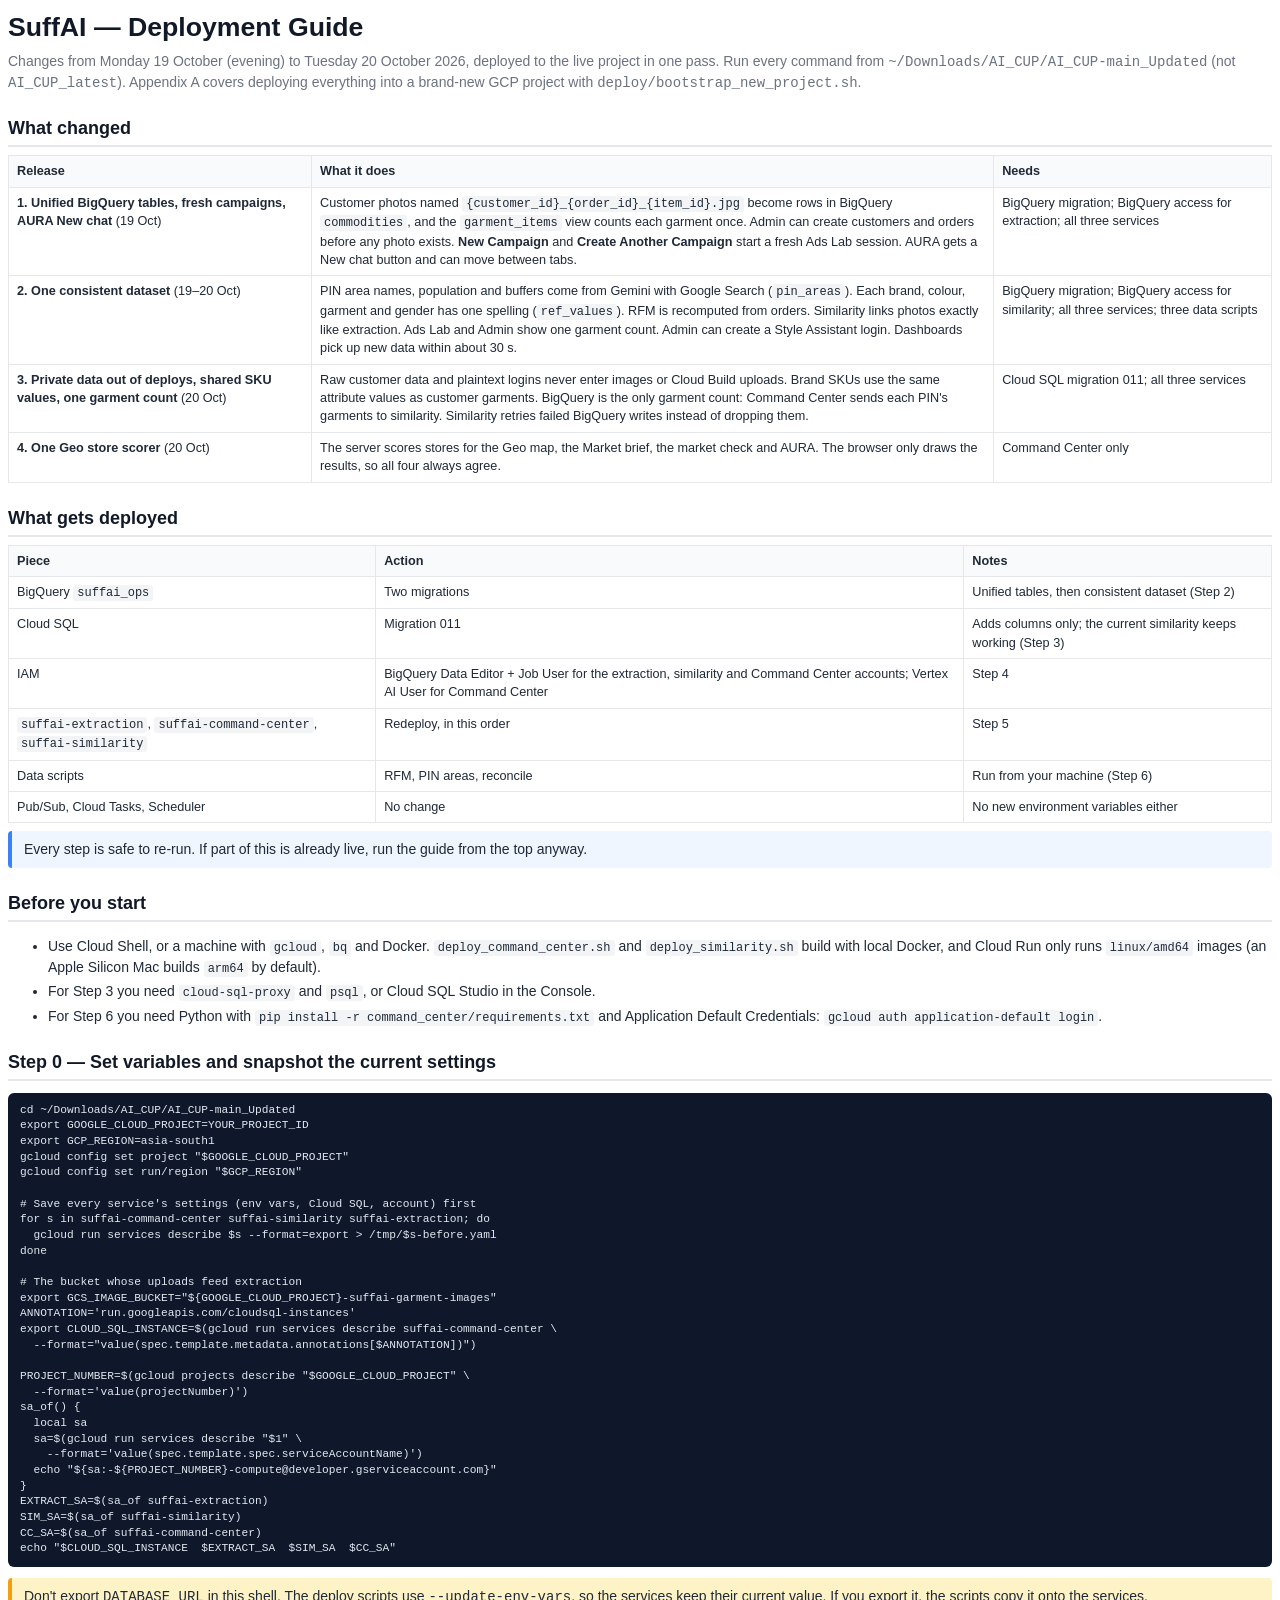
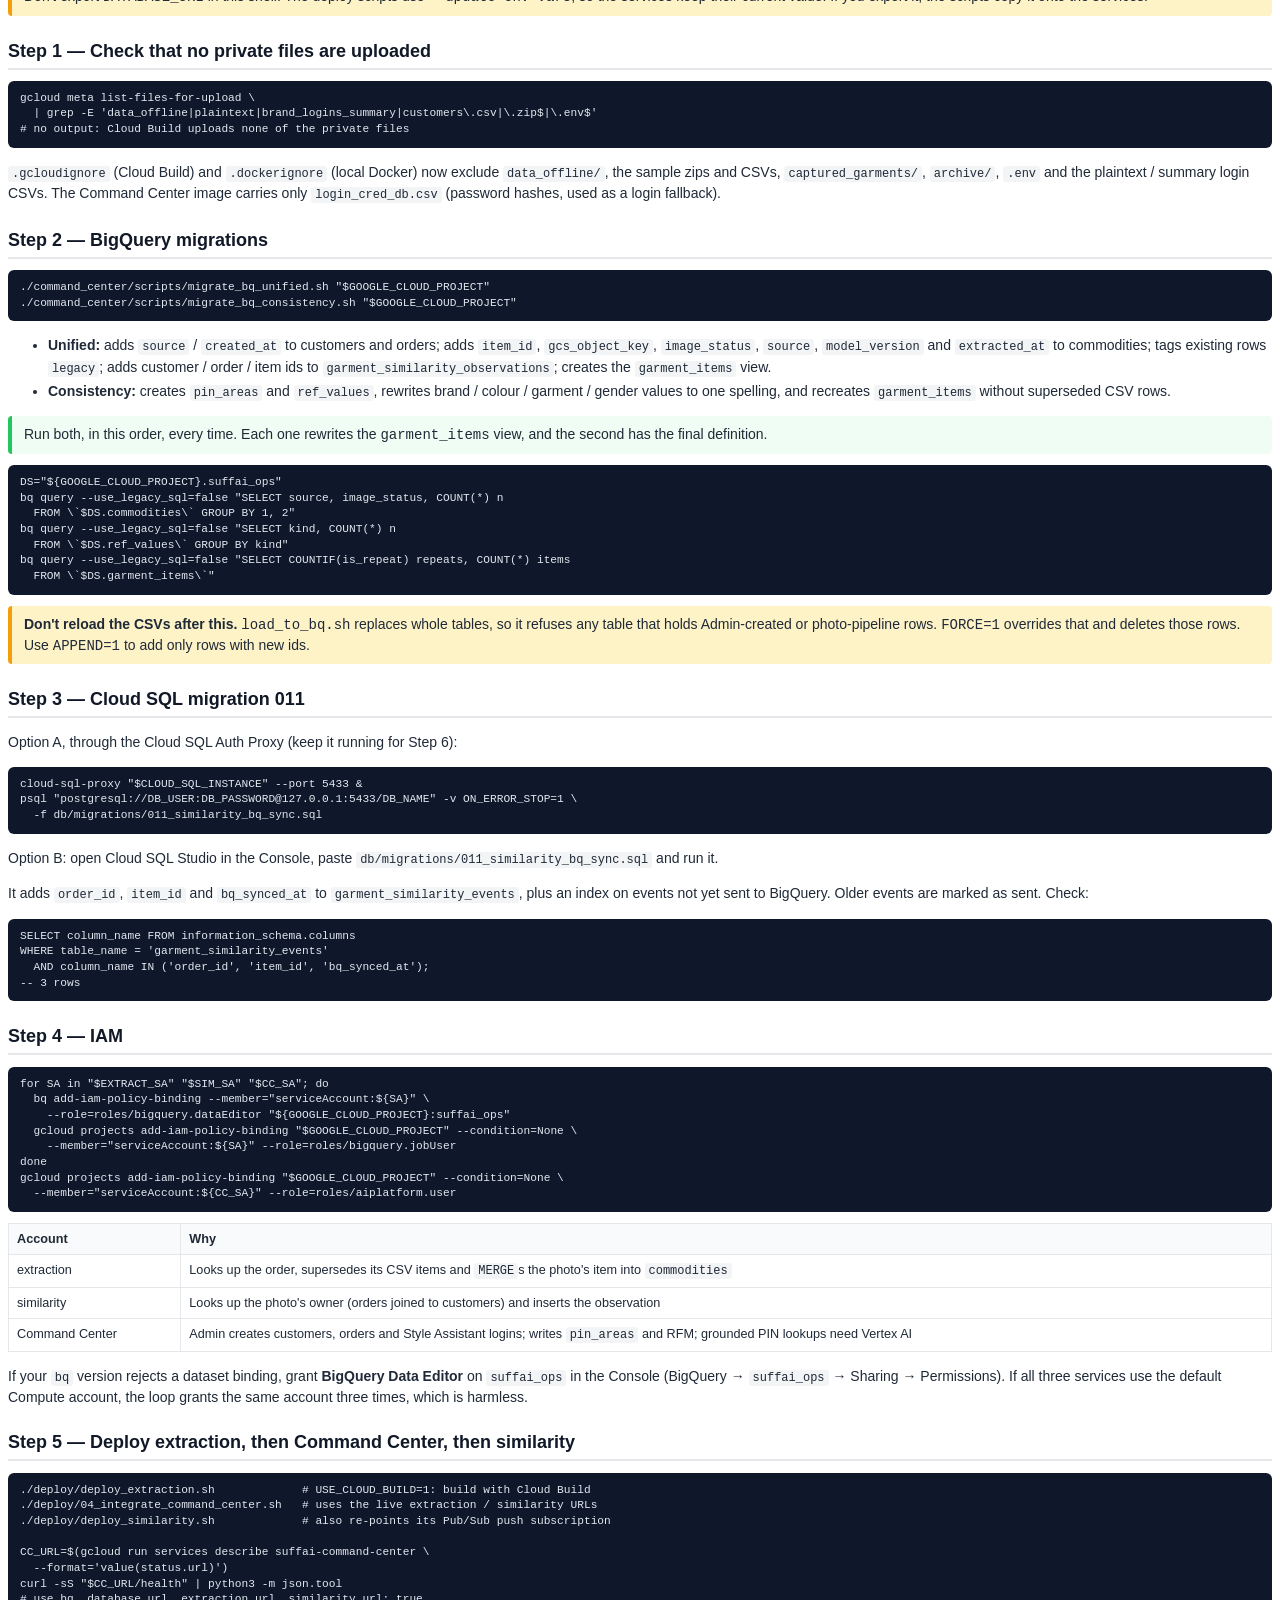
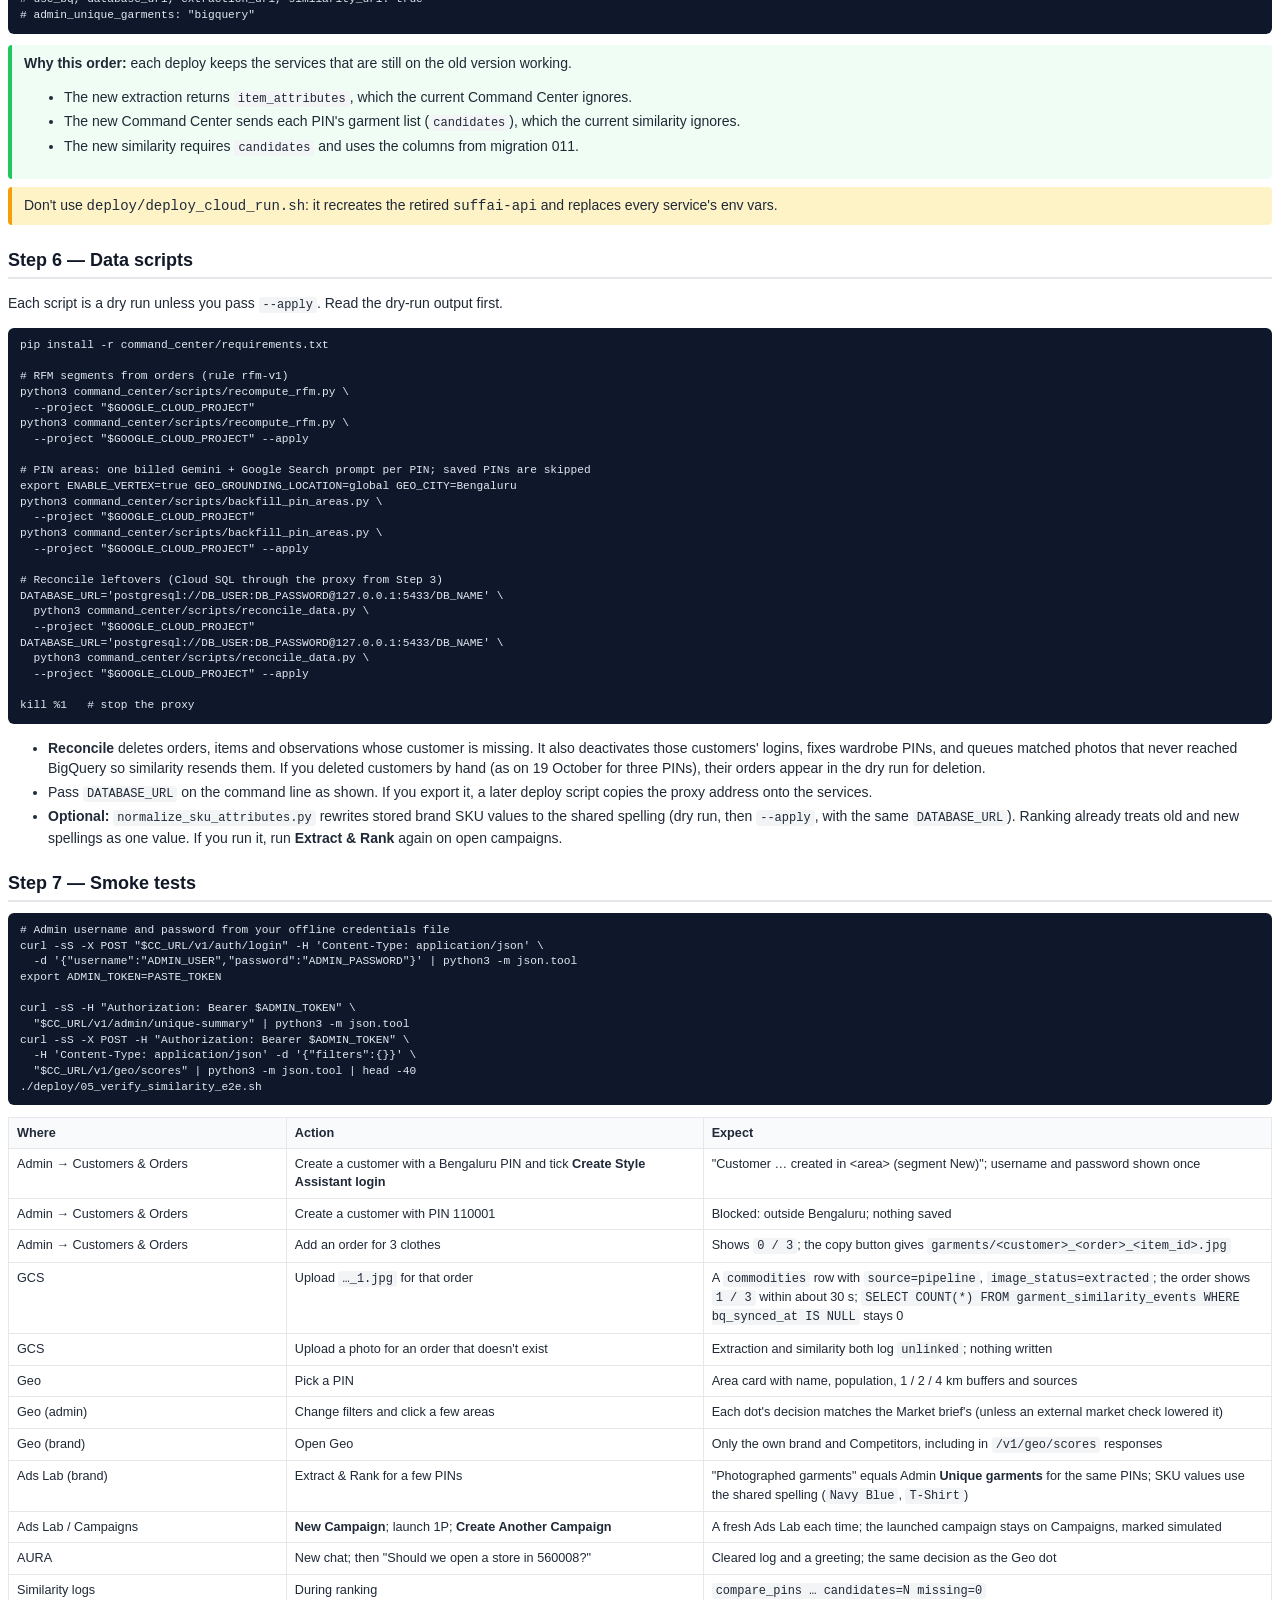
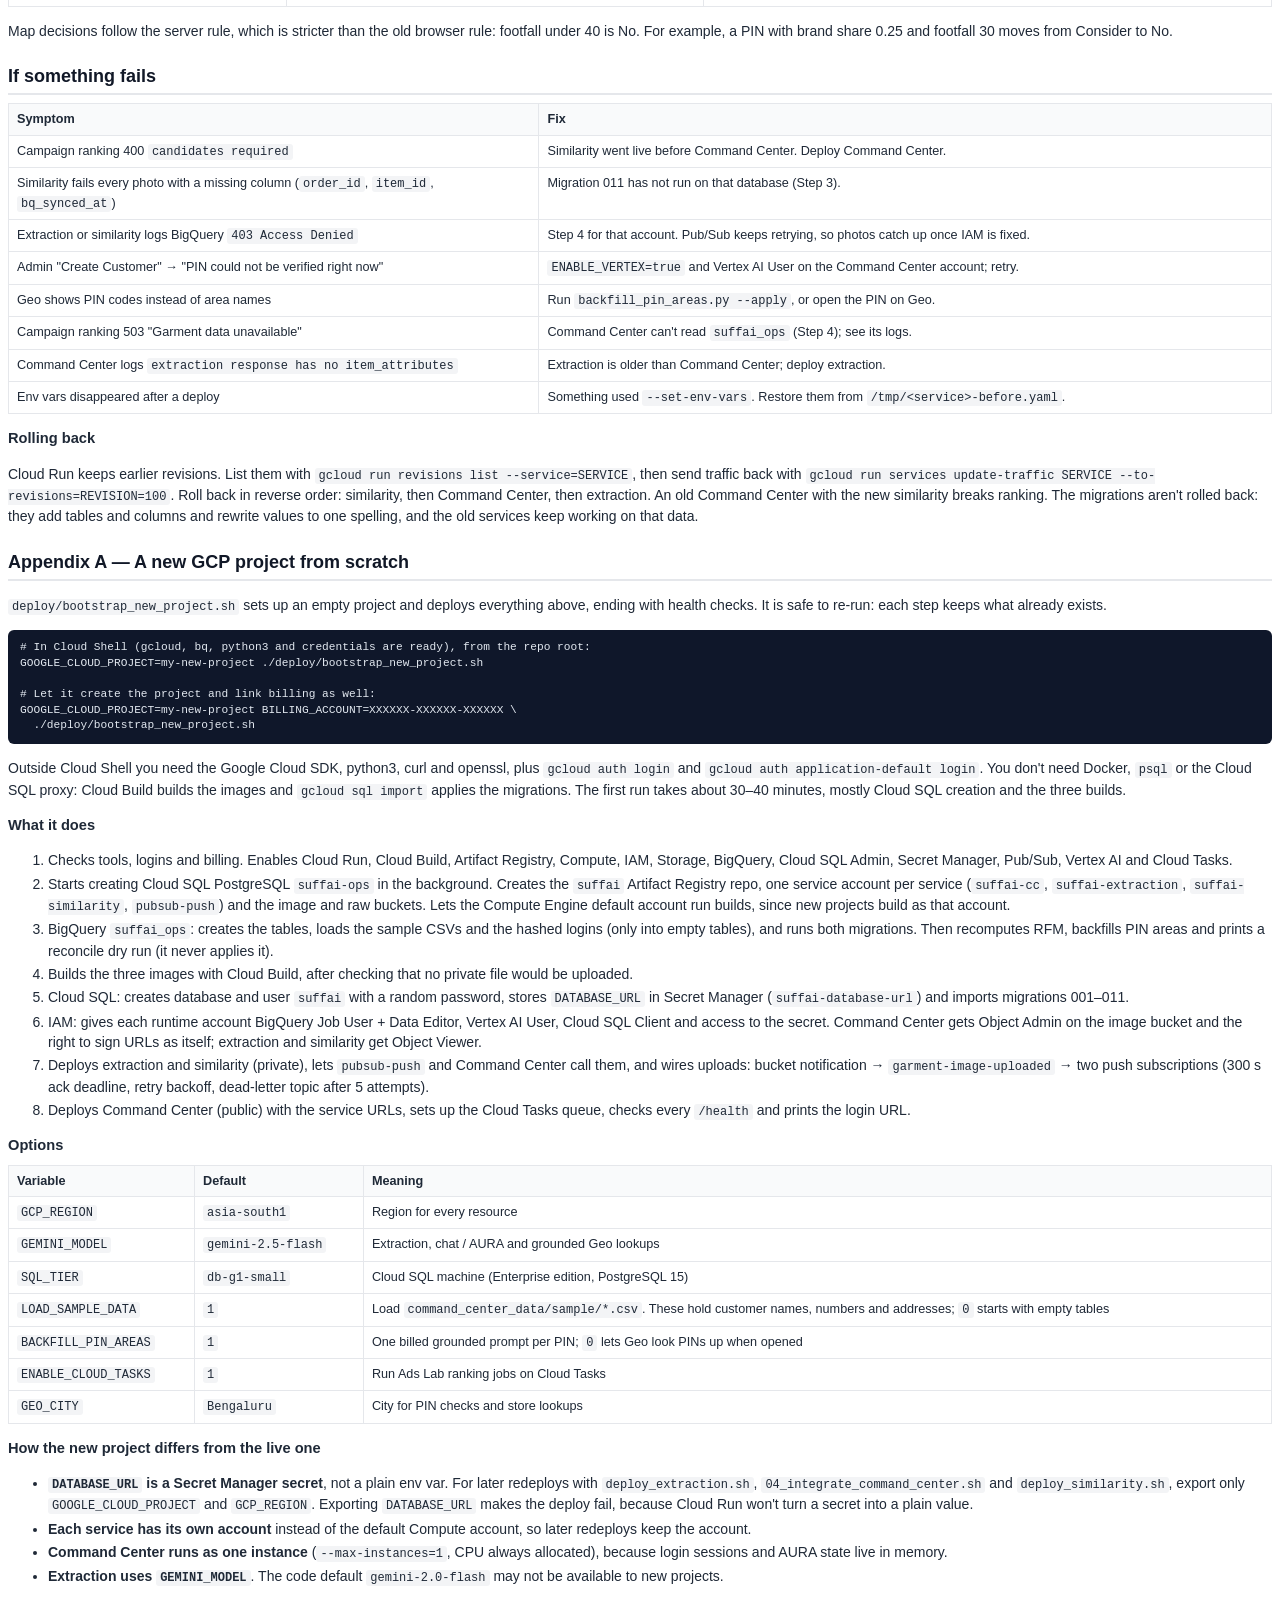
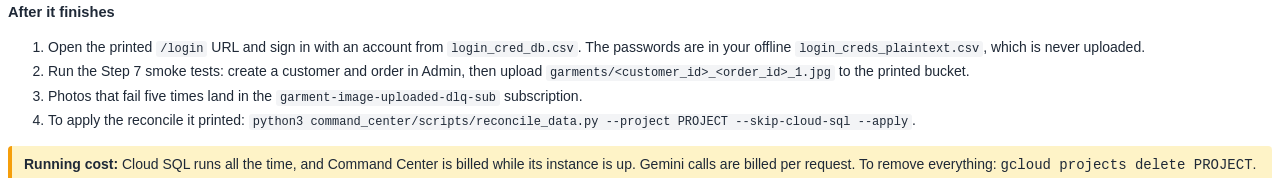
<file: docs/DEPLOY_GUIDE_OCT19_20.html>
<!DOCTYPE html>
<html lang="en">
<head>
<meta charset="utf-8">
<title>SuffAI — Deployment Guide for the 19–20 October 2026 changes</title>
<style>
  @page { size: A4; margin: 16mm 14mm; }
  body { font-family: -apple-system, "Helvetica Neue", Arial, sans-serif; color: #1f2937; font-size: 10.5pt; line-height: 1.45; }
  h1 { font-size: 20pt; margin: 0 0 4px; color: #111827; }
  .sub { color: #6b7280; margin-bottom: 14px; }
  h2 { font-size: 13.5pt; margin: 22px 0 6px; padding-bottom: 4px; border-bottom: 2px solid #e5e7eb; color: #111827; page-break-after: avoid; }
  h3 { font-size: 11pt; margin: 14px 0 4px; page-break-after: avoid; }
  pre { background: #0f172a; color: #e2e8f0; padding: 10px 12px; border-radius: 6px; font-size: 8.4pt; line-height: 1.4; white-space: pre-wrap; word-break: break-word; page-break-inside: avoid; }
  code { font-family: Menlo, Consolas, monospace; }
  p code, li code, td code { background: #f3f4f6; padding: 1px 4px; border-radius: 3px; font-size: 9pt; }
  table { border-collapse: collapse; width: 100%; margin: 8px 0; font-size: 9.5pt; page-break-inside: avoid; }
  th, td { border: 1px solid #e5e7eb; padding: 6px 8px; text-align: left; vertical-align: top; }
  th { background: #f9fafb; }
  .warn { background: #fef3c7; border-left: 4px solid #f59e0b; padding: 8px 12px; border-radius: 4px; margin: 8px 0; }
  .note { background: #eff6ff; border-left: 4px solid #3b82f6; padding: 8px 12px; border-radius: 4px; margin: 8px 0; }
  .order { background: #f0fdf4; border-left: 4px solid #22c55e; padding: 8px 12px; border-radius: 4px; margin: 8px 0; }
  ol li, ul li { margin: 3px 0; }
  .pb { page-break-before: always; }
  .keep { page-break-inside: avoid; }
  .opts td:nth-child(2) code { white-space: nowrap; }
</style>
</head>
<body>

<h1>SuffAI — Deployment Guide</h1>
<div class="sub">Changes from Monday 19 October (evening) to Tuesday 20 October 2026, deployed to the live project in one pass. Run every command from <code>~/Downloads/AI_CUP/AI_CUP-main_Updated</code> (not <code>AI_CUP_latest</code>). Appendix A covers deploying everything into a brand-new GCP project with <code>deploy/bootstrap_new_project.sh</code>.</div>

<h2>What changed</h2>
<table>
  <tr><th style="width:24%">Release</th><th>What it does</th><th style="width:22%">Needs</th></tr>
  <tr><td><b>1. Unified BigQuery tables, fresh campaigns, AURA New chat</b> (19 Oct)</td>
      <td>Customer photos named <code>{customer_id}_{order_id}_{item_id}.jpg</code> become rows in BigQuery <code>commodities</code>, and the <code>garment_items</code> view counts each garment once. Admin can create customers and orders before any photo exists. <b>New Campaign</b> and <b>Create Another Campaign</b> start a fresh Ads Lab session. AURA gets a New chat button and can move between tabs.</td>
      <td>BigQuery migration; BigQuery access for extraction; all three services</td></tr>
  <tr><td><b>2. One consistent dataset</b> (19–20 Oct)</td>
      <td>PIN area names, population and buffers come from Gemini with Google Search (<code>pin_areas</code>). Each brand, colour, garment and gender has one spelling (<code>ref_values</code>). RFM is recomputed from orders. Similarity links photos exactly like extraction. Ads Lab and Admin show one garment count. Admin can create a Style Assistant login. Dashboards pick up new data within about 30 s.</td>
      <td>BigQuery migration; BigQuery access for similarity; all three services; three data scripts</td></tr>
  <tr><td><b>3. Private data out of deploys, shared SKU values, one garment count</b> (20 Oct)</td>
      <td>Raw customer data and plaintext logins never enter images or Cloud Build uploads. Brand SKUs use the same attribute values as customer garments. BigQuery is the only garment count: Command Center sends each PIN's garments to similarity. Similarity retries failed BigQuery writes instead of dropping them.</td>
      <td>Cloud SQL migration 011; all three services</td></tr>
  <tr><td><b>4. One Geo store scorer</b> (20 Oct)</td>
      <td>The server scores stores for the Geo map, the Market brief, the market check and AURA. The browser only draws the results, so all four always agree.</td>
      <td>Command Center only</td></tr>
</table>

<h2>What gets deployed</h2>
<table>
  <tr><th>Piece</th><th>Action</th><th>Notes</th></tr>
  <tr><td>BigQuery <code>suffai_ops</code></td><td>Two migrations</td><td>Unified tables, then consistent dataset (Step 2)</td></tr>
  <tr><td>Cloud SQL</td><td>Migration 011</td><td>Adds columns only; the current similarity keeps working (Step 3)</td></tr>
  <tr><td>IAM</td><td>BigQuery Data Editor + Job User for the extraction, similarity and Command Center accounts; Vertex AI User for Command Center</td><td>Step 4</td></tr>
  <tr><td><code>suffai-extraction</code>, <code>suffai-command-center</code>, <code>suffai-similarity</code></td><td>Redeploy, in this order</td><td>Step 5</td></tr>
  <tr><td>Data scripts</td><td>RFM, PIN areas, reconcile</td><td>Run from your machine (Step 6)</td></tr>
  <tr><td>Pub/Sub, Cloud Tasks, Scheduler</td><td>No change</td><td>No new environment variables either</td></tr>
</table>
<div class="note">Every step is safe to re-run. If part of this is already live, run the guide from the top anyway.</div>

<h2>Before you start</h2>
<ul>
  <li>Use Cloud Shell, or a machine with <code>gcloud</code>, <code>bq</code> and Docker. <code>deploy_command_center.sh</code> and <code>deploy_similarity.sh</code> build with local Docker, and Cloud Run only runs <code>linux/amd64</code> images (an Apple Silicon Mac builds <code>arm64</code> by default).</li>
  <li>For Step 3 you need <code>cloud-sql-proxy</code> and <code>psql</code>, or Cloud SQL Studio in the Console.</li>
  <li>For Step 6 you need Python with <code>pip install -r command_center/requirements.txt</code> and Application Default Credentials: <code>gcloud auth application-default login</code>.</li>
</ul>

<h2>Step 0 — Set variables and snapshot the current settings</h2>
<pre><code>cd ~/Downloads/AI_CUP/AI_CUP-main_Updated
export GOOGLE_CLOUD_PROJECT=YOUR_PROJECT_ID
export GCP_REGION=asia-south1
gcloud config set project "$GOOGLE_CLOUD_PROJECT"
gcloud config set run/region "$GCP_REGION"

# Save every service's settings (env vars, Cloud SQL, account) first
for s in suffai-command-center suffai-similarity suffai-extraction; do
  gcloud run services describe $s --format=export &gt; /tmp/$s-before.yaml
done

# The bucket whose uploads feed extraction
export GCS_IMAGE_BUCKET="${GOOGLE_CLOUD_PROJECT}-suffai-garment-images"
ANNOTATION='run.googleapis.com/cloudsql-instances'
export CLOUD_SQL_INSTANCE=$(gcloud run services describe suffai-command-center \
  --format="value(spec.template.metadata.annotations[$ANNOTATION])")

PROJECT_NUMBER=$(gcloud projects describe "$GOOGLE_CLOUD_PROJECT" \
  --format='value(projectNumber)')
sa_of() {
  local sa
  sa=$(gcloud run services describe "$1" \
    --format='value(spec.template.spec.serviceAccountName)')
  echo "${sa:-${PROJECT_NUMBER}-compute@developer.gserviceaccount.com}"
}
EXTRACT_SA=$(sa_of suffai-extraction)
SIM_SA=$(sa_of suffai-similarity)
CC_SA=$(sa_of suffai-command-center)
echo "$CLOUD_SQL_INSTANCE  $EXTRACT_SA  $SIM_SA  $CC_SA"</code></pre>
<div class="warn">Don't export <code>DATABASE_URL</code> in this shell. The deploy scripts use <code>--update-env-vars</code>, so the services keep their current value. If you export it, the scripts copy it onto the services.</div>

<h2>Step 1 — Check that no private files are uploaded</h2>
<pre><code>gcloud meta list-files-for-upload \
  | grep -E 'data_offline|plaintext|brand_logins_summary|customers\.csv|\.zip$|\.env$'
# no output: Cloud Build uploads none of the private files</code></pre>
<p><code>.gcloudignore</code> (Cloud Build) and <code>.dockerignore</code> (local Docker) now exclude <code>data_offline/</code>, the sample zips and CSVs, <code>captured_garments/</code>, <code>archive/</code>, <code>.env</code> and the plaintext / summary login CSVs. The Command Center image carries only <code>login_cred_db.csv</code> (password hashes, used as a login fallback).</p>

<h2>Step 2 — BigQuery migrations</h2>
<pre><code>./command_center/scripts/migrate_bq_unified.sh "$GOOGLE_CLOUD_PROJECT"
./command_center/scripts/migrate_bq_consistency.sh "$GOOGLE_CLOUD_PROJECT"</code></pre>
<ul>
  <li><b>Unified:</b> adds <code>source</code> / <code>created_at</code> to customers and orders; adds <code>item_id</code>, <code>gcs_object_key</code>, <code>image_status</code>, <code>source</code>, <code>model_version</code> and <code>extracted_at</code> to commodities; tags existing rows <code>legacy</code>; adds customer / order / item ids to <code>garment_similarity_observations</code>; creates the <code>garment_items</code> view.</li>
  <li><b>Consistency:</b> creates <code>pin_areas</code> and <code>ref_values</code>, rewrites brand / colour / garment / gender values to one spelling, and recreates <code>garment_items</code> without superseded CSV rows.</li>
</ul>
<div class="order">Run both, in this order, every time. Each one rewrites the <code>garment_items</code> view, and the second has the final definition.</div>
<pre><code>DS="${GOOGLE_CLOUD_PROJECT}.suffai_ops"
bq query --use_legacy_sql=false "SELECT source, image_status, COUNT(*) n
  FROM \`$DS.commodities\` GROUP BY 1, 2"
bq query --use_legacy_sql=false "SELECT kind, COUNT(*) n
  FROM \`$DS.ref_values\` GROUP BY kind"
bq query --use_legacy_sql=false "SELECT COUNTIF(is_repeat) repeats, COUNT(*) items
  FROM \`$DS.garment_items\`"</code></pre>
<div class="warn"><b>Don't reload the CSVs after this.</b> <code>load_to_bq.sh</code> replaces whole tables, so it refuses any table that holds Admin-created or photo-pipeline rows. <code>FORCE=1</code> overrides that and deletes those rows. Use <code>APPEND=1</code> to add only rows with new ids.</div>

<h2>Step 3 — Cloud SQL migration 011</h2>
<p>Option A, through the Cloud SQL Auth Proxy (keep it running for Step 6):</p>
<pre><code>cloud-sql-proxy "$CLOUD_SQL_INSTANCE" --port 5433 &amp;
psql "postgresql://DB_USER:DB_PASSWORD@127.0.0.1:5433/DB_NAME" -v ON_ERROR_STOP=1 \
  -f db/migrations/011_similarity_bq_sync.sql</code></pre>
<p>Option B: open Cloud SQL Studio in the Console, paste <code>db/migrations/011_similarity_bq_sync.sql</code> and run it.</p>
<p>It adds <code>order_id</code>, <code>item_id</code> and <code>bq_synced_at</code> to <code>garment_similarity_events</code>, plus an index on events not yet sent to BigQuery. Older events are marked as sent. Check:</p>
<pre><code>SELECT column_name FROM information_schema.columns
WHERE table_name = 'garment_similarity_events'
  AND column_name IN ('order_id', 'item_id', 'bq_synced_at');
-- 3 rows</code></pre>

<h2>Step 4 — IAM</h2>
<pre><code>for SA in "$EXTRACT_SA" "$SIM_SA" "$CC_SA"; do
  bq add-iam-policy-binding --member="serviceAccount:${SA}" \
    --role=roles/bigquery.dataEditor "${GOOGLE_CLOUD_PROJECT}:suffai_ops"
  gcloud projects add-iam-policy-binding "$GOOGLE_CLOUD_PROJECT" --condition=None \
    --member="serviceAccount:${SA}" --role=roles/bigquery.jobUser
done
gcloud projects add-iam-policy-binding "$GOOGLE_CLOUD_PROJECT" --condition=None \
  --member="serviceAccount:${CC_SA}" --role=roles/aiplatform.user</code></pre>
<table>
  <tr><th>Account</th><th>Why</th></tr>
  <tr><td>extraction</td><td>Looks up the order, supersedes its CSV items and <code>MERGE</code>s the photo's item into <code>commodities</code></td></tr>
  <tr><td>similarity</td><td>Looks up the photo's owner (orders joined to customers) and inserts the observation</td></tr>
  <tr><td>Command Center</td><td>Admin creates customers, orders and Style Assistant logins; writes <code>pin_areas</code> and RFM; grounded PIN lookups need Vertex AI</td></tr>
</table>
<p>If your <code>bq</code> version rejects a dataset binding, grant <b>BigQuery Data Editor</b> on <code>suffai_ops</code> in the Console (BigQuery → <code>suffai_ops</code> → Sharing → Permissions). If all three services use the default Compute account, the loop grants the same account three times, which is harmless.</p>

<h2>Step 5 — Deploy extraction, then Command Center, then similarity</h2>
<pre><code>./deploy/deploy_extraction.sh             # USE_CLOUD_BUILD=1: build with Cloud Build
./deploy/04_integrate_command_center.sh   # uses the live extraction / similarity URLs
./deploy/deploy_similarity.sh             # also re-points its Pub/Sub push subscription

CC_URL=$(gcloud run services describe suffai-command-center \
  --format='value(status.url)')
curl -sS "$CC_URL/health" | python3 -m json.tool
# use_bq, database_url, extraction_url, similarity_url: true
# admin_unique_garments: "bigquery"</code></pre>
<div class="order"><b>Why this order:</b> each deploy keeps the services that are still on the old version working.
<ul>
  <li>The new extraction returns <code>item_attributes</code>, which the current Command Center ignores.</li>
  <li>The new Command Center sends each PIN's garment list (<code>candidates</code>), which the current similarity ignores.</li>
  <li>The new similarity requires <code>candidates</code> and uses the columns from migration 011.</li>
</ul></div>
<div class="warn">Don't use <code>deploy/deploy_cloud_run.sh</code>: it recreates the retired <code>suffai-api</code> and replaces every service's env vars.</div>

<div class="keep">
<h2>Step 6 — Data scripts</h2>
<p>Each script is a dry run unless you pass <code>--apply</code>. Read the dry-run output first.</p>
<pre><code>pip install -r command_center/requirements.txt

# RFM segments from orders (rule rfm-v1)
python3 command_center/scripts/recompute_rfm.py \
  --project "$GOOGLE_CLOUD_PROJECT"
python3 command_center/scripts/recompute_rfm.py \
  --project "$GOOGLE_CLOUD_PROJECT" --apply

# PIN areas: one billed Gemini + Google Search prompt per PIN; saved PINs are skipped
export ENABLE_VERTEX=true GEO_GROUNDING_LOCATION=global GEO_CITY=Bengaluru
python3 command_center/scripts/backfill_pin_areas.py \
  --project "$GOOGLE_CLOUD_PROJECT"
python3 command_center/scripts/backfill_pin_areas.py \
  --project "$GOOGLE_CLOUD_PROJECT" --apply

# Reconcile leftovers (Cloud SQL through the proxy from Step 3)
DATABASE_URL='postgresql://DB_USER:DB_PASSWORD@127.0.0.1:5433/DB_NAME' \
  python3 command_center/scripts/reconcile_data.py \
  --project "$GOOGLE_CLOUD_PROJECT"
DATABASE_URL='postgresql://DB_USER:DB_PASSWORD@127.0.0.1:5433/DB_NAME' \
  python3 command_center/scripts/reconcile_data.py \
  --project "$GOOGLE_CLOUD_PROJECT" --apply

kill %1   # stop the proxy</code></pre>
</div>
<ul>
  <li><b>Reconcile</b> deletes orders, items and observations whose customer is missing. It also deactivates those customers' logins, fixes wardrobe PINs, and queues matched photos that never reached BigQuery so similarity resends them. If you deleted customers by hand (as on 19 October for three PINs), their orders appear in the dry run for deletion.</li>
  <li>Pass <code>DATABASE_URL</code> on the command line as shown. If you export it, a later deploy script copies the proxy address onto the services.</li>
  <li><b>Optional:</b> <code>normalize_sku_attributes.py</code> rewrites stored brand SKU values to the shared spelling (dry run, then <code>--apply</code>, with the same <code>DATABASE_URL</code>). Ranking already treats old and new spellings as one value. If you run it, run <b>Extract &amp; Rank</b> again on open campaigns.</li>
</ul>

<h2>Step 7 — Smoke tests</h2>
<pre><code># Admin username and password from your offline credentials file
curl -sS -X POST "$CC_URL/v1/auth/login" -H 'Content-Type: application/json' \
  -d '{"username":"ADMIN_USER","password":"ADMIN_PASSWORD"}' | python3 -m json.tool
export ADMIN_TOKEN=PASTE_TOKEN

curl -sS -H "Authorization: Bearer $ADMIN_TOKEN" \
  "$CC_URL/v1/admin/unique-summary" | python3 -m json.tool
curl -sS -X POST -H "Authorization: Bearer $ADMIN_TOKEN" \
  -H 'Content-Type: application/json' -d '{"filters":{}}' \
  "$CC_URL/v1/geo/scores" | python3 -m json.tool | head -40
./deploy/05_verify_similarity_e2e.sh</code></pre>
<table>
  <tr><th style="width:22%">Where</th><th style="width:33%">Action</th><th>Expect</th></tr>
  <tr><td>Admin → Customers &amp; Orders</td><td>Create a customer with a Bengaluru PIN and tick <b>Create Style Assistant login</b></td><td>"Customer … created in &lt;area&gt; (segment New)"; username and password shown once</td></tr>
  <tr><td>Admin → Customers &amp; Orders</td><td>Create a customer with PIN 110001</td><td>Blocked: outside Bengaluru; nothing saved</td></tr>
  <tr><td>Admin → Customers &amp; Orders</td><td>Add an order for 3 clothes</td><td>Shows <code>0 / 3</code>; the copy button gives <code>garments/&lt;customer&gt;_&lt;order&gt;_&lt;item_id&gt;.jpg</code></td></tr>
  <tr><td>GCS</td><td>Upload <code>…_1.jpg</code> for that order</td><td>A <code>commodities</code> row with <code>source=pipeline</code>, <code>image_status=extracted</code>; the order shows <code>1 / 3</code> within about 30 s; <code>SELECT COUNT(*) FROM garment_similarity_events WHERE bq_synced_at IS NULL</code> stays 0</td></tr>
  <tr><td>GCS</td><td>Upload a photo for an order that doesn't exist</td><td>Extraction and similarity both log <code>unlinked</code>; nothing written</td></tr>
  <tr><td>Geo</td><td>Pick a PIN</td><td>Area card with name, population, 1 / 2 / 4 km buffers and sources</td></tr>
  <tr><td>Geo (admin)</td><td>Change filters and click a few areas</td><td>Each dot's decision matches the Market brief's (unless an external market check lowered it)</td></tr>
  <tr><td>Geo (brand)</td><td>Open Geo</td><td>Only the own brand and Competitors, including in <code>/v1/geo/scores</code> responses</td></tr>
  <tr><td>Ads Lab (brand)</td><td>Extract &amp; Rank for a few PINs</td><td>"Photographed garments" equals Admin <b>Unique garments</b> for the same PINs; SKU values use the shared spelling (<code>Navy Blue</code>, <code>T-Shirt</code>)</td></tr>
  <tr><td>Ads Lab / Campaigns</td><td><b>New Campaign</b>; launch 1P; <b>Create Another Campaign</b></td><td>A fresh Ads Lab each time; the launched campaign stays on Campaigns, marked simulated</td></tr>
  <tr><td>AURA</td><td>New chat; then "Should we open a store in 560008?"</td><td>Cleared log and a greeting; the same decision as the Geo dot</td></tr>
  <tr><td>Similarity logs</td><td>During ranking</td><td><code>compare_pins … candidates=N missing=0</code></td></tr>
</table>
<p>Map decisions follow the server rule, which is stricter than the old browser rule: footfall under 40 is No. For example, a PIN with brand share 0.25 and footfall 30 moves from Consider to No.</p>

<h2>If something fails</h2>
<table>
  <tr><th style="width:42%">Symptom</th><th>Fix</th></tr>
  <tr><td>Campaign ranking 400 <code>candidates required</code></td><td>Similarity went live before Command Center. Deploy Command Center.</td></tr>
  <tr><td>Similarity fails every photo with a missing column (<code>order_id</code>, <code>item_id</code>, <code>bq_synced_at</code>)</td><td>Migration 011 has not run on that database (Step 3).</td></tr>
  <tr><td>Extraction or similarity logs BigQuery <code>403 Access Denied</code></td><td>Step 4 for that account. Pub/Sub keeps retrying, so photos catch up once IAM is fixed.</td></tr>
  <tr><td>Admin "Create Customer" → "PIN could not be verified right now"</td><td><code>ENABLE_VERTEX=true</code> and Vertex AI User on the Command Center account; retry.</td></tr>
  <tr><td>Geo shows PIN codes instead of area names</td><td>Run <code>backfill_pin_areas.py --apply</code>, or open the PIN on Geo.</td></tr>
  <tr><td>Campaign ranking 503 "Garment data unavailable"</td><td>Command Center can't read <code>suffai_ops</code> (Step 4); see its logs.</td></tr>
  <tr><td>Command Center logs <code>extraction response has no item_attributes</code></td><td>Extraction is older than Command Center; deploy extraction.</td></tr>
  <tr><td>Env vars disappeared after a deploy</td><td>Something used <code>--set-env-vars</code>. Restore them from <code>/tmp/&lt;service&gt;-before.yaml</code>.</td></tr>
</table>
<h3>Rolling back</h3>
<p>Cloud Run keeps earlier revisions. List them with <code>gcloud run revisions list --service=SERVICE</code>, then send traffic back with <code>gcloud run services update-traffic SERVICE --to-revisions=REVISION=100</code>. Roll back in reverse order: similarity, then Command Center, then extraction. An old Command Center with the new similarity breaks ranking. The migrations aren't rolled back: they add tables and columns and rewrite values to one spelling, and the old services keep working on that data.</p>

<h2 class="pb">Appendix A — A new GCP project from scratch</h2>
<p><code>deploy/bootstrap_new_project.sh</code> sets up an empty project and deploys everything above, ending with health checks. It is safe to re-run: each step keeps what already exists.</p>
<pre><code># In Cloud Shell (gcloud, bq, python3 and credentials are ready), from the repo root:
GOOGLE_CLOUD_PROJECT=my-new-project ./deploy/bootstrap_new_project.sh

# Let it create the project and link billing as well:
GOOGLE_CLOUD_PROJECT=my-new-project BILLING_ACCOUNT=XXXXXX-XXXXXX-XXXXXX \
  ./deploy/bootstrap_new_project.sh</code></pre>
<p>Outside Cloud Shell you need the Google Cloud SDK, python3, curl and openssl, plus <code>gcloud auth login</code> and <code>gcloud auth application-default login</code>. You don't need Docker, <code>psql</code> or the Cloud SQL proxy: Cloud Build builds the images and <code>gcloud sql import</code> applies the migrations. The first run takes about 30–40 minutes, mostly Cloud SQL creation and the three builds.</p>

<h3>What it does</h3>
<ol>
  <li>Checks tools, logins and billing. Enables Cloud Run, Cloud Build, Artifact Registry, Compute, IAM, Storage, BigQuery, Cloud SQL Admin, Secret Manager, Pub/Sub, Vertex AI and Cloud Tasks.</li>
  <li>Starts creating Cloud SQL PostgreSQL <code>suffai-ops</code> in the background. Creates the <code>suffai</code> Artifact Registry repo, one service account per service (<code>suffai-cc</code>, <code>suffai-extraction</code>, <code>suffai-similarity</code>, <code>pubsub-push</code>) and the image and raw buckets. Lets the Compute Engine default account run builds, since new projects build as that account.</li>
  <li>BigQuery <code>suffai_ops</code>: creates the tables, loads the sample CSVs and the hashed logins (only into empty tables), and runs both migrations. Then recomputes RFM, backfills PIN areas and prints a reconcile dry run (it never applies it).</li>
  <li>Builds the three images with Cloud Build, after checking that no private file would be uploaded.</li>
  <li>Cloud SQL: creates database and user <code>suffai</code> with a random password, stores <code>DATABASE_URL</code> in Secret Manager (<code>suffai-database-url</code>) and imports migrations 001–011.</li>
  <li>IAM: gives each runtime account BigQuery Job User + Data Editor, Vertex AI User, Cloud SQL Client and access to the secret. Command Center gets Object Admin on the image bucket and the right to sign URLs as itself; extraction and similarity get Object Viewer.</li>
  <li>Deploys extraction and similarity (private), lets <code>pubsub-push</code> and Command Center call them, and wires uploads: bucket notification → <code>garment-image-uploaded</code> → two push subscriptions (300 s ack deadline, retry backoff, dead-letter topic after 5 attempts).</li>
  <li>Deploys Command Center (public) with the service URLs, sets up the Cloud Tasks queue, checks every <code>/health</code> and prints the login URL.</li>
</ol>

<h3>Options</h3>
<table class="opts">
  <tr><th>Variable</th><th>Default</th><th>Meaning</th></tr>
  <tr><td><code>GCP_REGION</code></td><td><code>asia-south1</code></td><td>Region for every resource</td></tr>
  <tr><td><code>GEMINI_MODEL</code></td><td><code>gemini-2.5-flash</code></td><td>Extraction, chat / AURA and grounded Geo lookups</td></tr>
  <tr><td><code>SQL_TIER</code></td><td><code>db-g1-small</code></td><td>Cloud SQL machine (Enterprise edition, PostgreSQL 15)</td></tr>
  <tr><td><code>LOAD_SAMPLE_DATA</code></td><td><code>1</code></td><td>Load <code>command_center_data/sample/*.csv</code>. These hold customer names, numbers and addresses; <code>0</code> starts with empty tables</td></tr>
  <tr><td><code>BACKFILL_PIN_AREAS</code></td><td><code>1</code></td><td>One billed grounded prompt per PIN; <code>0</code> lets Geo look PINs up when opened</td></tr>
  <tr><td><code>ENABLE_CLOUD_TASKS</code></td><td><code>1</code></td><td>Run Ads Lab ranking jobs on Cloud Tasks</td></tr>
  <tr><td><code>GEO_CITY</code></td><td><code>Bengaluru</code></td><td>City for PIN checks and store lookups</td></tr>
</table>

<h3>How the new project differs from the live one</h3>
<ul>
  <li><b><code>DATABASE_URL</code> is a Secret Manager secret</b>, not a plain env var. For later redeploys with <code>deploy_extraction.sh</code>, <code>04_integrate_command_center.sh</code> and <code>deploy_similarity.sh</code>, export only <code>GOOGLE_CLOUD_PROJECT</code> and <code>GCP_REGION</code>. Exporting <code>DATABASE_URL</code> makes the deploy fail, because Cloud Run won't turn a secret into a plain value.</li>
  <li><b>Each service has its own account</b> instead of the default Compute account, so later redeploys keep the account.</li>
  <li><b>Command Center runs as one instance</b> (<code>--max-instances=1</code>, CPU always allocated), because login sessions and AURA state live in memory.</li>
  <li><b>Extraction uses <code>GEMINI_MODEL</code></b>. The code default <code>gemini-2.0-flash</code> may not be available to new projects.</li>
</ul>

<h3>After it finishes</h3>
<ol>
  <li>Open the printed <code>/login</code> URL and sign in with an account from <code>login_cred_db.csv</code>. The passwords are in your offline <code>login_creds_plaintext.csv</code>, which is never uploaded.</li>
  <li>Run the Step 7 smoke tests: create a customer and order in Admin, then upload <code>garments/&lt;customer_id&gt;_&lt;order_id&gt;_1.jpg</code> to the printed bucket.</li>
  <li>Photos that fail five times land in the <code>garment-image-uploaded-dlq-sub</code> subscription.</li>
  <li>To apply the reconcile it printed: <code>python3 command_center/scripts/reconcile_data.py --project PROJECT --skip-cloud-sql --apply</code>.</li>
</ol>
<div class="warn"><b>Running cost:</b> Cloud SQL runs all the time, and Command Center is billed while its instance is up. Gemini calls are billed per request. To remove everything: <code>gcloud projects delete PROJECT</code>.</div>
<div class="note"><b>Organization policies:</b> if <code>/health</code> returns 403, a policy is blocking public (<code>allUsers</code>) access to Cloud Run. If Cloud SQL creation fails, a policy may block public IP. Personal accounts without an organization have neither.</div>

</body>
</html>
</file>
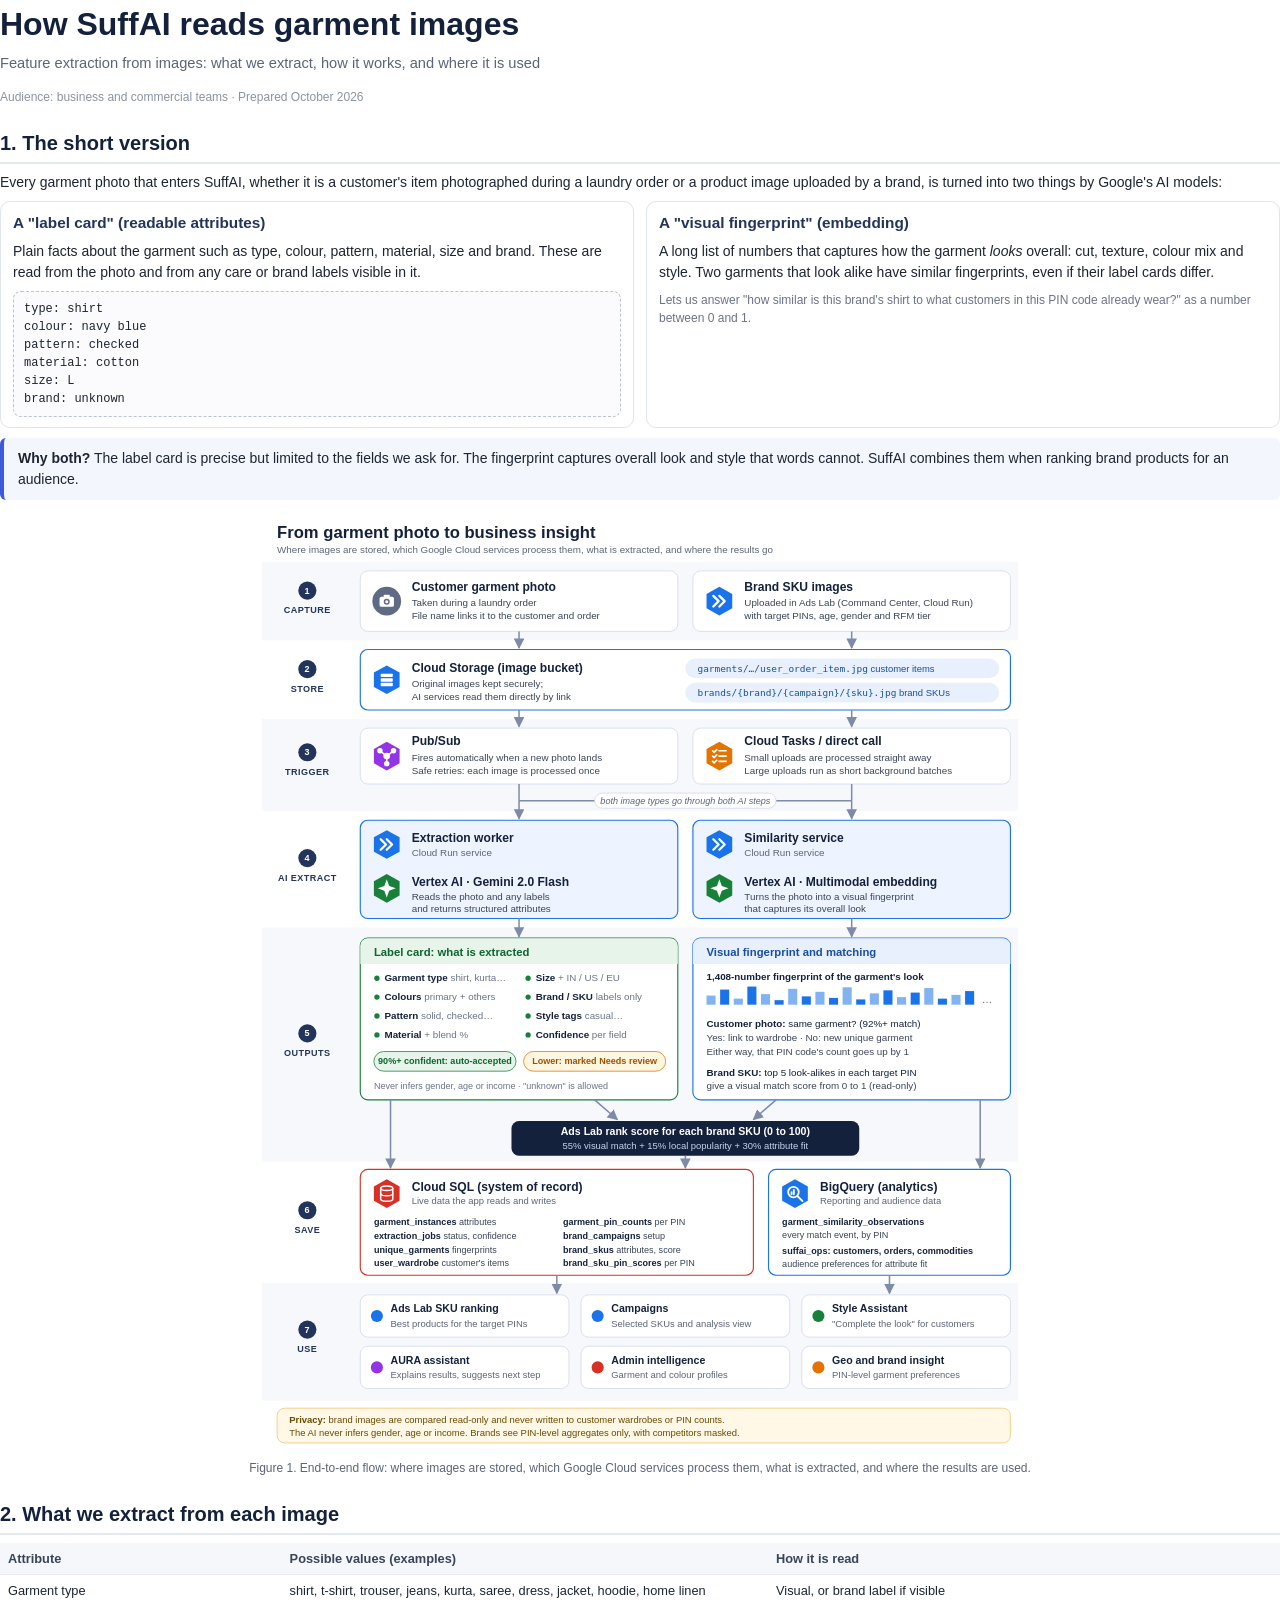
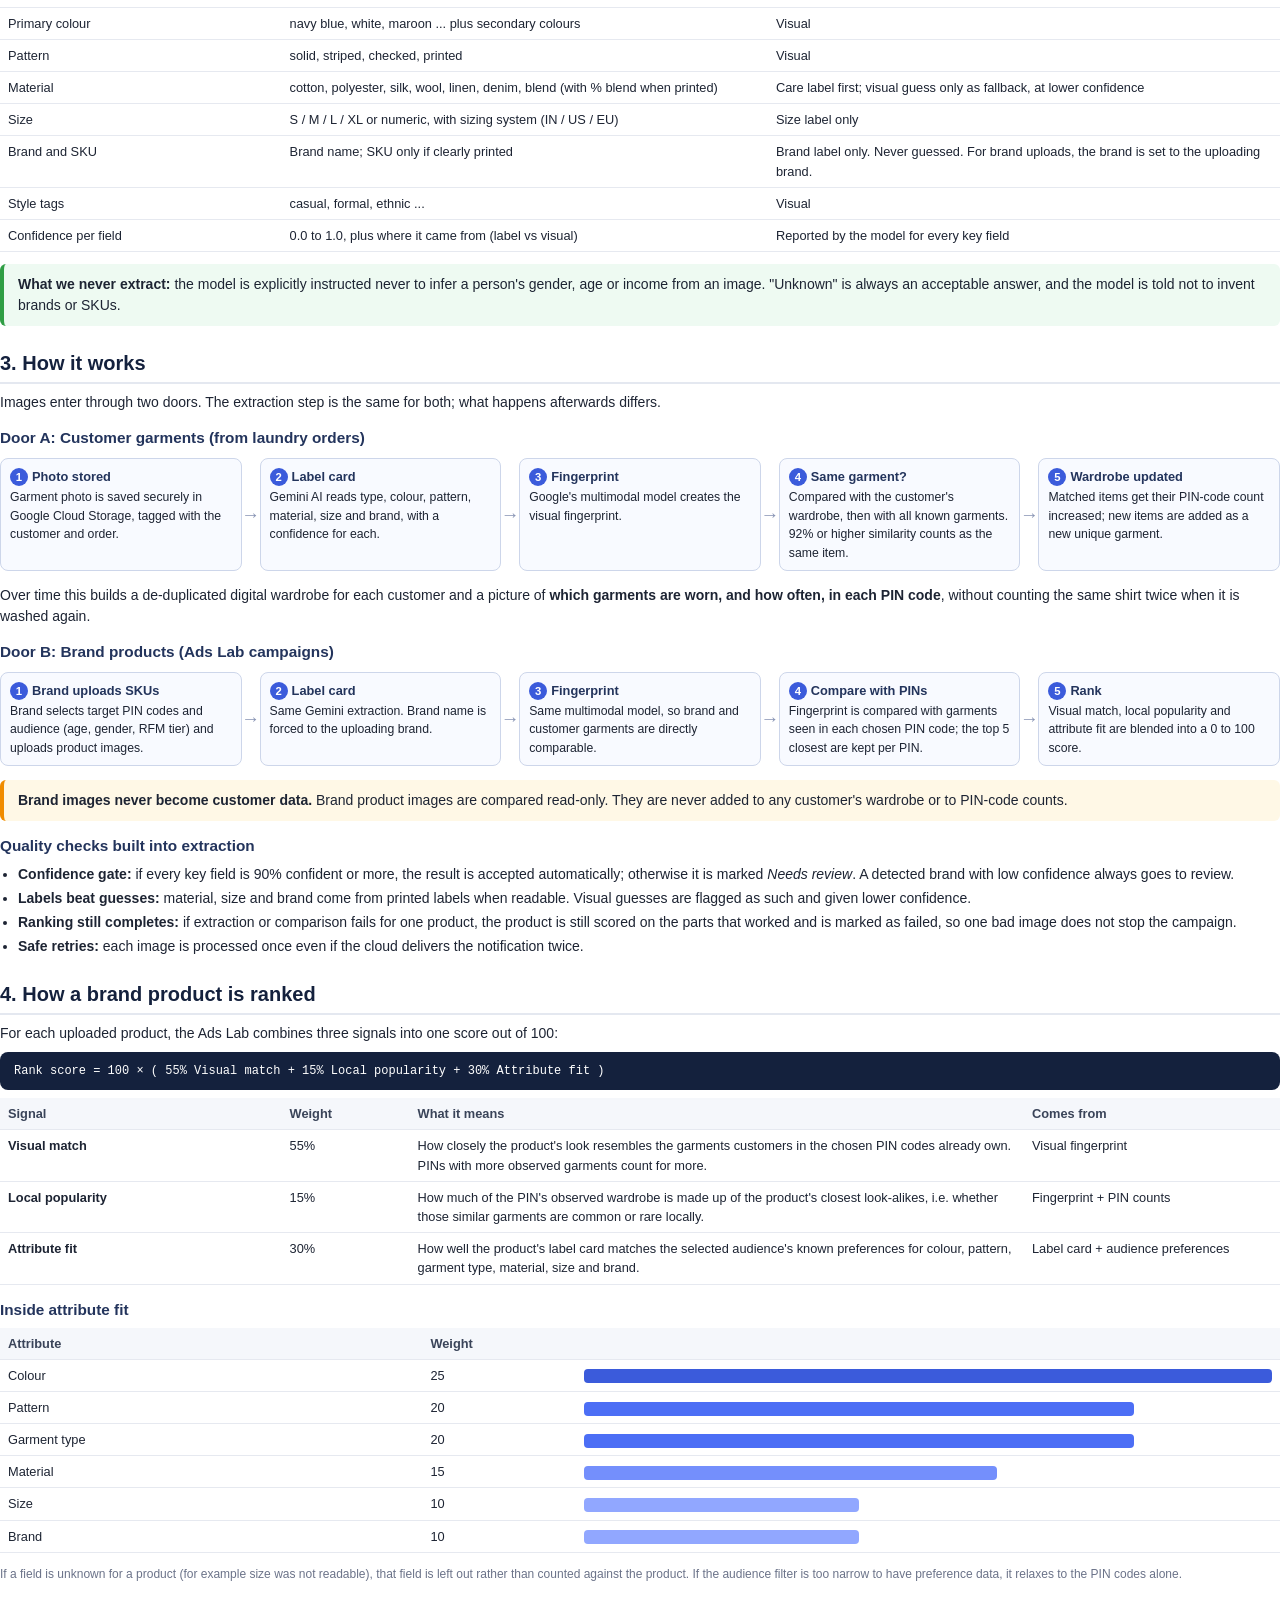
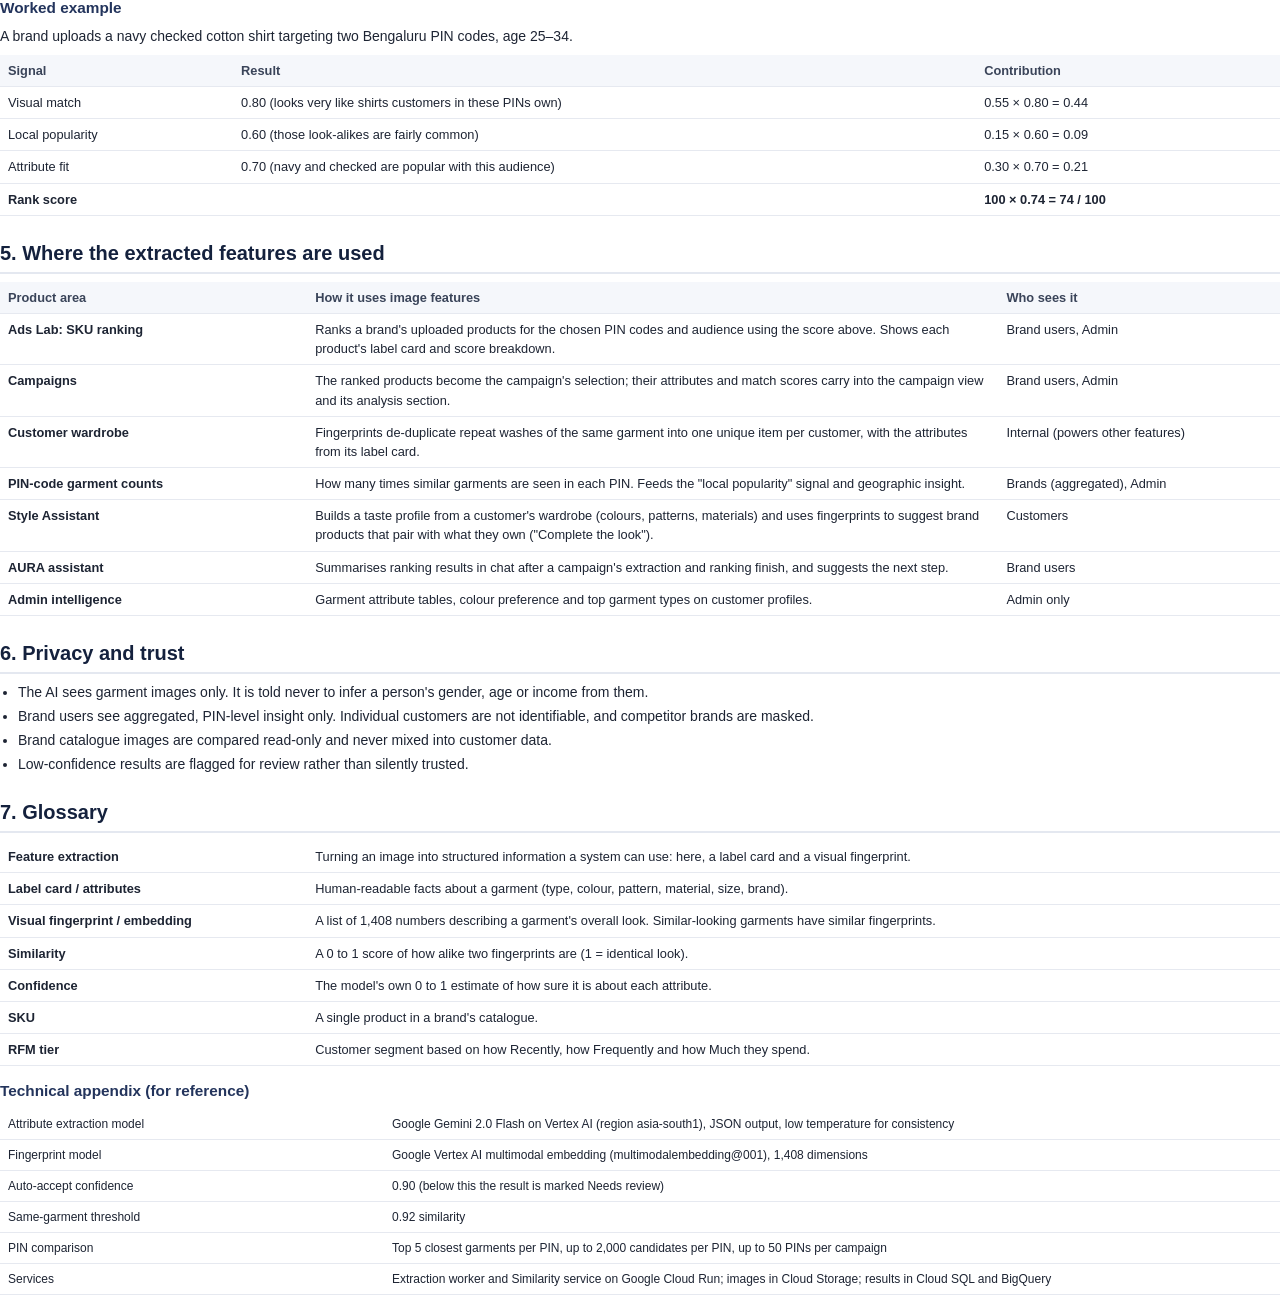
<file: docs/FEATURE_EXTRACTION_GUIDE.html>
<!doctype html>
<html lang="en">
<head>
<meta charset="utf-8" />
<title>SuffAI - How we read garment images</title>
<style>
  @page { size: A4; margin: 16mm 15mm 16mm 15mm; }
  * { box-sizing: border-box; }
  body { font-family: -apple-system, "Helvetica Neue", Arial, sans-serif; color: #1d2433; font-size: 10.5pt; line-height: 1.5; margin: 0; }
  h1 { font-size: 24pt; margin: 0 0 4px; color: #14213d; }
  h2 { font-size: 15pt; color: #14213d; margin: 22px 0 8px; padding-bottom: 4px; border-bottom: 2px solid #e4e8f0; }
  h3 { font-size: 11.5pt; margin: 14px 0 6px; color: #23345c; }
  p { margin: 0 0 8px; }
  .sub { color: #5b6478; font-size: 11pt; margin-bottom: 14px; }
  .meta { color: #8a92a5; font-size: 9pt; }
  .page-break { page-break-before: always; }
  .callout { background: #f3f6fc; border-left: 4px solid #3b5bdb; padding: 10px 14px; border-radius: 6px; margin: 10px 0 12px; }
  .callout.green { background: #eefaf2; border-color: #2f9e44; }
  .callout.amber { background: #fff8e6; border-color: #f08c00; }
  .two { display: flex; gap: 12px; }
  .two > div { flex: 1; }
  .card { border: 1px solid #dfe4ee; border-radius: 10px; padding: 10px 12px; background: #fff; }
  .card h3 { margin-top: 0; }
  table { width: 100%; border-collapse: collapse; margin: 6px 0 12px; font-size: 9.6pt; }
  th, td { text-align: left; padding: 6px 8px; border-bottom: 1px solid #e6e9f0; vertical-align: top; }
  th { background: #f5f7fb; color: #3a4459; font-weight: 600; }
  tr { page-break-inside: avoid; }
  .flow { display: flex; align-items: stretch; gap: 0; margin: 8px 0 14px; }
  .step { flex: 1; border: 1px solid #cdd6ea; background: #f8faff; border-radius: 8px; padding: 8px 9px; font-size: 9.2pt; }
  .step b { display: block; color: #23345c; margin-bottom: 2px; font-size: 9.6pt; }
  .arrow { width: 18px; display: flex; align-items: center; justify-content: center; color: #8a96b5; font-size: 14pt; }
  .num { display: inline-block; width: 18px; height: 18px; line-height: 18px; text-align: center; border-radius: 50%; background: #3b5bdb; color: #fff; font-size: 8.5pt; margin-right: 4px; }
  .formula { font-family: Menlo, Consolas, monospace; background: #14213d; color: #fff; padding: 10px 14px; border-radius: 8px; font-size: 9pt; margin: 8px 0; white-space: nowrap; }
  h2, h3 { break-after: avoid; page-break-after: avoid; }
  .flow, .callout, .card, .formula, ul, .keep { break-inside: avoid; page-break-inside: avoid; }
  .bar { height: 14px; border-radius: 4px; display: inline-block; vertical-align: middle; }
  ul { margin: 4px 0 10px 18px; padding: 0; }
  li { margin-bottom: 3px; }
  .label-card { font-family: Menlo, Consolas, monospace; font-size: 9pt; background: #fbfbfd; border: 1px dashed #b9c2d6; border-radius: 8px; padding: 8px 10px; }
  .muted { color: #6b7389; }
  .small { font-size: 9pt; }
  .figure { text-align: center; break-inside: avoid; page-break-inside: avoid; }
  .figure img { width: 100%; max-height: 248mm; object-fit: contain; }
  .caption { font-size: 9pt; color: #5b6478; margin-top: 4px; }
</style>
</head>
<body>

<h1>How SuffAI reads garment images</h1>
<div class="sub">Feature extraction from images: what we extract, how it works, and where it is used</div>
<div class="meta">Audience: business and commercial teams &middot; Prepared October 2026</div>

<h2>1. The short version</h2>
<p>Every garment photo that enters SuffAI, whether it is a customer's item photographed during a laundry order or a product image uploaded by a brand, is turned into two things by Google's AI models:</p>
<div class="two">
  <div class="card">
    <h3>A "label card" (readable attributes)</h3>
    <p>Plain facts about the garment such as type, colour, pattern, material, size and brand. These are read from the photo and from any care or brand labels visible in it.</p>
    <div class="label-card">type: shirt<br>colour: navy blue<br>pattern: checked<br>material: cotton<br>size: L<br>brand: unknown</div>
  </div>
  <div class="card">
    <h3>A "visual fingerprint" (embedding)</h3>
    <p>A long list of numbers that captures how the garment <i>looks</i> overall: cut, texture, colour mix and style. Two garments that look alike have similar fingerprints, even if their label cards differ.</p>
    <p class="muted small">Lets us answer "how similar is this brand's shirt to what customers in this PIN code already wear?" as a number between 0 and 1.</p>
  </div>
</div>
<div class="callout">
  <b>Why both?</b> The label card is precise but limited to the fields we ask for. The fingerprint captures overall look and style that words cannot. SuffAI combines them when ranking brand products for an audience.
</div>

<div class="page-break"></div>
<div class="figure">
  <img src="assets/feature_extraction_flow.svg" alt="End-to-end flow from garment photo to business insight" />
  <div class="caption">Figure 1. End-to-end flow: where images are stored, which Google Cloud services process them, what is extracted, and where the results are used.</div>
</div>

<div class="page-break"></div>
<h2>2. What we extract from each image</h2>
<table>
  <thead><tr><th style="width:22%">Attribute</th><th style="width:38%">Possible values (examples)</th><th>How it is read</th></tr></thead>
  <tbody>
    <tr><td>Garment type</td><td>shirt, t-shirt, trouser, jeans, kurta, saree, dress, jacket, hoodie, home linen</td><td>Visual, or brand label if visible</td></tr>
    <tr><td>Primary colour</td><td>navy blue, white, maroon ... plus secondary colours</td><td>Visual</td></tr>
    <tr><td>Pattern</td><td>solid, striped, checked, printed</td><td>Visual</td></tr>
    <tr><td>Material</td><td>cotton, polyester, silk, wool, linen, denim, blend (with % blend when printed)</td><td>Care label first; visual guess only as fallback, at lower confidence</td></tr>
    <tr><td>Size</td><td>S / M / L / XL or numeric, with sizing system (IN / US / EU)</td><td>Size label only</td></tr>
    <tr><td>Brand and SKU</td><td>Brand name; SKU only if clearly printed</td><td>Brand label only. Never guessed. For brand uploads, the brand is set to the uploading brand.</td></tr>
    <tr><td>Style tags</td><td>casual, formal, ethnic ...</td><td>Visual</td></tr>
    <tr><td>Confidence per field</td><td>0.0 to 1.0, plus where it came from (label vs visual)</td><td>Reported by the model for every key field</td></tr>
  </tbody>
</table>
<div class="callout green">
  <b>What we never extract:</b> the model is explicitly instructed never to infer a person's gender, age or income from an image. "Unknown" is always an acceptable answer, and the model is told not to invent brands or SKUs.
</div>

<h2>3. How it works</h2>
<p>Images enter through two doors. The extraction step is the same for both; what happens afterwards differs.</p>

<h3>Door A: Customer garments (from laundry orders)</h3>
<div class="flow">
  <div class="step"><b><span class="num">1</span>Photo stored</b>Garment photo is saved securely in Google Cloud Storage, tagged with the customer and order.</div>
  <div class="arrow">&rarr;</div>
  <div class="step"><b><span class="num">2</span>Label card</b>Gemini AI reads type, colour, pattern, material, size and brand, with a confidence for each.</div>
  <div class="arrow">&rarr;</div>
  <div class="step"><b><span class="num">3</span>Fingerprint</b>Google's multimodal model creates the visual fingerprint.</div>
  <div class="arrow">&rarr;</div>
  <div class="step"><b><span class="num">4</span>Same garment?</b>Compared with the customer's wardrobe, then with all known garments. 92% or higher similarity counts as the same item.</div>
  <div class="arrow">&rarr;</div>
  <div class="step"><b><span class="num">5</span>Wardrobe updated</b>Matched items get their PIN-code count increased; new items are added as a new unique garment.</div>
</div>
<p>Over time this builds a de-duplicated digital wardrobe for each customer and a picture of <b>which garments are worn, and how often, in each PIN code</b>, without counting the same shirt twice when it is washed again.</p>

<h3>Door B: Brand products (Ads Lab campaigns)</h3>
<div class="flow">
  <div class="step"><b><span class="num">1</span>Brand uploads SKUs</b>Brand selects target PIN codes and audience (age, gender, RFM tier) and uploads product images.</div>
  <div class="arrow">&rarr;</div>
  <div class="step"><b><span class="num">2</span>Label card</b>Same Gemini extraction. Brand name is forced to the uploading brand.</div>
  <div class="arrow">&rarr;</div>
  <div class="step"><b><span class="num">3</span>Fingerprint</b>Same multimodal model, so brand and customer garments are directly comparable.</div>
  <div class="arrow">&rarr;</div>
  <div class="step"><b><span class="num">4</span>Compare with PINs</b>Fingerprint is compared with garments seen in each chosen PIN code; the top 5 closest are kept per PIN.</div>
  <div class="arrow">&rarr;</div>
  <div class="step"><b><span class="num">5</span>Rank</b>Visual match, local popularity and attribute fit are blended into a 0 to 100 score.</div>
</div>
<div class="callout amber">
  <b>Brand images never become customer data.</b> Brand product images are compared read-only. They are never added to any customer's wardrobe or to PIN-code counts.
</div>

<h3>Quality checks built into extraction</h3>
<ul>
  <li><b>Confidence gate:</b> if every key field is 90% confident or more, the result is accepted automatically; otherwise it is marked <i>Needs review</i>. A detected brand with low confidence always goes to review.</li>
  <li><b>Labels beat guesses:</b> material, size and brand come from printed labels when readable. Visual guesses are flagged as such and given lower confidence.</li>
  <li><b>Ranking still completes:</b> if extraction or comparison fails for one product, the product is still scored on the parts that worked and is marked as failed, so one bad image does not stop the campaign.</li>
  <li><b>Safe retries:</b> each image is processed once even if the cloud delivers the notification twice.</li>
</ul>

<h2>4. How a brand product is ranked</h2>
<p>For each uploaded product, the Ads Lab combines three signals into one score out of 100:</p>
<div class="formula">Rank score = 100 &times; ( 55% Visual match + 15% Local popularity + 30% Attribute fit )</div>
<table>
  <thead><tr><th style="width:22%">Signal</th><th style="width:10%">Weight</th><th>What it means</th><th style="width:20%">Comes from</th></tr></thead>
  <tbody>
    <tr><td><b>Visual match</b></td><td>55%</td><td>How closely the product's look resembles the garments customers in the chosen PIN codes already own. PINs with more observed garments count for more.</td><td>Visual fingerprint</td></tr>
    <tr><td><b>Local popularity</b></td><td>15%</td><td>How much of the PIN's observed wardrobe is made up of the product's closest look-alikes, i.e. whether those similar garments are common or rare locally.</td><td>Fingerprint + PIN counts</td></tr>
    <tr><td><b>Attribute fit</b></td><td>30%</td><td>How well the product's label card matches the selected audience's known preferences for colour, pattern, garment type, material, size and brand.</td><td>Label card + audience preferences</td></tr>
  </tbody>
</table>

<h3>Inside attribute fit</h3>
<table>
  <thead><tr><th>Attribute</th><th style="width:12%">Weight</th><th style="width:55%"></th></tr></thead>
  <tbody>
    <tr><td>Colour</td><td>25</td><td><span class="bar" style="width:100%;background:#3b5bdb"></span></td></tr>
    <tr><td>Pattern</td><td>20</td><td><span class="bar" style="width:80%;background:#4c6ef5"></span></td></tr>
    <tr><td>Garment type</td><td>20</td><td><span class="bar" style="width:80%;background:#4c6ef5"></span></td></tr>
    <tr><td>Material</td><td>15</td><td><span class="bar" style="width:60%;background:#748ffc"></span></td></tr>
    <tr><td>Size</td><td>10</td><td><span class="bar" style="width:40%;background:#91a7ff"></span></td></tr>
    <tr><td>Brand</td><td>10</td><td><span class="bar" style="width:40%;background:#91a7ff"></span></td></tr>
  </tbody>
</table>
<p class="small muted">If a field is unknown for a product (for example size was not readable), that field is left out rather than counted against the product. If the audience filter is too narrow to have preference data, it relaxes to the PIN codes alone.</p>

<div class="keep">
<h3>Worked example</h3>
<p>A brand uploads a navy checked cotton shirt targeting two Bengaluru PIN codes, age 25&ndash;34.</p>
<table>
  <thead><tr><th>Signal</th><th>Result</th><th>Contribution</th></tr></thead>
  <tbody>
    <tr><td>Visual match</td><td>0.80 (looks very like shirts customers in these PINs own)</td><td>0.55 &times; 0.80 = 0.44</td></tr>
    <tr><td>Local popularity</td><td>0.60 (those look-alikes are fairly common)</td><td>0.15 &times; 0.60 = 0.09</td></tr>
    <tr><td>Attribute fit</td><td>0.70 (navy and checked are popular with this audience)</td><td>0.30 &times; 0.70 = 0.21</td></tr>
    <tr><td colspan="2"><b>Rank score</b></td><td><b>100 &times; 0.74 = 74 / 100</b></td></tr>
  </tbody>
</table>
</div>

<h2>5. Where the extracted features are used</h2>
<table>
  <thead><tr><th style="width:24%">Product area</th><th>How it uses image features</th><th style="width:22%">Who sees it</th></tr></thead>
  <tbody>
    <tr><td><b>Ads Lab: SKU ranking</b></td><td>Ranks a brand's uploaded products for the chosen PIN codes and audience using the score above. Shows each product's label card and score breakdown.</td><td>Brand users, Admin</td></tr>
    <tr><td><b>Campaigns</b></td><td>The ranked products become the campaign's selection; their attributes and match scores carry into the campaign view and its analysis section.</td><td>Brand users, Admin</td></tr>
    <tr><td><b>Customer wardrobe</b></td><td>Fingerprints de-duplicate repeat washes of the same garment into one unique item per customer, with the attributes from its label card.</td><td>Internal (powers other features)</td></tr>
    <tr><td><b>PIN-code garment counts</b></td><td>How many times similar garments are seen in each PIN. Feeds the "local popularity" signal and geographic insight.</td><td>Brands (aggregated), Admin</td></tr>
    <tr><td><b>Style Assistant</b></td><td>Builds a taste profile from a customer's wardrobe (colours, patterns, materials) and uses fingerprints to suggest brand products that pair with what they own ("Complete the look").</td><td>Customers</td></tr>
    <tr><td><b>AURA assistant</b></td><td>Summarises ranking results in chat after a campaign's extraction and ranking finish, and suggests the next step.</td><td>Brand users</td></tr>
    <tr><td><b>Admin intelligence</b></td><td>Garment attribute tables, colour preference and top garment types on customer profiles.</td><td>Admin only</td></tr>
  </tbody>
</table>

<h2>6. Privacy and trust</h2>
<ul>
  <li>The AI sees garment images only. It is told never to infer a person's gender, age or income from them.</li>
  <li>Brand users see aggregated, PIN-level insight only. Individual customers are not identifiable, and competitor brands are masked.</li>
  <li>Brand catalogue images are compared read-only and never mixed into customer data.</li>
  <li>Low-confidence results are flagged for review rather than silently trusted.</li>
</ul>

<div class="keep">
<h2>7. Glossary</h2>
<table>
  <tbody>
    <tr><td style="width:24%"><b>Feature extraction</b></td><td>Turning an image into structured information a system can use: here, a label card and a visual fingerprint.</td></tr>
    <tr><td><b>Label card / attributes</b></td><td>Human-readable facts about a garment (type, colour, pattern, material, size, brand).</td></tr>
    <tr><td><b>Visual fingerprint / embedding</b></td><td>A list of 1,408 numbers describing a garment's overall look. Similar-looking garments have similar fingerprints.</td></tr>
    <tr><td><b>Similarity</b></td><td>A 0 to 1 score of how alike two fingerprints are (1 = identical look).</td></tr>
    <tr><td><b>Confidence</b></td><td>The model's own 0 to 1 estimate of how sure it is about each attribute.</td></tr>
    <tr><td><b>SKU</b></td><td>A single product in a brand's catalogue.</td></tr>
    <tr><td><b>RFM tier</b></td><td>Customer segment based on how Recently, how Frequently and how Much they spend.</td></tr>
  </tbody>
</table>
</div>

<h3>Technical appendix (for reference)</h3>
<table class="small">
  <tbody>
    <tr><td style="width:30%">Attribute extraction model</td><td>Google Gemini 2.0 Flash on Vertex AI (region asia-south1), JSON output, low temperature for consistency</td></tr>
    <tr><td>Fingerprint model</td><td>Google Vertex AI multimodal embedding (multimodalembedding@001), 1,408 dimensions</td></tr>
    <tr><td>Auto-accept confidence</td><td>0.90 (below this the result is marked Needs review)</td></tr>
    <tr><td>Same-garment threshold</td><td>0.92 similarity</td></tr>
    <tr><td>PIN comparison</td><td>Top 5 closest garments per PIN, up to 2,000 candidates per PIN, up to 50 PINs per campaign</td></tr>
    <tr><td>Services</td><td>Extraction worker and Similarity service on Google Cloud Run; images in Cloud Storage; results in Cloud SQL and BigQuery</td></tr>
  </tbody>
</table>

</body>
</html>
</file>
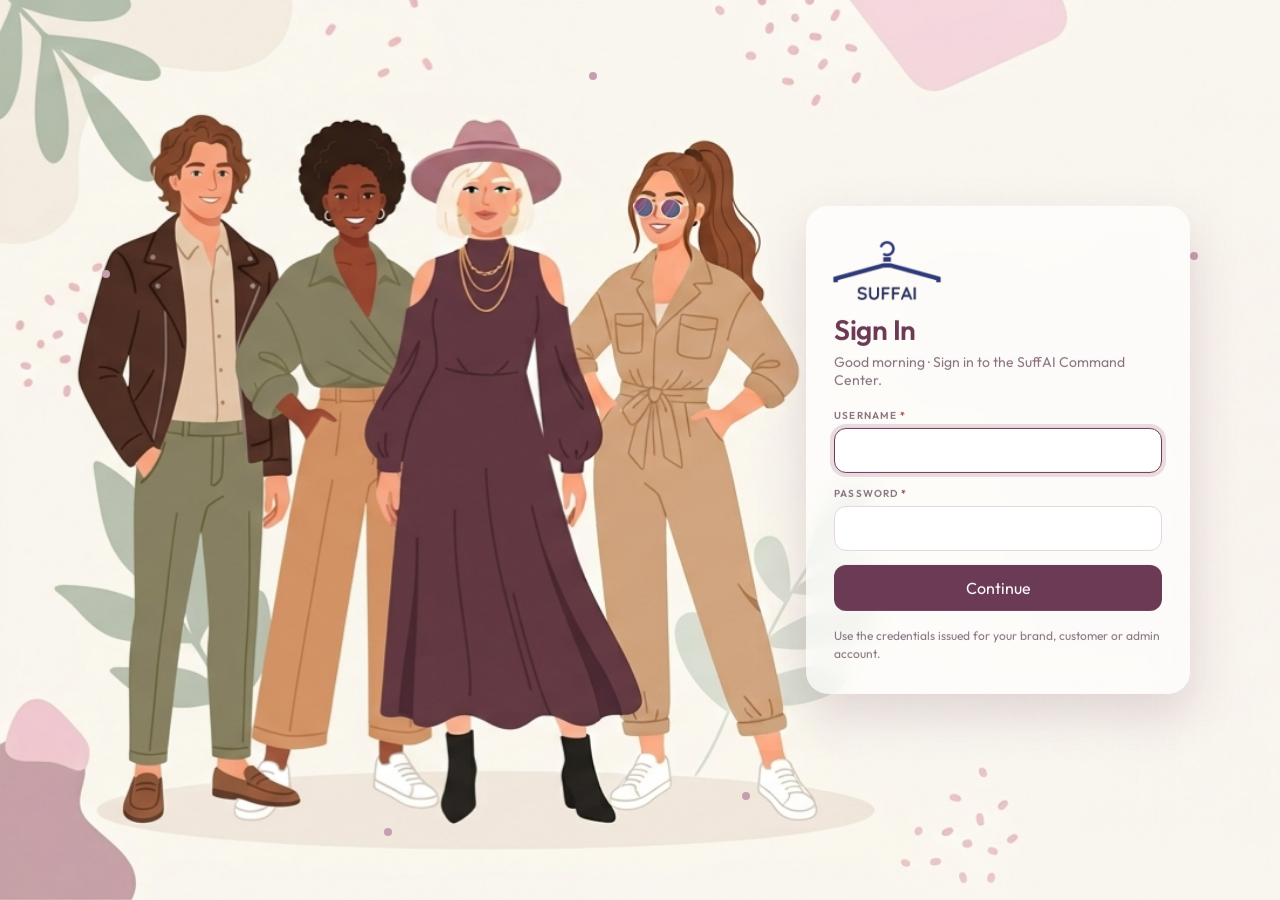
<file: web/inventory.html>
<!DOCTYPE html>
<html lang="en">
<head>
  <meta name="color-scheme" content="light" />
  <meta charset="UTF-8">
  <meta name="viewport" content="width=device-width, initial-scale=1.0">
  <title>SuffAI · Inventory</title>
  <script src="./config.js"></script>
  <script src="./session.js"></script>
  <script src="./retail.js"></script>
  <script src="./pilot.js"></script>
  <link rel="stylesheet" href="./retail.css">
  <link rel="stylesheet" href="https://cdnjs.cloudflare.com/ajax/libs/font-awesome/6.4.0/css/all.min.css">
  <link href="https://fonts.googleapis.com/css2?family=Outfit:wght@300;400;500;600;700&family=IBM+Plex+Mono:wght@400;500;600&display=swap" rel="stylesheet">
  <style>
    .chips { display: flex; gap: 4px; flex-wrap: wrap; }
    .chips .badge { font-family: 'IBM Plex Mono', monospace; }
    .tools { display: grid; grid-template-columns: repeat(auto-fill, minmax(min(100%, 520px), 1fr)); gap: 14px; align-items: start; }
    .tools .card + .card { margin-top: 0; }
    .lines .in.sm { width: 76px; text-align: right; }
    .cat-row { display: grid; grid-template-columns: 140px 1fr 90px 110px; gap: 10px; align-items: center; padding: 5px 0; font-size: 12.5px; }
    .cat-row .r { text-align: right; font-family: 'IBM Plex Mono', monospace; }
    .labels { display: grid; grid-template-columns: repeat(3, 1fr); gap: 6mm; }
    .tag { border: 1px dashed #999; padding: 3mm; text-align: center; page-break-inside: avoid; font-size: 10px; }
    .tag b { display: block; font-size: 11px; }
    .tag .mrp { font-size: 13px; font-weight: 700; margin-top: 2px; }
  </style>
</head>
<body>
  <header class="hero">
    <div class="hero-in">
      <div class="hero-row">
        <div class="hero-title">
          <div class="eyebrow">Inventory</div>
          <h1>Catalog &amp; stock</h1>
          <p class="hero-sub">Styles, SKUs and barcodes; stock by location and bin; every movement in one ledger. AURA Stock Pilot flags what to restock first.</p>
        </div>
        <div class="hero-meta" data-rt-context></div>
      </div>
      <nav class="subnav" id="nav" aria-label="Inventory sections">
        <button type="button" data-sec="overview"><i class="fa-solid fa-chart-simple"></i>Overview</button>
        <button type="button" data-sec="catalog"><i class="fa-solid fa-shirt"></i>Catalog</button>
        <button type="button" data-sec="stock"><i class="fa-solid fa-boxes-stacked"></i>Stock</button>
        <button type="button" data-sec="moves"><i class="fa-solid fa-right-left"></i>Movements</button>
        <button type="button" data-sec="incoming" data-perm="transfer.receive"><i class="fa-solid fa-truck-ramp-box"></i>Receiving</button>
        <button type="button" data-sec="tools" data-perm="stock.write"><i class="fa-solid fa-sliders"></i>Adjust &amp; count</button>
      </nav>
    </div>
  </header>

  <main class="wrap" data-rt-main>
    <!-- Overview -->
    <section data-sec="overview" hidden>
      <div id="ovPilot"></div>
      <div class="kpi-strip" id="ovTiles" style="margin-top:0"></div>
      <div class="cols">
        <div class="card"><div class="card-h"><h2><i class="fa-solid fa-chart-column"></i>Sales, last 30 days</h2><span class="label-actual">Actual (POS)</span><span class="sub" id="ovSalesSub"></span></div>
          <div id="ovBars"></div>
          <div class="card-h" style="margin:16px 0 6px"><h2><i class="fa-solid fa-tags"></i>Top categories</h2></div>
          <div id="ovCats"></div></div>
        <div class="card" style="margin-top:0"><div class="card-h"><h2><i class="fa-solid fa-location-dot"></i>Stock by location</h2><span class="sub">Sellable units; cost at moving average</span></div>
          <div class="tbl-wrap"><table class="tbl"><thead><tr><th>Location</th><th class="r">Units</th><th style="width:22%">Share</th><th class="r">Damaged</th><th class="r">Value (cost)</th><th class="r">Value (MRP)</th></tr></thead>
            <tbody id="ovLocs"></tbody></table><div id="ovLocsEmpty" hidden></div></div></div>
      </div>
    </section>

    <!-- Catalog -->
    <section data-sec="catalog" hidden>
      <div class="card">
        <div class="toolbar">
          <label class="f grow">Search<input class="in" id="catQ" placeholder="Style code, name, SKU or barcode"></label>
          <label class="f">Category<select class="in" id="catCat"><option value="">All</option></select></label>
          <label class="f">Status<select class="in" id="catActive"><option value="">All</option><option value="true" selected>Active</option><option value="false">Inactive</option></select></label>
          <button type="button" class="btn" id="catGo"><i class="fa-solid fa-magnifying-glass"></i>Search</button>
          <span style="flex:1"></span>
          <button type="button" class="btn" id="catImport" data-perm="catalog.write"><i class="fa-solid fa-file-csv"></i>Import CSV</button>
          <button type="button" class="btn primary" id="catNew" data-perm="catalog.write"><i class="fa-solid fa-plus"></i>New style</button>
        </div>
        <div class="tbl-wrap"><table class="tbl"><thead><tr><th>Style</th><th>Name</th><th>Category</th><th>HSN · GST</th><th>Colours / sizes</th><th class="r">SKUs</th><th class="r">Units</th><th class="r">MRP</th><th>Status</th></tr></thead>
          <tbody id="catBody"></tbody></table><div class="empty" id="catEmpty" hidden>No styles yet. Add one or import your catalog CSV.</div></div>
        <div class="pager" id="catPager"></div>
      </div>
    </section>

    <!-- Stock -->
    <section data-sec="stock" hidden>
      <div class="card">
        <div class="toolbar">
          <label class="f">Location<select class="in" id="stLoc"></select></label>
          <label class="f grow">Search<input class="in" id="stQ" placeholder="SKU, barcode, style or name"></label>
          <label class="f">Category<select class="in" id="stCat"><option value="">All</option></select></label>
          <label class="check" style="margin-bottom:8px"><input type="checkbox" id="stLow">Below min only</label>
          <button type="button" class="btn" id="stGo"><i class="fa-solid fa-magnifying-glass"></i>Show</button>
          <button type="button" class="btn" id="stCsv"><i class="fa-solid fa-download"></i>CSV</button>
        </div>
        <div class="tbl-wrap"><table class="tbl"><thead><tr><th>Location</th><th>SKU</th><th>Item</th><th>Colour / size</th><th class="r">Sellable</th><th class="r">Damaged</th><th class="r">Min / max</th><th class="r">MRP</th><th class="r">Value (cost)</th></tr></thead>
          <tbody id="stBody"></tbody></table><div class="empty" id="stEmpty" hidden>No stock rows match.</div></div>
        <div class="pager" id="stPager"></div>
      </div>
    </section>

    <!-- Movements -->
    <section data-sec="moves" hidden>
      <div class="card">
        <div class="toolbar">
          <label class="f">Location<select class="in" id="mvLoc"></select></label>
          <label class="f grow">SKU / barcode<input class="in" id="mvQ"></label>
          <label class="f">Type<select class="in" id="mvReason"><option value="">All</option></select></label>
          <label class="f">From<input class="in" type="date" id="mvFrom"></label>
          <label class="f">To<input class="in" type="date" id="mvTo"></label>
          <button type="button" class="btn" id="mvGo"><i class="fa-solid fa-magnifying-glass"></i>Show</button>
        </div>
        <div class="tbl-wrap"><table class="tbl"><thead><tr><th>When</th><th>Location</th><th>Bin</th><th>SKU</th><th>Type</th><th class="r">Qty</th><th class="r">Balance</th><th>By</th><th>Note</th></tr></thead>
          <tbody id="mvBody"></tbody></table><div class="empty" id="mvEmpty" hidden>No movements in this range.</div></div>
        <div class="pager" id="mvPager"></div>
      </div>
    </section>

    <!-- Receiving -->
    <section data-sec="incoming" hidden>
      <div class="card">
        <div class="card-h"><h2>Transfers on the way</h2><span class="sub">Open one to count what arrived and book it into stock</span>
          <div class="end"><button type="button" class="btn sm" id="inReload"><i class="fa-solid fa-rotate"></i>Refresh</button></div></div>
        <div class="tbl-wrap"><table class="tbl"><thead><tr><th>Transfer</th><th>Route</th><th>Dispatched</th><th class="r">Units sent</th><th></th></tr></thead>
          <tbody id="inBody"></tbody></table><div class="empty" id="inEmpty" hidden>Nothing in transit to you.</div></div>
      </div>
    </section>

    <!-- Tools -->
    <section data-sec="tools" hidden>
      <div class="toolbar"><label class="f">Location<select class="in" id="tlLoc"></select></label>
        <span class="hint" style="margin-bottom:8px">Every change below is written to the movement ledger with your name.</span></div>
      <div class="tools">
        <div class="card"><div class="card-h"><h2>Adjust stock</h2><span class="sub">Damage, loss, found units, corrections</span></div>
          <div class="fields"><label class="f">Reason<select class="in" id="adjReason"></select></label>
            <label class="f">Bin<select class="in" id="adjBin"></select></label>
            <label class="f full">Note<input class="in" id="adjNote" maxlength="200" placeholder="Required for corrections"></label></div>
          <div class="lines" id="adjLines" style="margin-top:10px"></div>
          <div style="text-align:right;margin-top:10px"><button type="button" class="btn primary" id="adjSave">Post adjustment</button></div></div>

        <div class="card"><div class="card-h"><h2>Cycle count</h2><span class="sub">Counted minus recorded is posted as the difference</span></div>
          <div class="fields"><label class="f">Bin counted<select class="in" id="cntBin"></select></label></div>
          <div class="lines" id="cntLines" style="margin-top:10px"></div>
          <div style="text-align:right;margin-top:10px"><button type="button" class="btn primary" id="cntSave">Post count</button></div></div>

        <div class="card"><div class="card-h"><h2>Putaway / move bins</h2></div>
          <div class="fields"><label class="f">From bin<select class="in" id="paFrom"></select></label><label class="f">To bin<select class="in" id="paTo"></select></label></div>
          <div class="lines" id="paLines" style="margin-top:10px"></div>
          <div style="display:flex;gap:8px;justify-content:space-between;margin-top:10px;flex-wrap:wrap">
            <span style="display:flex;gap:6px"><input class="in sm" id="newBins" placeholder="New bins: A-01, A-02" style="width:200px"><button type="button" class="btn sm" id="addBins">Add bins</button></span>
            <button type="button" class="btn primary" id="paSave">Move units</button></div></div>

        <div class="card" data-perm="par.write"><div class="card-h"><h2>Par levels</h2><span class="sub">Min / max per SKU drive replenishment; 0 / 0 removes</span></div>
          <div class="lines" id="parLines"></div>
          <div style="text-align:right;margin-top:10px"><button type="button" class="btn primary" id="parSave">Save par levels</button></div></div>

        <div class="card" data-perm="catalog.write"><div class="card-h"><h2>Opening stock import</h2><span class="sub">Adds to what is there; all rows or none</span></div>
          <p class="hint" style="margin-top:0">Columns: <span class="mono">location_code, sku</span> (or <span class="mono">barcode</span>)<span class="mono">, qty, bin, unit_cost</span>. Bins must exist first.</p>
          <div style="display:flex;gap:8px;margin-top:8px;flex-wrap:wrap"><input type="file" id="opFile" accept=".csv,text/csv"><button type="button" class="btn sm" id="opTemplate"><i class="fa-solid fa-download"></i>Template</button></div>
          <div id="opErrors"></div>
          <div style="text-align:right;margin-top:10px"><button type="button" class="btn primary" id="opSave">Import opening stock</button></div></div>
      </div>
    </section>
  </main>

  <div id="printArea"></div>

  <script>
  (function () {
    const R = window.Retail;
    const $ = R.$, esc = R.esc;
    const MOVE_LABELS = { opening: 'Opening', grn: 'Goods received', sale: 'Sale', return: 'Return', return_damaged: 'Return (damaged)',
      transfer_out: 'Transfer out', transfer_in: 'Transfer in', adjust: 'Adjust', count: 'Count', putaway: 'Putaway',
      damaged: 'Damaged', lost: 'Lost', found: 'Found', correction: 'Correction', write_off: 'Write off' };
    const st = { locs: [], cats: [], catPage: 1, stPage: 1, mvPage: 1, stRows: [], bins: [] };
    const binLabel = (b) => b.bin_code ? b.bin_code + (b.zone ? ' · ' + b.zone : '') : 'Unassigned';

    /* ---------- Locations ---------- */
    async function loadLocations() {
      if (R.me.location) st.locs = [R.me.location];
      else st.locs = (await R.api('/locations')).locations || [];
      const label = (l) => l.code + ' · ' + l.name + (l.kind === 'warehouse' ? ' (warehouse)' : '');
      ['#stLoc', '#mvLoc'].forEach((s) => {
        R.options($(s), st.locs, (l) => l.location_id, label, R.me.location ? undefined : 'All locations');
        if (R.me.location) $(s).disabled = true;
      });
      R.options($('#tlLoc'), st.locs, (l) => l.location_id, label);
      if (R.me.location) $('#tlLoc').disabled = true;
    }

    /* ---------- Overview ---------- */
    let pilot = null;
    async function loadOverview() {
      if (!pilot && window.StockPilot) pilot = window.StockPilot.mount($('#ovPilot'), { compact: true });
      else if (pilot) pilot.refresh();
      if (!$('#ovTiles').children.length) $('#ovTiles').innerHTML = R.skeleton('tile', 6);
      try {
        const [val, sales, low] = await Promise.all([R.api('/stock/valuation'), R.api('/sales-summary'),
          R.api('/stock', { params: { low_only: true, size: 1 } })]);
        const daily = salesByDay(sales);
        const ret = sales.returns_paise !== undefined ? sales.returns_paise : null;
        $('#ovTiles').innerHTML = [
          R.kpi({ icon: 'fa-indian-rupee-sign', label: 'Net sales · 30 days', value: R.compactMoney(sales.net_paise), sub: R.count(sales.invoices, 'bill') + ' · ' + R.count(sales.units, 'unit'),
                  spark: R.spark(daily.map((d) => d[1])), title: R.money(sales.net_paise) + (ret !== null ? ' net of ' + R.money(ret) + ' returns' : '') }),
          R.kpi({ icon: 'fa-boxes-stacked', label: 'Sellable units', value: R.compact(val.units), sub: R.count(val.locations.length, 'location') + ' with stock', title: R.num(val.units) + ' units' }),
          R.kpi({ icon: 'fa-coins', label: 'Stock value · cost', value: R.compactMoney(Math.round(val.value_cost * 100)), sub: 'moving average cost', title: R.rupees(val.value_cost) }),
          R.kpi({ icon: 'fa-tag', label: 'Stock value · MRP', value: R.compactMoney(Math.round(val.value_mrp * 100)), sub: 'GST inclusive', title: R.rupees(val.value_mrp) }),
          R.kpi({ icon: 'fa-arrow-trend-down', label: 'Below min', value: R.num(low.total), sub: low.total ? 'Click to see SKUs' : 'All above min levels', tone: low.total ? 'bad' : 'ok', go: low.total ? 'stock' : '' }),
          R.kpi({ icon: 'fa-heart-crack', label: 'Damaged', value: R.num(val.damaged), sub: 'in DMG bins, not sellable', tone: val.damaged ? 'warn' : '', go: val.damaged && R.can('stock.write') ? 'tools' : '' }),
        ].join('');
        const lowTile = $('#ovTiles [data-go="stock"]');
        if (lowTile) lowTile.addEventListener('click', () => { $('#stLow').checked = true; }, true);
        const empty = $('#ovLocsEmpty');
        empty.hidden = val.locations.length > 0;
        empty.innerHTML = R.emptyState({ icon: 'fa-boxes-stacked', title: 'No stock yet', text: 'Receive a purchase order in Warehouse, or import opening stock under Adjust & count.' });
        const most = Math.max(1, ...val.locations.map((l) => l.units));
        $('#ovLocs').innerHTML = val.locations.map((l) => '<tr><td><i class="fa-solid ' + (l.kind === 'warehouse' ? 'fa-warehouse' : 'fa-store') + '" style="color:var(--muted);margin-right:.4rem"></i><b class="mono">' +
          esc(l.code) + '</b> ' + esc(l.name) + '</td><td class="r num-cell">' + R.num(l.units) + '</td><td><div class="share"><i style="width:' + (l.units / most * 100).toFixed(1) + '%"></i></div></td>' +
          '<td class="r">' + (l.damaged ? '<span class="badge warn">' + R.num(l.damaged) + '</span>' : '<span class="hint">0</span>') + '</td><td class="r num-cell">' + R.rupees(l.value_cost) + '</td><td class="r num-cell">' + R.rupees(l.value_mrp) + '</td></tr>').join('');
        renderSales(sales, daily);
      } catch (e) { R.fail(e); }
    }
    function salesByDay(s) {
      const byDay = {};
      s.days.forEach((d) => { byDay[d.day] = (byDay[d.day] || 0) + d.net_paise; });
      const out = [];
      for (let d = s.from; d <= s.to; d = R.addDays(d, 1)) out.push([d, byDay[d] || 0]);
      return out;
    }
    function renderSales(s, daily) {
      $('#ovSalesSub').textContent = R.money(s.net_paise) + ' net';
      R.barChart($('#ovBars'), daily.map(([d, v]) => ({ label: R.day(d).replace(/ \d{4}$/, ''), value: v / 100, tip: R.esc(R.day(d)) + ' · <b>' + R.esc(R.money(v)) + '</b>' })),
        { height: 180, axis: (v) => '₹' + R.compact(v), label: 'Net sales per day, last 30 days', emptyTitle: 'No bills yet', emptyText: 'Sales from Store POS show here.' });
      const units = Math.max(1, ...s.categories.map((c) => c.units));
      $('#ovCats').innerHTML = s.categories.length ? s.categories.slice(0, 8).map((c) => '<div class="cat-row"><span>' + esc(c.category || 'Uncategorised') + '</span>' +
        '<div class="share"><i style="width:' + Math.max(0, c.units / units * 100) + '%"></i></div><span class="r">' + R.num(c.units) + ' u</span><span class="r">' + R.money(c.net_paise) + '</span></div>').join('')
        : R.emptyState({ icon: 'fa-receipt', title: 'No bills in the last 30 days', text: 'Ring up a sale in Store POS and it shows here.' });
    }

    /* ---------- Catalog ---------- */
    async function loadCatalog(page) {
      st.catPage = page || 1;
      try {
        const data = await R.api('/products', { params: { q: $('#catQ').value.trim(), category: $('#catCat').value, active: $('#catActive').value, page: st.catPage, size: 50 } });
        st.cats = data.categories || [];
        ['#catCat', '#stCat'].forEach((s) => R.options($(s), st.cats, (c) => c, (c) => c, 'All'));
        $('#catEmpty').hidden = data.products.length > 0;
        $('#catBody').innerHTML = data.products.map((p) => {
          const colors = [...new Set(p.variants.map((x) => x.color))], sizes = [...new Set(p.variants.map((x) => x.size))];
          const mrps = p.variants.map((x) => x.mrp);
          const lo = Math.min(...mrps), hi = Math.max(...mrps);
          return '<tr class="click" data-id="' + esc(p.product_id) + '"><td class="mono"><b>' + esc(p.style_code) + '</b></td><td>' + esc(p.name) + '</td><td>' + esc(p.category) + '</td>' +
            '<td class="mono">' + esc(p.hsn_code) + ' · ' + (p.gst_rule === 'fixed' ? p.gst_rate + '%' : '5/18%') + '</td>' +
            '<td>' + esc(colors.slice(0, 4).join(', ')) + (colors.length > 4 ? ' +' + (colors.length - 4) : '') + '<div class="hint" style="margin:0">' + esc(sizes.join(' ')) + '</div></td>' +
            '<td class="r">' + p.variants.length + '</td><td class="r">' + R.num(p.variants.reduce((a, x) => a + x.units, 0)) + '</td>' +
            '<td class="r num-cell">' + (mrps.length ? R.rupees(lo) + (hi > lo ? '–' + R.rupees(hi) : '') : '—') + '</td>' +
            '<td>' + (p.active ? '<span class="badge ok">Active</span>' : '<span class="badge">Inactive</span>') + '</td></tr>';
        }).join('');
        R.pager($('#catPager'), data, loadCatalog);
      } catch (e) { R.fail(e); }
    }
    $('#catBody').addEventListener('click', (e) => { const tr = e.target.closest('tr[data-id]'); if (tr) openProduct(tr.dataset.id); });
    $('#catGo').addEventListener('click', () => loadCatalog(1));
    $('#catQ').addEventListener('keydown', (e) => { if (e.key === 'Enter') loadCatalog(1); });

    function productForm(p) {
      p = p || {};
      return '<form class="fields" onsubmit="return false">' +
        (p.product_id ? '' : '<label class="f">Style code <span class="req">*</span><input class="in mono" name="style_code" maxlength="32" placeholder="TS100"></label>') +
        '<label class="f">Name <span class="req">*</span><input class="in" name="name" maxlength="120" value="' + esc(p.name) + '"></label>' +
        '<label class="f">Category <span class="req">*</span><input class="in" name="category" maxlength="40" list="catList" value="' + esc(p.category) + '" placeholder="T-Shirts"></label>' +
        '<datalist id="catList">' + st.cats.map((c) => '<option value="' + esc(c) + '">').join('') + '</datalist>' +
        '<label class="f">Gender<input class="in" name="gender" maxlength="20" value="' + esc(p.gender) + '" placeholder="Women / Men / Unisex"></label>' +
        '<label class="f">Material<input class="in" name="material" maxlength="60" value="' + esc(p.material) + '" placeholder="100% cotton"></label>' +
        '<label class="f">Pattern<input class="in" name="pattern" maxlength="40" value="' + esc(p.pattern) + '"></label>' +
        '<label class="f">Season<input class="in" name="season" maxlength="20" value="' + esc(p.season) + '" placeholder="AW26"></label>' +
        '<label class="f">HSN code <span class="req">*</span><input class="in mono" name="hsn_code" maxlength="8" value="' + esc(p.hsn_code) + '" placeholder="6109"></label>' +
        '<label class="f">GST<select class="in" name="gst_rule"><option value="apparel"' + (p.gst_rule !== 'fixed' ? ' selected' : '') + '>Apparel: 5% up to ₹2,500 a piece, else 18%</option><option value="fixed"' + (p.gst_rule === 'fixed' ? ' selected' : '') + '>Fixed rate</option></select></label>' +
        '<label class="f">Fixed GST %<input class="in" name="gst_rate" inputmode="decimal" value="' + esc(p.gst_rate) + '" placeholder="Only for fixed"></label>' +
        (p.product_id ? '' :
          '<label class="f full">Colours <span class="req">*</span><input class="in" name="colors" placeholder="White, Navy, Black"></label>' +
          '<label class="f">Sizes <span class="req">*</span><input class="in" name="sizes" value="S, M, L, XL"></label>' +
          '<label class="f">MRP ₹ <span class="req">*</span><input class="in" name="mrp" inputmode="decimal" placeholder="1999"></label>' +
          '<label class="f">Cost ₹<input class="in" name="cost" inputmode="decimal" placeholder="Optional"></label>' +
          '<p class="hint full">One SKU is created for every colour × size, each with an in-store EAN-13 barcode. Edit MRPs per SKU afterwards.</p>') +
        '</form>';
    }
    const split = (s) => String(s || '').split(',').map((x) => x.trim()).filter(Boolean);
    $('#catNew').addEventListener('click', () => {
      R.modal({ title: 'New style', wide: true, html: productForm(), actions: [{ label: 'Cancel' }, { label: 'Create style', kind: 'primary', onClick: async (_, el) => {
        const f = R.formData($('form', el));
        const p = await R.api('/products', { body: { ...f, colors: split(f.colors), sizes: split(f.sizes) } });
        R.toast(p.style_code + ' created with ' + R.count(p.variants.length, 'SKU') + '.', 'ok');
        loadCatalog(1);
        openProduct(p.product_id);
      } }] });
    });

    function colorPhotos(p, canWrite) {
      const byKey = {};
      (p.images || []).forEach((im) => { byKey[im.color_key || im.color] = im; });
      const colors = [...new Set(p.variants.map((x) => x.color))];
      if (!colors.length) return '';
      const cards = colors.map((c) => {
        const im = (p.images || []).find((x) => x.color === c) || null;
        const thumb = im && im.image_url
          ? '<img src="' + esc(im.image_url) + '" alt="" style="width:72px;height:72px;object-fit:cover;border-radius:8px;background:#f3eee6">'
          : '<div style="width:72px;height:72px;border-radius:8px;background:#f3eee6;display:flex;align-items:center;justify-content:center;color:#9a8b7a"><i class="fa-solid fa-image"></i></div>';
        const acts = canWrite
          ? '<div class="end" style="gap:6px;margin-top:6px">' +
            '<label class="btn sm" style="cursor:pointer"><i class="fa-solid fa-camera"></i>' + (im ? 'Replace' : 'Add') +
            '<input type="file" accept="image/jpeg,image/png,image/webp" hidden data-photo-color="' + esc(c) + '"></label>' +
            (im ? '<button type="button" class="btn sm danger" data-photo-rm="' + esc(c) + '">Remove</button>' : '') +
            '</div>'
          : (im ? '' : '<div class="hint" style="margin:6px 0 0">No photo</div>');
        return '<div class="card" style="padding:12px;margin:0" data-color-card="' + esc(c) + '">' +
          '<div style="display:flex;gap:12px;align-items:flex-start">' + thumb +
          '<div style="min-width:0"><b>' + esc(c) + '</b><div class="hint" style="margin:2px 0 0">One photo for ranking · all sizes share it</div>' + acts + '</div></div></div>';
      }).join('');
      return '<h4 style="margin:16px 0 8px;font-size:12px;color:var(--plum)">Colour photos · Ads Lab ranking</h4>' +
        '<div style="display:grid;grid-template-columns:repeat(auto-fill,minmax(220px,1fr));gap:10px">' + cards + '</div>' +
        '<p class="hint">Upload a clear product photo per colour. Ads Lab ranks style × colour (sizes are ignored).</p>';
    }

    async function openProduct(id) {
      let p;
      try { p = await R.api('/products/' + encodeURIComponent(id)); } catch (e) { R.fail(e); return; }
      const w = R.can('catalog.write');
      const rows = p.variants.map((x) => '<tr data-v="' + esc(x.variant_id) + '"><td class="mono">' + esc(x.sku) + '</td><td>' + esc(x.color) + '</td><td>' + esc(x.size) + '</td>' +
        '<td>' + (w ? '<input class="in sm mono" data-f="barcode" value="' + esc(x.barcode) + '" style="width:140px">' : '<span class="mono">' + esc(x.barcode) + '</span>') + '</td>' +
        '<td class="r">' + (w ? '<input class="in sm" data-f="mrp" value="' + x.mrp + '" style="width:90px;text-align:right">' : R.rupees(x.mrp)) + '</td>' +
        '<td class="r num-cell">' + R.rupees(x.avg_cost) + '</td><td class="r">' + R.num(x.units) + '</td>' +
        '<td>' + (w ? '<label class="check"><input type="checkbox" data-f="active"' + (x.active ? ' checked' : '') + '>On sale</label>' : (x.active ? 'On sale' : 'Inactive')) + '</td>' +
        '<td>' + (w ? '<button type="button" class="btn sm" data-save>Save</button>' : '') + '</td></tr>').join('');
      const html = '<div class="tbl-wrap"><table class="tbl"><thead><tr><th>SKU</th><th>Colour</th><th>Size</th><th>Barcode</th><th class="r">MRP ₹</th><th class="r">Avg cost</th><th class="r">Units</th><th>Status</th><th></th></tr></thead><tbody>' + rows + '</tbody></table></div>' +
        colorPhotos(p, w) +
        (w ? '<h4 style="margin:16px 0 8px;font-size:12px;color:var(--plum)">Add colours / sizes</h4><form class="fields" id="addVarForm" onsubmit="return false">' +
          '<label class="f">Colours<input class="in" name="colors" placeholder="Olive"></label><label class="f">Sizes<input class="in" name="sizes" placeholder="S, M, L"></label>' +
          '<label class="f">MRP ₹<input class="in" name="mrp" inputmode="decimal"></label><label class="f">Cost ₹<input class="in" name="cost" inputmode="decimal"></label></form>' +
          '<h4 style="margin:16px 0 8px;font-size:12px;color:var(--plum)">Style details</h4><div id="editForm">' + productForm(p) + '</div>' : '');
      const actions = [{ label: '<i class="fa-solid fa-tags"></i>Print price tags', onClick: () => { printTags(p); return false; } }];
      if (w) {
        actions.push({ label: p.active ? 'Stop selling style' : 'Sell style again', kind: p.active ? 'danger' : '', onClick: async (close) => {
          await R.api('/products/' + encodeURIComponent(p.product_id), { method: 'PATCH', body: { active: !p.active } });
          R.toast(p.style_code + (p.active ? ' is no longer on sale.' : ' is on sale again.'), 'ok');
          loadCatalog(st.catPage); close(); openProduct(p.product_id);
        } });
        actions.push({ label: 'Add variants', onClick: async (close, el) => {
          const f = R.formData($('#addVarForm', el));
          await R.api('/products/' + encodeURIComponent(p.product_id) + '/variants', { body: { colors: split(f.colors), sizes: split(f.sizes), mrp: f.mrp, cost: f.cost } });
          R.toast('Variants added.', 'ok'); loadCatalog(st.catPage); close(); openProduct(p.product_id);
        } });
        actions.push({ label: 'Save details', kind: 'primary', onClick: async (close, el) => {
          await R.api('/products/' + encodeURIComponent(p.product_id), { method: 'PATCH', body: R.formData($('#editForm form', el)) });
          R.toast('Saved.', 'ok'); loadCatalog(st.catPage); close(); openProduct(p.product_id);
        } });
      }
      const m = R.modal({ title: p.style_code + ' · ' + p.name, wide: true, html, actions });
      R.$$('[data-save]', m.el).forEach((b) => b.addEventListener('click', () => R.busy(b, async () => {
        const tr = b.closest('tr');
        await R.api('/variants/' + encodeURIComponent(tr.dataset.v), { method: 'PATCH', body: {
          mrp: $('[data-f="mrp"]', tr).value.trim(), barcode: $('[data-f="barcode"]', tr).value.trim(), active: $('[data-f="active"]', tr).checked } });
        R.toast('SKU saved.', 'ok');
      })));
      R.$$('[data-photo-color]', m.el).forEach((inp) => inp.addEventListener('change', () => {
        const file = inp.files && inp.files[0];
        if (!file) return;
        R.busy(inp.closest('label'), async () => {
          const fd = new FormData();
          fd.append('color', inp.dataset.photoColor);
          fd.append('file', file, file.name);
          await R.api('/products/' + encodeURIComponent(p.product_id) + '/images', { body: fd });
          R.toast('Photo saved for ' + inp.dataset.photoColor + '.', 'ok');
          m.close(); openProduct(p.product_id);
        });
      }));
      R.$$('[data-photo-rm]', m.el).forEach((b) => b.addEventListener('click', () => R.busy(b, async () => {
        await R.api('/products/' + encodeURIComponent(p.product_id) + '/images?color=' + encodeURIComponent(b.dataset.photoRm), { method: 'DELETE' });
        R.toast('Photo removed.', 'ok');
        m.close(); openProduct(p.product_id);
      })));
    }

    function printTags(p) {
      const tags = p.variants.filter((x) => x.active).map((x) => '<div class="tag"><b>' + esc(R.me.brand_name) + '</b>' + esc(p.name) + '<br>' + esc(x.color) + ' · Size ' + esc(x.size) +
        '<div>' + (R.ean13Svg(x.barcode) || '<span class="mono">' + esc(x.barcode) + '</span>') + '</div><span class="mono">' + esc(x.sku) + '</span>' +
        '<div class="mrp">MRP ' + R.rupees(x.mrp) + '</div><small>Inclusive of all taxes</small></div>').join('');
      R.print('<div class="labels">' + tags + '</div>');
    }

    const CATALOG_TEMPLATE = [['style_code', 'name', 'category', 'hsn_code', 'color', 'size', 'mrp', 'cost', 'gender', 'material', 'season', 'gst_rule', 'gst_rate', 'sku', 'barcode'],
      ['TS100', 'Relaxed cotton tee', 'T-Shirts', '6109', 'White', 'M', '1999', '640', 'Unisex', '100% cotton', 'AW26', 'apparel', '', '', ''],
      ['TS100', 'Relaxed cotton tee', 'T-Shirts', '6109', 'White', 'L', '1999', '640', 'Unisex', '100% cotton', 'AW26', 'apparel', '', '', ''],
      ['JK200', 'Wool blend overshirt', 'Jackets', '6201', 'Camel', 'M', '4999', '1900', 'Men', 'Wool blend', 'AW26', 'apparel', '', '', '']];
    $('#catImport').addEventListener('click', () => {
      R.modal({ title: 'Import catalog CSV', wide: true,
        html: '<p class="hint" style="margin-top:0">Required columns: <span class="mono">style_code, name, category, hsn_code, color, size, mrp</span>. Optional: <span class="mono">cost, gender, material, pattern, season, gst_rule, gst_rate, sku, barcode</span>. ' +
          'Existing SKUs (same SKU, or same style + colour + size) are updated; the rest are created. Every row is checked first: if any row is wrong nothing is imported.</p>' +
          '<div style="display:flex;gap:8px;margin:10px 0;flex-wrap:wrap"><input type="file" id="ciFile" accept=".csv,text/csv"><button type="button" class="btn sm" id="ciTemplate"><i class="fa-solid fa-download"></i>Template</button></div>' +
          '<div id="ciErrors"></div>',
        actions: [{ label: 'Cancel' }, { label: 'Import', kind: 'primary', onClick: async (_, el) => {
          const file = $('#ciFile', el).files[0];
          if (!file) { R.toast('Choose a CSV file first.', 'bad'); return false; }
          $('#ciErrors', el).innerHTML = '';
          try {
            const r = await R.api('/catalog/import', { body: { csv: await R.readFile(file) } });
            R.toast('Imported ' + R.num(r.rows) + ' rows: ' + r.styles_created + ' new styles, ' + r.skus_created + ' new SKUs, ' + r.skus_updated + ' updated.', 'ok');
            loadCatalog(1);
          } catch (e) {
            if (!e.errors.length) throw e;
            $('#ciErrors', el).innerHTML = '<div class="notice bad"><i class="fa-solid fa-triangle-exclamation"></i><div>' + esc(e.message) + '</div></div>' + R.errorsTable(e.errors);
            return false;
          }
        } }] });
      $('#ciTemplate').addEventListener('click', () => R.csvDownload('catalog_template.csv', CATALOG_TEMPLATE[0], CATALOG_TEMPLATE.slice(1)));
    });

    /* ---------- Stock ---------- */
    async function loadStock(page) {
      st.stPage = page || 1;
      try {
        const data = await R.api('/stock', { params: { location_id: $('#stLoc').value, q: $('#stQ').value.trim(), category: $('#stCat').value,
          low_only: $('#stLow').checked || undefined, page: st.stPage, size: 100 } });
        st.stRows = data.rows;
        $('#stEmpty').hidden = data.rows.length > 0;
        $('#stBody').innerHTML = data.rows.map((r, i) => '<tr class="click" data-i="' + i + '"><td class="mono">' + esc(r.location_code) + '</td><td class="mono">' + esc(r.sku) + '</td><td>' + esc(r.name) + '</td>' +
          '<td>' + esc(r.color) + ' / ' + esc(r.size) + '</td><td class="r"><b>' + R.num(r.sellable) + '</b>' + (r.low ? ' <span class="badge bad">low</span>' : '') + '</td>' +
          '<td class="r">' + (r.damaged ? R.num(r.damaged) : '') + '</td><td class="r">' + (r.min_qty !== null && r.min_qty !== undefined ? r.min_qty + ' / ' + r.max_qty : '') + '</td>' +
          '<td class="r num-cell">' + R.rupees(r.mrp) + '</td><td class="r num-cell">' + R.rupees(r.value_cost) + '</td></tr>').join('');
        R.pager($('#stPager'), data, loadStock);
      } catch (e) { R.fail(e); }
    }
    $('#stBody').addEventListener('click', async (e) => {
      const tr = e.target.closest('tr[data-i]'); if (!tr) return;
      const r = st.stRows[+tr.dataset.i];
      try {
        const data = await R.api('/stock/bins', { params: { location_id: r.location_id, variant_id: r.variant_id } });
        R.modal({ title: r.sku + ' at ' + r.location_code, html: '<div class="tbl-wrap"><table class="tbl"><thead><tr><th>Bin</th><th class="r">On hand</th></tr></thead><tbody>' +
          data.rows.map((b) => '<tr><td class="mono">' + esc(b.bin_code || 'Unassigned') + (b.bin_code === 'DMG' ? ' <span class="badge bad">damaged</span>' : '') + '</td><td class="r">' + R.num(b.on_hand) + '</td></tr>').join('') +
          '</tbody></table></div>' });
      } catch (err) { R.fail(err); }
    });
    $('#stGo').addEventListener('click', () => loadStock(1));
    $('#stQ').addEventListener('keydown', (e) => { if (e.key === 'Enter') loadStock(1); });
    $('#stCsv').addEventListener('click', () => R.busy($('#stCsv'), async () => {
      const data = await R.api('/stock', { params: { location_id: $('#stLoc').value, q: $('#stQ').value.trim(), category: $('#stCat').value, low_only: $('#stLow').checked || undefined, size: 500 } });
      R.csvDownload('stock_' + R.todayIST() + '.csv', ['location', 'sku', 'barcode', 'style', 'name', 'category', 'color', 'size', 'sellable', 'damaged', 'min', 'max', 'mrp', 'avg_cost', 'value_cost'],
        data.rows.map((r) => [r.location_code, r.sku, r.barcode, r.style_code, r.name, r.category, r.color, r.size, r.sellable, r.damaged, r.min_qty, r.max_qty, r.mrp, r.avg_cost, r.value_cost]));
      if (data.total > data.rows.length) R.toast('Exported the first ' + data.rows.length + ' of ' + data.total + ' rows. Filter by location to export the rest.');
    }));

    /* ---------- Movements ---------- */
    async function loadMoves(page) {
      st.mvPage = page || 1;
      try {
        const data = await R.api('/stock/moves', { params: { location_id: $('#mvLoc').value, q: $('#mvQ').value.trim(), reason: $('#mvReason').value,
          date_from: $('#mvFrom').value, date_to: $('#mvTo').value, page: st.mvPage, size: 100 } });
        $('#mvEmpty').hidden = data.moves.length > 0;
        $('#mvBody').innerHTML = data.moves.map((m) => '<tr><td>' + R.dateTime(m.created_at) + '</td><td class="mono">' + esc(m.location_code) + '</td><td class="mono">' + esc(m.bin_code || '—') + '</td>' +
          '<td class="mono">' + esc(m.sku) + '<div class="hint" style="margin:0">' + esc(m.color) + ' / ' + esc(m.size) + '</div></td><td>' + esc(MOVE_LABELS[m.reason] || m.reason) + '</td>' +
          '<td class="r num-cell" style="color:' + (m.qty < 0 ? 'var(--bad)' : 'var(--ok)') + '">' + (m.qty > 0 ? '+' : '') + m.qty + '</td><td class="r">' + m.balance_after + '</td>' +
          '<td>' + esc(m.actor) + '</td><td>' + esc(m.note || '') + '</td></tr>').join('');
        R.pager($('#mvPager'), data, loadMoves);
      } catch (e) { R.fail(e); }
    }
    $('#mvGo').addEventListener('click', () => loadMoves(1));

    /* ---------- Receiving ---------- */
    async function loadIncoming() {
      try {
        const data = await R.api('/transfers', { params: { status: 'in_transit', direction: R.me.location ? 'in' : '', size: 100 } });
        const rows = data.transfers || [];
        $('#inEmpty').hidden = rows.length > 0;
        $('#inBody').innerHTML = rows.map((t) => '<tr class="click" data-id="' + esc(t.transfer_id) + '"><td class="mono"><b>' + esc(t.transfer_number) + '</b></td>' +
          '<td class="mono">' + esc(t.from_code) + ' → ' + esc(t.to_code) + '</td><td>' + R.dateTime(t.dispatched_at) + '</td><td class="r">' + R.num(t.units_sent) + '</td>' +
          '<td><button type="button" class="btn sm primary">Receive</button></td></tr>').join('');
      } catch (e) { R.fail(e); }
    }
    $('#inBody').addEventListener('click', (e) => { const tr = e.target.closest('tr[data-id]'); if (tr) R.openTransfer(tr.dataset.id, loadIncoming); });

    /* ---------- Tools ---------- */
    const lineEditor = (root, cols) => R.lineEditor(root, cols, () => $('#tlLoc').value);
    let adj, cnt, pa, par;
    async function loadBins() {
      const lid = $('#tlLoc').value;
      if (!lid) return;
      try {
        st.bins = (await R.api('/locations/' + encodeURIComponent(lid) + '/bins')).bins || [];
        const sellableBins = st.bins.filter((b) => b.bin_code !== 'DMG');
        R.options($('#adjBin'), sellableBins, (b) => b.bin_code, binLabel);
        R.options($('#cntBin'), st.bins, (b) => b.bin_code, binLabel);
        R.options($('#paFrom'), sellableBins, (b) => b.bin_code, binLabel);
        R.options($('#paTo'), sellableBins, (b) => b.bin_code, binLabel);
        if ($('#paTo').value === $('#paFrom').value && sellableBins[1]) $('#paTo').value = sellableBins[1].bin_code;
      } catch (e) { R.fail(e); }
    }
    function initTools() {
      R.options($('#adjReason'), Object.entries(R.me.adjust_reasons || {}), (x) => x[0], (x) => x[1]);
      const sync = () => { $('#adjBin').disabled = $('#adjReason').value === 'write_off'; };
      $('#adjReason').addEventListener('change', sync); sync();
      adj = lineEditor($('#adjLines'), [{ key: 'qty', label: 'Units', start: '1' }]);
      cnt = lineEditor($('#cntLines'), [{ key: 'counted', label: 'Counted', min: 0, start: '1' }]);
      pa = lineEditor($('#paLines'), [{ key: 'qty', label: 'Units', min: 1, start: '1' }]);
      if (R.can('par.write')) par = lineEditor($('#parLines'), [{ key: 'min_qty', label: 'Min', min: 0, start: '2' }, { key: 'max_qty', label: 'Max', min: 0, start: '6' }]);
      $('#tlLoc').addEventListener('change', loadBins);
      loadBins();
    }
    const post = (btn, path, body, done) => R.busy(btn, async () => {
      const r = await R.api(path, { body: { location_id: $('#tlLoc').value, ...body } });
      done(r);
      loadBins();
    });
    $('#adjSave').addEventListener('click', () => {
      if (!adj.size()) { R.toast('Add the SKUs to adjust.', 'bad'); return; }
      const bin = $('#adjReason').value === 'write_off' ? 'DMG' : $('#adjBin').value;
      post($('#adjSave'), '/stock/adjust', { reason: $('#adjReason').value, note: $('#adjNote').value.trim(), lines: adj.lines().map((l) => ({ ...l, bin_code: bin })) },
        (r) => { R.toast('Adjustment posted for ' + R.count(r.lines.length, 'SKU') + '.', 'ok'); adj.clear(); $('#adjNote').value = ''; });
    });
    $('#cntSave').addEventListener('click', () => {
      if (!cnt.size()) { R.toast('Add the SKUs you counted.', 'bad'); return; }
      post($('#cntSave'), '/stock/count', { bin_code: $('#cntBin').value, lines: cnt.lines() }, (r) => {
        R.modal({ title: 'Count posted · ' + (r.bin_code || 'Unassigned'), html: '<div class="tbl-wrap"><table class="tbl"><thead><tr><th>SKU</th><th class="r">Recorded</th><th class="r">Counted</th><th class="r">Difference</th></tr></thead><tbody>' +
          r.lines.map((l) => '<tr><td class="mono">' + esc(l.sku) + '</td><td class="r">' + l.recorded + '</td><td class="r">' + l.counted + '</td><td class="r" style="color:' + (l.diff ? 'var(--bad)' : 'var(--ok)') + '">' + (l.diff > 0 ? '+' : '') + l.diff + '</td></tr>').join('') +
          '</tbody></table></div><p class="hint">Variance: ' + r.variance_units + ' units.</p>' });
        cnt.clear();
      });
    });
    $('#paSave').addEventListener('click', () => {
      if (!pa.size()) { R.toast('Add the SKUs to move.', 'bad'); return; }
      post($('#paSave'), '/stock/putaway', { from_bin: $('#paFrom').value, to_bin: $('#paTo').value, lines: pa.lines() },
        () => { R.toast('Moved to ' + ($('#paTo').value || 'Unassigned') + '.', 'ok'); pa.clear(); });
    });
    $('#addBins').addEventListener('click', () => R.busy($('#addBins'), async () => {
      const codes = $('#newBins').value.trim();
      if (!codes) { R.toast('Type bin codes, separated by commas.', 'bad'); return; }
      await R.api('/locations/' + encodeURIComponent($('#tlLoc').value) + '/bins', { body: { bin_codes: codes } });
      $('#newBins').value = '';
      R.toast('Bins added.', 'ok');
      loadBins();
    }));
    $('#parSave').addEventListener('click', () => {
      if (!par || !par.size()) { R.toast('Add the SKUs to set.', 'bad'); return; }
      post($('#parSave'), '/stock/par-levels', { lines: par.lines() }, (r) => { R.toast('Saved par levels for ' + r.saved + ' SKUs.', 'ok'); par.clear(); });
    });
    $('#opTemplate').addEventListener('click', () => R.csvDownload('opening_stock_template.csv', ['location_code', 'sku', 'barcode', 'qty', 'bin', 'unit_cost'],
      [['WH1', 'TS100-WHITE-M', '', '120', 'A-01', '640'], ['BLR01', '', '2000000000015', '8', '', '']]));
    $('#opSave').addEventListener('click', () => R.busy($('#opSave'), async () => {
      const file = $('#opFile').files[0];
      if (!file) { R.toast('Choose a CSV file first.', 'bad'); return; }
      $('#opErrors').innerHTML = '';
      try {
        const r = await R.api('/stock/opening-import', { body: { csv: await R.readFile(file) } });
        R.toast('Imported ' + R.count(r.units, 'unit') + ' from ' + R.count(r.rows, 'row') + '.', 'ok');
        $('#opFile').value = '';
      } catch (e) {
        if (!e.errors.length) throw e;
        $('#opErrors').innerHTML = '<div class="notice bad" style="margin-top:10px"><i class="fa-solid fa-triangle-exclamation"></i><div>' + esc(e.message) + '</div></div>' + R.errorsTable(e.errors);
      }
    }));

    let nav = null, section = '';
    R.onAgentCommand({
      refresh: () => {
        if (section === 'overview') loadOverview(); else if (pilot) pilot.refresh();
        if (section === 'stock') loadStock(st.stPage || 1);
        if (section === 'incoming') loadIncoming();
      },
    });
    R.addCommands([
      { group: 'Find', icon: 'fa-solid fa-arrow-trend-down', label: 'SKUs below min level', hint: 'Stock', run: () => { $('#stLow').checked = true; nav.show('stock'); } },
    ]);
    R.boot('inventory', async () => {
      try { await loadLocations(); } catch (e) { R.fail(e); return; }
      R.options($('#mvReason'), Object.keys(MOVE_LABELS), (k) => k, (k) => MOVE_LABELS[k], 'All');
      $('#mvFrom').value = R.addDays(R.todayIST(), -6);
      $('#mvTo').value = R.todayIST();
      if (R.can('stock.write')) initTools();
      const loaded = {};
      nav = R.sections($('#nav'), (sec) => {
        section = sec;
        if (sec === 'overview') loadOverview();
        if (sec === 'catalog') loadCatalog(st.catPage);
        if (sec === 'stock') { if (!loaded.cats) { loaded.cats = true; loadCatalog(1); } loadStock(1); }
        if (sec === 'moves') loadMoves(st.mvPage);
        if (sec === 'incoming') loadIncoming();
      });
      $('#inReload').addEventListener('click', loadIncoming);
      nav.start();
    });
  })();
  </script>
</body>
</html>
</file>
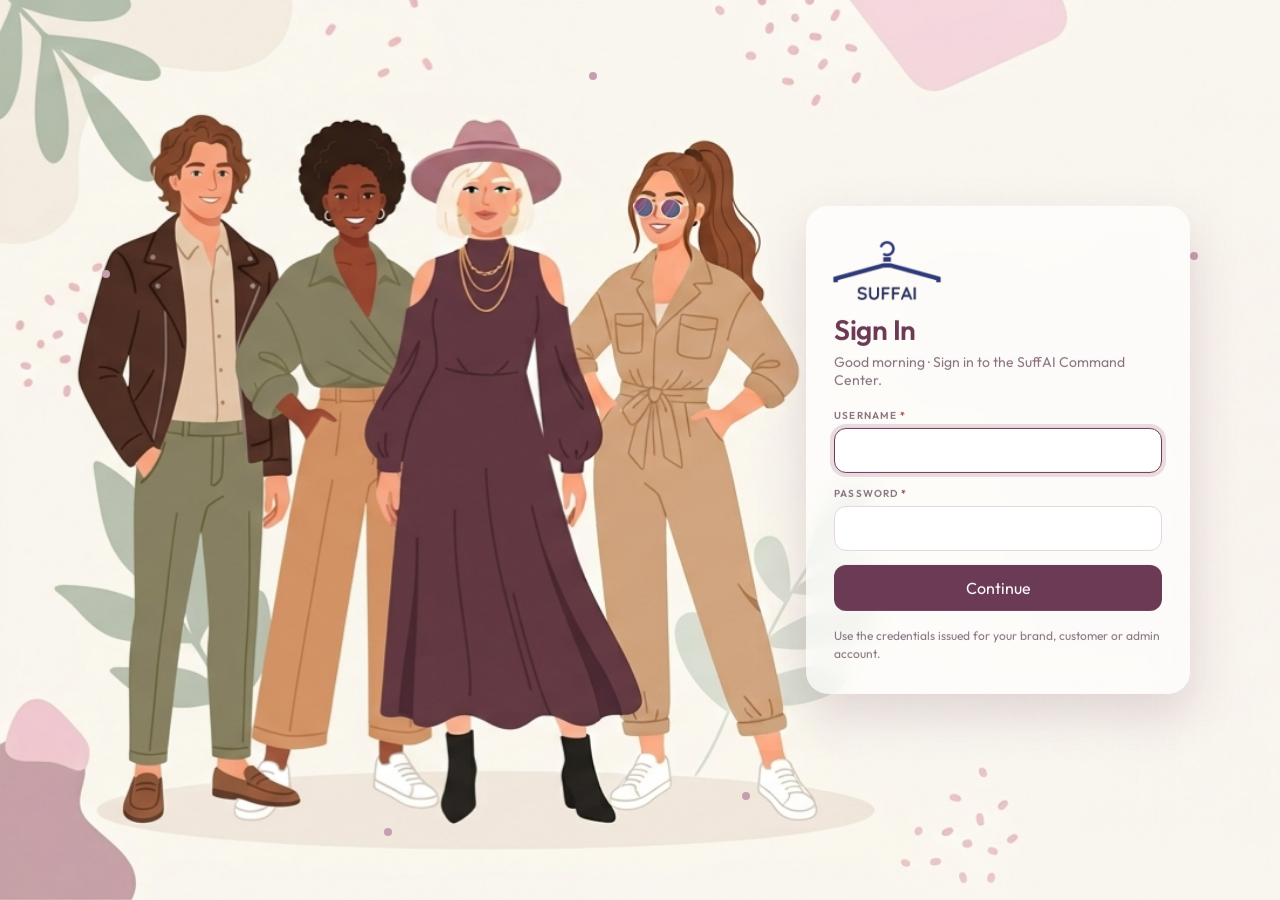
<file: web/login.html>
<!DOCTYPE html>
<html lang="en">
<head>
  <meta name="color-scheme" content="light" />
  <meta charset="UTF-8" />
  <meta name="viewport" content="width=device-width, initial-scale=1.0" />
  <link rel="prefetch" href="./index.html" />
  <link rel="icon" type="image/png" href="logo.png" />
  <title>SuffAI · Sign In</title>
  <script src="./config.js"></script>
  <script src="./session.js"></script>
  <link href="https://fonts.googleapis.com/css2?family=Outfit:wght@400;500;600;700&display=swap" rel="stylesheet" />
  <style>
*{box-sizing:border-box;margin:0;padding:0}
:root{--plum:#6b3a55;--mauve:#c59fb0;--sage:#9cb09d;--cream:#faf6ee}
body{background:var(--cream);overflow:hidden;height:100vh;height:100dvh;display:flex;justify-content:center;align-items:center;font-family:Outfit,system-ui,sans-serif}
input,button{font-family:inherit}
.stage{position:fixed;inset:0;overflow:hidden;perspective:1000px}
.tilt{position:absolute;inset:0;transition:transform .2s ease-out}
.art{position:absolute;left:0;bottom:0;width:max(100vw,179.17vh);aspect-ratio:1376/768;animation:breathe 6s ease-in-out 2s infinite}
@keyframes breathe{50%{transform:scale(1.012) translateY(-4px)}}
/* figure slices: staggered pop-up entry */
.slice{position:absolute;inset:0;background:url('login-bg.png') center/cover;opacity:0;transform-origin:50% 100%;
  animation:pop 1s cubic-bezier(.34,1.56,.64,1) forwards;animation-delay:calc(var(--i)*.22s + .2s)}
.s0{clip-path:inset(0 85.1% 0 0)}.s1{clip-path:inset(0 75.6% 0 14.9%)}.s2{clip-path:inset(0 63.7% 0 24.4%)}.s3{clip-path:inset(0 0 0 36.3%)}
@keyframes pop{from{opacity:0;transform:translateY(80px) scaleY(.85)}to{opacity:1;transform:none}}
/* sunglasses colour shift + glint */
.lens{position:absolute;top:calc((169/768)*100%);width:calc((15.5/1376)*100%);height:calc((15.5/768)*100%);border-radius:50%;overflow:hidden;
  background:linear-gradient(135deg,#ff4fa3,#4fb6ff);opacity:.5;animation:hue 4s linear infinite}
.lens.l{left:calc((541/1376)*100%)}.lens.r{left:calc((564.5/1376)*100%);top:calc((169.5/768)*100%)}
@keyframes hue{to{filter:hue-rotate(360deg)}}
.lens::after{content:"";position:absolute;inset:-20%;background:linear-gradient(110deg,transparent 42%,#fff 50%,transparent 58%);transform:translateX(-120%);animation:glint 3.5s 2.5s infinite}
@keyframes glint{40%,100%{transform:translateX(120%)}}
/* drifting leaves + twinkling sparkles + floating blobs */
.leaf{position:absolute;left:-5%;opacity:0;animation:drift 8s linear infinite;animation-delay:calc(var(--d)*1s + 1.5s)}
.sage{width:30px;height:15px;background:var(--sage);border-radius:0 100% 0 100%}
.mauve{width:16px;height:16px;background:#d1b3c4;border-radius:50%}
@keyframes drift{0%{transform:translate(0,0) rotate(0);opacity:0}10%,90%{opacity:.7}25%{transform:translate(25vw,-30px) rotate(90deg)}50%{transform:translate(55vw,30px) rotate(200deg)}75%{transform:translate(85vw,-20px) rotate(290deg)}100%{transform:translate(110vw,40px) rotate(360deg);opacity:0}}
.spark{position:absolute;width:8px;height:8px;background:var(--mauve);border-radius:50%;animation:twinkle 3s ease-in-out infinite;animation-delay:calc(var(--d)*.4s)}
@keyframes twinkle{0%,100%{transform:scale(0);opacity:0}50%{transform:scale(1.4);opacity:.8}}
.blob{position:absolute;border-radius:50%;filter:blur(30px);opacity:.35;animation:float 9s ease-in-out infinite}
@keyframes float{50%{transform:translate(30px,-40px) scale(1.15)}}
/* login card */
.card{position:absolute;right:7%;top:50%;width:30%;min-width:260px;max-height:94dvh;overflow-y:auto;padding:32px 28px;border-radius:22px;background:rgba(255,255,255,.65);backdrop-filter:blur(12px);
  box-shadow:0 20px 50px rgba(107,58,85,.18);--cx:0px;transform:translate(var(--cx),-50%);opacity:0;animation:cardIn .9s cubic-bezier(.2,.8,.2,1) 1.2s forwards}
@keyframes cardIn{from{opacity:0;transform:translate(calc(var(--cx) + 60px),-50%)}to{opacity:1;transform:translate(var(--cx),-50%)}}
.card h1{font-weight:600;letter-spacing:-.01em;color:var(--plum);font-size:28px;margin-bottom:6px}.card p{color:#8a7480;font-size:14px;margin-bottom:20px}
.card>*,.card form>*{opacity:0;animation:up .6s ease forwards;animation-delay:calc(1.6s + var(--k,0)*.12s)}
@keyframes shake{25%{transform:translateX(-6px)}75%{transform:translateX(6px)}}
@keyframes up{from{opacity:0;transform:translateY(14px)}to{opacity:1;transform:none}}
input{width:100%;padding:12px 14px;margin-bottom:14px;border:1.5px solid #e4d6dc;border-radius:12px;background:#fff;font-size:15px;outline:0;transition:.2s}
input:focus{border-color:var(--plum);box-shadow:0 0 0 4px rgba(197,159,176,.35);transform:translateY(-2px)}
button[type=submit]{position:relative;overflow:hidden;width:100%;padding:13px;border:0;border-radius:12px;background:var(--plum);color:#fff;font-size:16px;cursor:pointer;transition:.2s}
button[type=submit]:hover{transform:translateY(-2px);box-shadow:0 8px 20px rgba(107,58,85,.35)}
button[type=submit]::after{content:"";position:absolute;inset:0;background:linear-gradient(100deg,transparent 40%,rgba(255,255,255,.4) 50%,transparent 60%);transform:translateX(-100%);animation:shine 3.5s 3s infinite}
@keyframes shine{to{transform:translateX(100%)}}

label{display:block;font-size:10px;letter-spacing:.12em;text-transform:uppercase;color:#8a7480;font-weight:600;margin-bottom:.4rem}
label .req{color:#a03a3a;margin-left:2px}
.logo{display:block;height:64px;margin:0 0 .6rem -4px;transform-origin:50% 6%;animation:sway 3s ease-in-out 2.5s infinite}
/* the hanger hangs: idle sway, big pendulum swing on a failed login */
@keyframes sway{50%{transform:rotate(2.5deg)}0%,100%{transform:rotate(-2.5deg)}}
@keyframes swing{0%{transform:rotate(0)}15%{transform:rotate(16deg)}35%{transform:rotate(-11deg)}55%{transform:rotate(6deg)}75%{transform:rotate(-3deg)}100%{transform:rotate(0)}}
.logo.swing{animation:swing .65s ease-out}
/* successful login: the models strut off, the hanger lifts the card away */
/* explicit 'from' frames: base styles are opacity:0, so a to-only keyframe would start invisible */
@keyframes exit{from{opacity:1;transform:none}to{opacity:0;transform:translate3d(-38vw,0,0) rotate(-3deg)}}
@keyframes cardOut{from{opacity:1;transform:translate3d(var(--cx),-50%,0)}to{opacity:0;transform:translate3d(var(--cx),-185%,0)}}
@keyframes veil{from{opacity:0}to{opacity:1}}
.slice,.card{will-change:transform,opacity}
.leaving .slice{animation:exit .8s cubic-bezier(.65,0,.35,1) forwards;animation-delay:calc(var(--i)*.1s)}
.leaving .card{animation:cardOut .75s cubic-bezier(.65,0,.35,1) .1s forwards;backdrop-filter:none;background:rgba(255,255,255,.92)}
/* free the GPU/main thread during the exit: stop every ambient animation */
.leaving .leaf,.leaving .spark,.leaving .blob{opacity:0;transition:opacity .25s;animation-play-state:paused}
.leaving .art,.leaving .logo,.leaving .lens,.leaving .lens::after{animation-play-state:paused}
.veil{position:fixed;inset:0;background:var(--cream);opacity:0;pointer-events:none;z-index:9}
.leaving .veil{animation:veil .35s ease-in .95s forwards}
/* privacy shades: lenses go solid while the password is hidden */
.priv .lens{opacity:.95;background:#14141a;animation:none}
.caps{display:none;margin:-.5rem 0 .8rem;font-size:12px;color:#b07a2a}
.card>.err{opacity:0;animation:none;max-height:0;padding-top:0;padding-bottom:0;margin-bottom:0;border-width:0;overflow:hidden;transition:opacity .3s,max-height .3s,padding .3s,margin .3s,border-width .3s}
.card>.err.show{opacity:1;max-height:80px;padding-top:.65rem;padding-bottom:.65rem;margin-bottom:.85rem;border-width:1px;animation:shake .35s}
.err{margin-bottom:.85rem;padding:.65rem .75rem;border-radius:8px;background:rgba(180,60,60,.12);border:1px solid rgba(180,60,60,.35);color:#a03a3a;font-size:13px}
.card .hint{margin-top:1rem;margin-bottom:0;font-size:12px;line-height:1.45}.card .hint code{color:var(--plum)}
.pw{position:relative}.pw input{padding-right:46px}
.pw .eye{position:absolute;right:6px;top:6px;width:auto;padding:6px 8px;display:flex;border:0;border-radius:8px;background:none;color:var(--plum);cursor:pointer;opacity:1;animation:none;transition:opacity .2s,visibility .2s}
.pw input:placeholder-shown+.eye{opacity:0;visibility:hidden}
.eye .slash{display:none}.eye[aria-pressed=true] .slash{display:inline}
button:focus-visible{outline:3px solid rgba(197,159,176,.7);outline-offset:2px}
input[aria-invalid=true]{border-color:#c45a5a}
/* keep browser autofill on-palette instead of the default yellow/blue fill */
input:-webkit-autofill{-webkit-text-fill-color:#3b2733;-webkit-box-shadow:0 0 0 40px #fff inset;caret-color:#3b2733}
input:-webkit-autofill:focus{-webkit-box-shadow:0 0 0 40px #fff inset,0 0 0 4px rgba(197,159,176,.35)}
button[type=submit] .spin{display:none;width:14px;height:14px;margin-right:8px;vertical-align:-2px;border:2px solid rgba(255,255,255,.45);border-top-color:#fff;border-radius:50%;animation:spin .8s linear infinite}
button[type=submit].busy .spin{display:inline-block}
@keyframes spin{to{transform:rotate(360deg)}}
button[type=submit]:disabled{opacity:.7;cursor:wait;transform:none;box-shadow:none}
@media(prefers-reduced-motion:reduce){
  *,*::before,*::after{animation:none!important;transition:none!important}
  .slice,.card,.card>*,.card form>*{opacity:1!important;transform:none}
  .card>.err:not(.show){opacity:0!important}.card{transform:translate(var(--cx),-50%)}.leaf,.spark,.blob{display:none}
}
@media(max-width:700px){.card{right:auto;left:50%;--cx:-50%;width:88%}.art{opacity:.4}}
</style>
</head>
<body>
<div class="stage" id="stage">
  <div class="veil"></div>
  <div class="blob" style="width:260px;height:260px;background:var(--mauve);left:62%;top:-6%"></div>
  <div class="blob" style="width:220px;height:220px;background:var(--sage);left:44%;bottom:-8%;animation-delay:-4s"></div>
  <div class="tilt" id="tilt"><div class="art">
    <div class="slice s0" style="--i:0"></div><div class="slice s1" style="--i:1"></div>
    <div class="slice s2" style="--i:2"></div>
    <div class="slice s3" style="--i:3"><div class="lens l"></div><div class="lens r"></div></div>
  </div></div>
  <div class="leaf sage" style="top:10%;--d:0"></div><div class="leaf mauve" style="top:35%;--d:1.5;animation-duration:6s"></div>
  <div class="leaf sage" style="top:60%;--d:3;animation-duration:9s"></div><div class="leaf mauve" style="top:80%;--d:4.5;animation-duration:5.5s"></div>
  <div class="leaf sage" style="top:22%;--d:5"></div><div class="leaf sage" style="top:48%;--d:2.2;animation-duration:7s"></div>
  <i class="spark" style="left:8%;top:30%;--d:0"></i><i class="spark" style="left:46%;top:8%;--d:2"></i><i class="spark" style="left:58%;top:88%;--d:4"></i>
  <i class="spark" style="left:93%;top:28%;--d:1"></i><i class="spark" style="left:30%;top:92%;--d:3"></i>
  <div class="card">
    <div style="--k:0"><img class="logo" id="logo" src="logo.png" alt="SuffAI" /></div>
    <h1 style="--k:0">Sign In</h1><p style="--k:1"><span id="hello">Hello</span> · Sign in to the SuffAI Command Center.</p>
    <div id="err" class="err" role="alert"></div>
    <form id="form" novalidate>
      <label for="user" style="--k:2">Username<span class="req" aria-hidden="true">*</span></label>
      <input id="user" name="user" autocomplete="username" autocapitalize="none" spellcheck="false" autofocus required style="--k:2" />
      <label for="pass" style="--k:3">Password<span class="req" aria-hidden="true">*</span></label>
      <div class="pw" style="--k:3"><input id="pass" name="pass" type="password" placeholder=" " autocomplete="current-password" required /><button type="button" class="eye" aria-label="Show password" aria-pressed="false" aria-controls="pass"><svg viewBox="0 0 24 24" width="20" height="20" fill="none" stroke="currentColor" stroke-width="2" stroke-linecap="round" stroke-linejoin="round" aria-hidden="true"><path d="M2 12s3.5-7 10-7 10 7 10 7-3.5 7-10 7S2 12 2 12z"/><circle cx="12" cy="12" r="3"/><path class="slash" d="M3 3l18 18"/></svg></button></div>
      <div class="caps" id="caps" aria-live="polite">⇪ Caps Lock is on</div>
      <button type="submit" style="--k:4"><span class="spin" aria-hidden="true"></span><span class="go-txt">Continue</span></button>
    </form>
    <p class="hint" style="--k:5">Use the credentials issued for your brand, customer or admin account.</p>
  </div>
</div>
<script>
    // Served as /login by the Command Center → go to the clean app URL; opened as login.html → index.html
    const APP_URL = /\.html$/i.test(location.pathname) ? './index.html' : '/';
    // Already signed in → straight to the shell (index.html re-validates the token)
    const existing = SuffaiSession.getSession();
    if (existing && existing.token) location.replace(APP_URL);

    const $ = (id) => document.getElementById(id);
    const form = $('form'), err = $('err'), user = $('user'), pass = $('pass'), eye = document.querySelector('.eye');
    const go = form.querySelector('[type=submit]'), goTxt = go.querySelector('.go-txt');
    const busy = (on) => { go.disabled = on; go.classList.toggle('busy', on); goTxt.textContent = on ? 'Signing in…' : 'Continue'; form.setAttribute('aria-busy', on); };

    const clearErr = () => {
      err.classList.remove('show');
      user.removeAttribute('aria-invalid'); pass.removeAttribute('aria-invalid');
    };
    // error stays while either field is empty; goes away once both have text
    form.addEventListener('input', () => { if (user.value && pass.value) clearErr(); });

    const stage = $('stage'), caps = $('caps');
    const h = new Date().getHours();
    $('hello').textContent = h < 12 ? 'Good morning' : h < 17 ? 'Good afternoon' : 'Good evening';

    // privacy shades: her sunglasses go solid while you type a hidden password
    const shades = () => stage.classList.toggle('priv', document.activeElement === pass && pass.type === 'password');
    pass.addEventListener('focus', shades); pass.addEventListener('blur', shades);

    // caps lock warning on the password field
    pass.addEventListener('keyup', (e) => { caps.style.display = e.getModifierState?.('CapsLock') ? 'block' : 'none'; });
    pass.addEventListener('blur', () => { caps.style.display = 'none'; });

    eye.addEventListener('mousedown', (e) => e.preventDefault()); // keep focus in the field
    eye.addEventListener('click', () => {
      const show = pass.type === 'password';
      pass.type = show ? 'text' : 'password';
      eye.setAttribute('aria-pressed', show); // fixed label + pressed state (changing both double-announces)
      shades();
    });

    function fail(msg, field) {
      err.textContent = msg;
      err.classList.remove('show'); void err.offsetWidth; // restart shake on every failed attempt
      err.classList.add('show');
      const logo = $('logo');
      logo.classList.remove('swing'); void logo.offsetWidth; logo.classList.add('swing');
      logo.addEventListener('animationend', () => logo.classList.remove('swing'), { once: true });
      // flag only the field(s) at fault and put the caret where the fix goes
      const bad = field ? [field] : [user, pass];
      bad.forEach((f) => f.setAttribute('aria-invalid', 'true'));
      if (field) field.focus(); else pass.select();
    }

    let redirecting = false;
    function leave() {
      redirecting = true; // keep the button locked until the page is gone
      const still = matchMedia('(prefers-reduced-motion: reduce)').matches;
      if (still) { location.href = APP_URL; return; }
      stage.onmousemove = stage.onmouseleave = null; tilt.style.transform = ''; // stop the 3D tilt repainting mid-exit
      if (document.activeElement) document.activeElement.blur(); stage.classList.remove('priv');
      // run the exit; navigate once the veil has covered the page
      stage.classList.add('leaving');
      setTimeout(() => { location.href = APP_URL; }, 1350);
    }

    form.addEventListener('submit', async (e) => {
      e.preventDefault();
      const u = user.value.trim(), p = pass.value;
      if (go.disabled) return; // a sign-in is already in flight
      if (!u || !p) { fail(!u && !p ? 'Enter both username and password.' : !u ? 'Enter your username.' : 'Enter your password.', !u ? user : pass); return; }
      if (pass.type !== 'password') eye.click(); // hide it again before the browser offers to save it
      busy(true);
      try {
        const res = await fetch(SuffaiSession.apiBase() + '/v1/auth/login', {
          method: 'POST',
          headers: { 'Content-Type': 'application/json', Accept: 'application/json' },
          body: JSON.stringify({ username: u, password: p }),
          signal: AbortSignal.timeout ? AbortSignal.timeout(20000) : undefined, // never leave the button spinning forever
        });
        const data = await res.json().catch(() => ({}));
        if (!res.ok || !data.token) {
          fail(res.status === 401
            ? 'Invalid username or password.'
            : SuffaiSession.formatApiDetail(data.detail, 'Sign-in is unavailable right now (HTTP ' + res.status + ').'));
          return;
        }
        if (!(data.allowed_tabs || []).length) {
          // the shell would clear this session and bounce straight back here; say why instead
          fail('This account has no Command Center access yet. Contact your admin.');
          return;
        }
        try {
          SuffaiSession.setSession({
            token: data.token,
            role: data.role,
            username: data.username,
            brand_name: data.brand_name || null,
            customer_id: data.customer_id || null,
            display_name: data.display_name || data.username,
            allowed_tabs: data.allowed_tabs || [],
          });
        } catch (storageErr) { // storage blocked (private mode / full): say so, not "server unreachable"
          fail(storageErr.message);
          return;
        }
        leave();
        return;
      } catch (ex) {
        fail(ex && ex.name === 'TimeoutError'
          ? 'The server is taking too long to respond. Try again in a moment.'
          : 'Could not reach the server. Check your connection and try again.');
      } finally {
        if (!redirecting) busy(false);
      }
    });

    // gentle 3D tilt toward the cursor
    const tilt = $('tilt');
    stage.onmousemove = (e) => {
      const r = stage.getBoundingClientRect(), x = (e.clientX - r.left) / r.width - .5, y = (e.clientY - r.top) / r.height - .5;
      tilt.style.transform = `rotateY(${x * 4}deg) rotateX(${-y * 3}deg)`;
    };
    stage.onmouseleave = () => { tilt.style.transform = ''; };
</script>
</body>
</html>
</file>
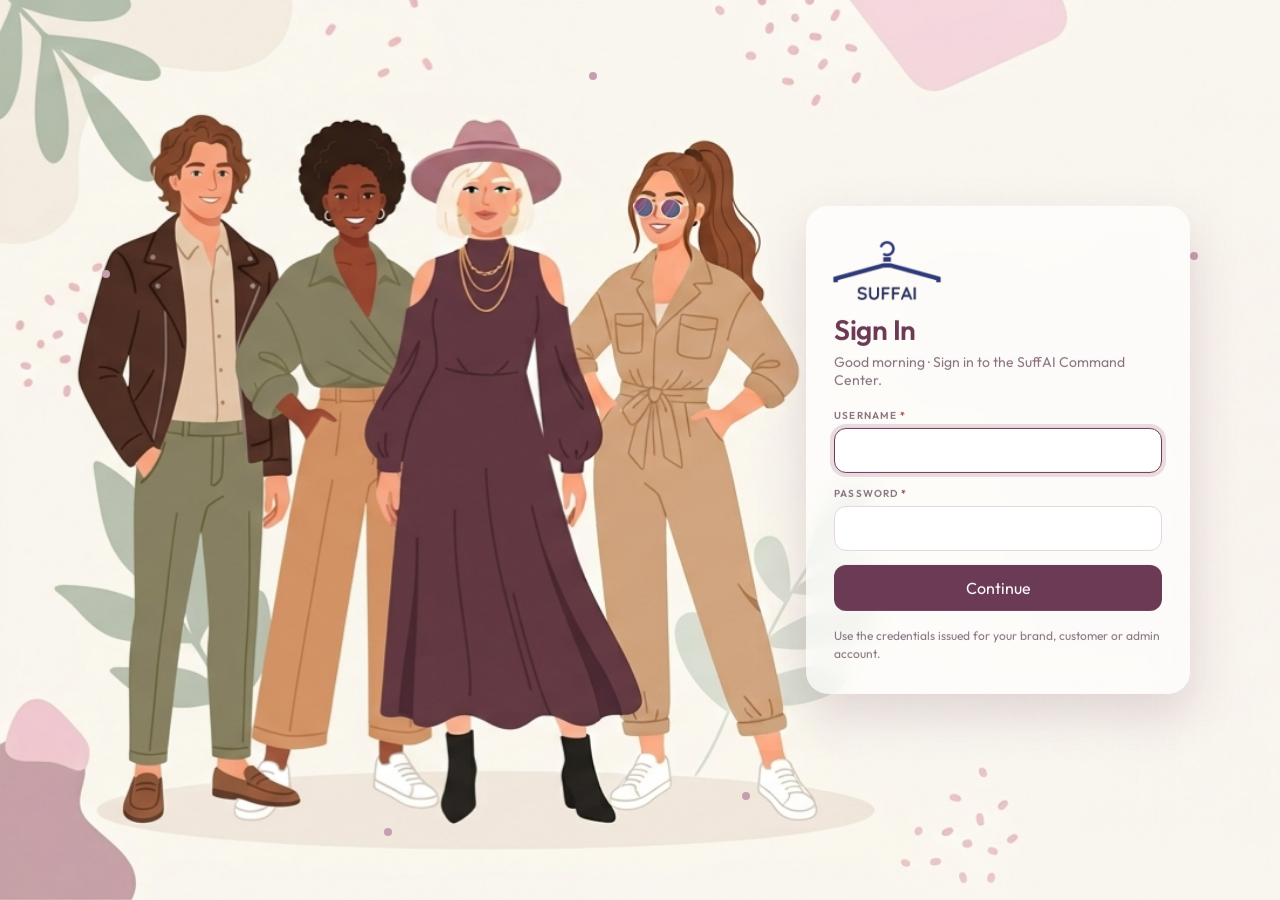
<file: web/pos.html>
<!DOCTYPE html>
<html lang="en">
<head>
  <meta name="color-scheme" content="light" />
  <meta charset="UTF-8">
  <meta name="viewport" content="width=device-width, initial-scale=1.0">
  <title>SuffAI · Store POS</title>
  <script src="./config.js"></script>
  <script src="./session.js"></script>
  <script src="./retail.js"></script>
  <link rel="stylesheet" href="./retail.css">
  <link rel="stylesheet" href="https://cdnjs.cloudflare.com/ajax/libs/font-awesome/6.4.0/css/all.min.css">
  <link href="https://fonts.googleapis.com/css2?family=Outfit:wght@300;400;500;600;700&family=IBM+Plex+Mono:wght@400;500;600&display=swap" rel="stylesheet">
  <style>
    .scan { display: flex; gap: 8px; align-items: center; }
    .scan .picker { flex: 1; }
    .scan .in { font-size: 15px; padding: .7rem .9rem; margin: 0; }
    .cart td .name { font-weight: 600; }
    .cart td .meta { font-size: 11px; color: var(--muted); }
    .cart .in.sm { width: 64px; text-align: right; }
    .cart .x { color: var(--muted); width: 26px; height: 26px; border-radius: 8px; }
    .cart .x:hover { background: #FBEDEA; color: var(--bad); }
    .sum { width: 100%; font-size: 13px; border-collapse: collapse; }
    .sum td { padding: 4px 0; }
    .sum td.r { text-align: right; font-family: 'IBM Plex Mono', monospace; }
    .grand { display: flex; align-items: baseline; justify-content: space-between; padding: 12px 0 4px; margin-top: 6px; border-top: 1px solid var(--line); }
    .grand span { font-size: 11px; letter-spacing: .12em; text-transform: uppercase; color: var(--muted); font-weight: 700; }
    .grand b { font: 700 28px 'IBM Plex Mono', monospace; color: var(--wine); }
    .pay { display: grid; grid-template-columns: 70px 1fr 54px; gap: 6px 8px; align-items: center; margin-top: 8px; }
    .pay label { font-weight: 600; font-size: 12.5px; }
    .pay .ref { grid-column: 2 / 4; margin-top: -2px; }
    .due { display: flex; justify-content: space-between; margin-top: 10px; padding: 10px 12px; border-radius: 12px; background: var(--raised); font-weight: 600; }
    .due.ok { background: #E9F3E8; color: var(--ok); }
    .due.bad { background: #FBEDEA; color: var(--bad); }
    .due b { font-family: 'IBM Plex Mono', monospace; }
    .qerr { color: var(--bad); font-size: 12px; margin-top: 8px; }
    .kbd { font: 600 10px 'IBM Plex Mono', monospace; border: 1px solid var(--line); border-bottom-width: 2px; border-radius: 5px; padding: 0 4px; color: var(--muted); }
    .storebar { display: flex; gap: 10px; align-items: center; margin-bottom: 14px; flex-wrap: wrap; }
    .storebar .in { width: auto; min-width: 220px; margin: 0; }
  </style>
</head>
<body>
  <header class="hero">
    <div class="hero-in">
      <div class="hero-row">
        <div class="hero-title">
          <div class="eyebrow">Store POS</div>
          <h1>Billing</h1>
          <p class="hero-sub">GST tax invoices, returns as credit notes and the end-of-day report. Payments are recorded here, not processed.</p>
        </div>
        <div class="hero-meta" data-rt-context></div>
      </div>
      <nav class="subnav" id="nav" aria-label="Store POS sections">
        <button type="button" data-sec="sale"><i class="fa-solid fa-cash-register"></i>New sale</button>
        <button type="button" data-sec="invoices"><i class="fa-solid fa-receipt"></i>Invoices</button>
        <button type="button" data-sec="returns"><i class="fa-solid fa-rotate-left"></i>Returns</button>
        <button type="button" data-sec="close"><i class="fa-solid fa-calendar-check"></i>Day close</button>
      </nav>
    </div>
  </header>

  <main class="wrap" data-rt-main>
    <div class="notice" data-rt-setup hidden><i class="fa-solid fa-circle-exclamation"></i>
      <div>Billing needs the brand’s legal name and GSTIN. A brand admin can add them in <b>Warehouse › Settings</b>.</div></div>
    <div class="storebar" id="storeBar" hidden>
      <label class="f" for="store">Billing at</label>
      <select class="in" id="store"></select>
      <span class="hint" id="storeHint"></span>
    </div>
    <div class="notice info" id="noStores" hidden><i class="fa-solid fa-store"></i>
      <div>No stores yet. Add a store under <b>Warehouse › Locations</b>, then come back to bill.</div></div>

    <!-- New sale -->
    <section data-sec="sale" hidden>
      <div class="cols side">
        <div>
          <div class="card">
            <div class="card-h"><h2>Cart</h2><span class="sub">Scan a barcode or search, <span class="kbd">F2</span> jumps here</span>
              <div class="end"><button type="button" class="btn sm danger" id="clearCart"><i class="fa-solid fa-trash"></i>Clear</button></div></div>
            <div class="scan"><div><input class="in" id="scan" placeholder="Barcode, SKU, style or name" aria-label="Scan or search items"></div></div>
            <div class="tbl-wrap" style="margin-top:12px">
              <table class="tbl cart">
                <thead><tr><th>Item</th><th class="r">MRP</th><th class="r">Qty</th><th class="r">Disc %</th><th class="r">GST</th><th class="r">Amount</th><th></th></tr></thead>
                <tbody id="cartBody"></tbody>
              </table>
              <div class="empty" id="cartEmpty">Cart is empty. Scan the first item.</div>
            </div>
          </div>
          <div class="card">
            <div class="card-h"><h2>Customer</h2><span class="sub">Optional. A GSTIN makes it a B2B invoice; another state’s GSTIN bills IGST.</span></div>
            <div class="fields">
              <label class="f">Name / business name<input class="in" id="custName" maxlength="80" autocomplete="off"></label>
              <label class="f">Mobile<input class="in" id="custPhone" inputmode="tel" maxlength="14" autocomplete="off" placeholder="10 digits"></label>
              <label class="f">GSTIN (B2B)<input class="in mono" id="custGstin" maxlength="15" autocomplete="off" placeholder="29ABCDE1234F1Z5"></label>
              <label class="f">Campaign<select class="in" id="campaign"><option value="">No campaign</option></select></label>
            </div>
            <p class="hint">The mobile number is stored with the bill for look-ups and shown masked everywhere else.</p>
          </div>
        </div>
        <aside>
          <div class="card">
            <div class="card-h"><h2>Bill</h2><span class="sub" id="placeNote"></span></div>
            <table class="sum"><tbody id="sumBody"></tbody></table>
            <div class="grand"><span>Total</span><b id="grandTotal">₹0.00</b></div>
            <div class="qerr" id="quoteErr" hidden></div>
          </div>
          <div class="card">
            <div class="card-h"><h2>Payment</h2><span class="sub">Recorded only</span></div>
            <div class="pay" id="payRows"></div>
            <div class="due" id="dueBox"><span id="dueLabel">To collect</span><b id="dueAmt">₹0.00</b></div>
            <button type="button" class="btn primary lg" id="completeSale" style="width:100%;margin-top:12px" disabled>
              <i class="fa-solid fa-check"></i>Complete sale</button>
            <p class="hint">Change is given from cash. Card, UPI and wallet can’t exceed the bill. <span class="kbd">Ctrl</span>+<span class="kbd">Enter</span> completes the sale.</p>
          </div>
        </aside>
      </div>
    </section>

    <!-- Invoices -->
    <section data-sec="invoices" hidden>
      <div class="card">
        <div class="toolbar">
          <label class="f grow">Search<input class="in" id="invQ" placeholder="Invoice no., customer name or last 4+ digits of mobile"></label>
          <label class="f">Type<select class="in" id="invKind"><option value="">All</option><option value="invoice">Invoices</option><option value="credit_note">Credit notes</option></select></label>
          <label class="f">From<input class="in" type="date" id="invFrom"></label>
          <label class="f">To<input class="in" type="date" id="invTo"></label>
          <button type="button" class="btn primary" id="invGo"><i class="fa-solid fa-magnifying-glass"></i>Search</button>
        </div>
        <div class="tbl-wrap">
          <table class="tbl">
            <thead><tr><th>Number</th><th>Date</th><th>Type</th><th>Store</th><th>Customer</th><th class="r">Units</th><th class="r">Total</th><th>Billed by</th></tr></thead>
            <tbody id="invBody"></tbody>
          </table>
          <div class="empty" id="invEmpty" hidden>No bills match.</div>
        </div>
        <div class="pager" id="invPager"></div>
      </div>
    </section>

    <!-- Returns -->
    <section data-sec="returns" hidden>
      <div class="card">
        <div class="toolbar">
          <label class="f grow">Invoice number<input class="in mono" id="retNo" placeholder="e.g. BLR012627-000123" autocomplete="off"></label>
          <button type="button" class="btn primary" id="retFind"><i class="fa-solid fa-magnifying-glass"></i>Find invoice</button>
        </div>
        <p class="hint">Returns are taken at the store that billed the item, within the brand’s return window. Each return creates a credit note.</p>
      </div>
      <div id="retPanel"></div>
    </section>

    <!-- Day close -->
    <section data-sec="close" hidden>
      <div class="card">
        <div class="toolbar">
          <label class="f">Business date<input class="in" type="date" id="dayDate"></label>
          <button type="button" class="btn primary" id="dayGo"><i class="fa-solid fa-rotate"></i>Load</button>
          <button type="button" class="btn" id="dayPrint" disabled><i class="fa-solid fa-print"></i>Print Z report</button>
          <span class="label-actual" style="margin-left:auto">Actual (POS)</span>
        </div>
      </div>
      <div id="dayPanel"></div>
    </section>
  </main>

  <div id="printArea"></div>

  <script>
  (function () {
    const R = window.Retail;
    const $ = R.$, esc = R.esc;
    const STORE_KEY = 'suffai_pos_store';
    const MODES = [['cash', 'Cash'], ['card', 'Card'], ['upi', 'UPI'], ['wallet', 'Wallet']];
    const st = { stores: [], store: null, cart: [], quote: null, quoteKey: '', quoteSeq: 0, clientRef: R.uuid(),
                 invPage: 1, ret: null, retRef: R.uuid(), day: null };

    /* ---------- Stores ---------- */
    async function loadStores() {
      if (R.me.location) {
        st.stores = [R.me.location];
      } else {
        const data = await R.api('/locations', { params: { kind: 'store' } });
        st.stores = data.locations || [];
      }
      if (!st.stores.length) {
        $('#noStores').hidden = false;
        R.$$('section[data-sec]').forEach((s) => s.remove());
        $('#nav').hidden = true;
        return false;
      }
      const saved = (() => { try { return localStorage.getItem(STORE_KEY); } catch (_) { return null; } })();
      st.store = st.stores.find((s) => s.location_id === saved) || st.stores[0];
      if (!R.me.location) {
        $('#storeBar').hidden = false;
        R.options($('#store'), st.stores, (s) => s.location_id, (s) => s.code + ' · ' + s.name + (s.city ? ' (' + s.city + ')' : ''));
        $('#store').value = st.store.location_id;
        $('#store').addEventListener('change', () => {
          st.store = st.stores.find((s) => s.location_id === $('#store').value);
          try { localStorage.setItem(STORE_KEY, st.store.location_id); } catch (_) { /* not remembered */ }
          storeChanged();
        });
      }
      storeHint();
      return true;
    }
    function storeHint() {
      const s = st.store;
      $('#storeHint').textContent = s ? (s.state || s.state_code) + (s.gstin ? ' · GSTIN ' + s.gstin : ' · no store GSTIN yet') : '';
    }
    function storeChanged() {
      storeHint();
      loadCampaigns();
      requote();
      if (!$('section[data-sec="invoices"]').hidden) loadInvoices(1);
      if (!$('section[data-sec="close"]').hidden) loadDay();
      $('#retPanel').innerHTML = '';
      st.ret = null;
    }

    /* ---------- Cart + quote ---------- */
    function addItem(r) {
      if (!r.on_sale) { R.toast(r.sku + ' is inactive and can’t be sold.', 'bad'); return; }
      const line = st.cart.find((c) => c.variant_id === r.variant_id);
      if (line) line.qty = Math.min(999, line.qty + 1);
      else st.cart.push({ variant_id: r.variant_id, sku: r.sku, name: r.name, color: r.color, size: r.size, mrp: r.mrp, qty: 1, disc: '',
                          avail: r.available });
      renderCart();
      requote();
    }
    const cartKey = () => JSON.stringify([st.store && st.store.location_id, gstinForQuote(), $('#custName').value.trim(),
      st.cart.map((c) => [c.variant_id, c.qty, c.disc])]);
    function gstinForQuote() {
      const g = $('#custGstin').value.trim().toUpperCase();
      return g.length === 15 ? g : '';
    }
    function renderCart() {
      const q = st.quote && st.quoteKey === cartKey() ? st.quote : null;
      $('#cartEmpty').hidden = st.cart.length > 0;
      $('#cartBody').innerHTML = st.cart.map((c, i) => {
        const ql = q ? q.lines[i] : null;
        const short = ql && ql.available < c.qty;
        const left = ql ? ql.available : c.avail;
        const last = !short && left !== undefined && left !== null && left <= 2;
        return '<tr data-i="' + i + '"><td><div class="name">' + R.swatch(c.color) + esc(c.name) + '</div><div class="meta mono">' + esc(c.sku) + ' · ' + esc(c.color) + ' / ' + esc(c.size) +
          (short ? ' · <span class="badge warn">' + R.num(ql.available) + ' in stock</span>' : '') +
          (last ? ' · <span class="badge gold" title="Stock Pilot will flag a restock if it keeps selling">Last ' + R.num(left) + ' in store</span>' : '') + '</div></td>' +
          '<td class="r num-cell">' + R.rupees(c.mrp) + '</td>' +
          '<td class="r"><input class="in sm" data-f="qty" type="number" min="1" max="999" value="' + c.qty + '" aria-label="Quantity"></td>' +
          '<td class="r"><input class="in sm" data-f="disc" type="number" min="0" max="100" step="0.5" value="' + esc(c.disc) + '" placeholder="0" aria-label="Discount percent"></td>' +
          '<td class="r num-cell">' + (ql ? R.rate(ql.gst_rate_bp) : '…') + '</td>' +
          '<td class="r num-cell"><b>' + (ql ? R.money(ql.total_paise) : '…') + '</b></td>' +
          '<td><button type="button" class="x" data-f="rm" aria-label="Remove"><i class="fa-solid fa-xmark"></i></button></td></tr>';
      }).join('');
      renderTotals(q);
    }
    $('#cartBody').addEventListener('change', (e) => {
      const tr = e.target.closest('tr'); if (!tr) return;
      const c = st.cart[+tr.dataset.i]; const f = e.target.dataset.f;
      if (f === 'qty') { const n = parseInt(e.target.value, 10); c.qty = Math.max(1, Math.min(999, isNaN(n) ? 1 : n)); }
      if (f === 'disc') { const d = parseFloat(e.target.value); c.disc = isNaN(d) || d <= 0 ? '' : String(Math.min(100, d)); }
      renderCart(); requote();
    });
    $('#cartBody').addEventListener('click', (e) => {
      const b = e.target.closest('[data-f="rm"]'); if (!b) return;
      st.cart.splice(+b.closest('tr').dataset.i, 1);
      renderCart(); requote();
    });
    $('#clearCart').addEventListener('click', async () => {
      if (st.cart.length && await R.confirm('Clear the cart?', 'All items and payments on this bill will be removed.', 'Clear')) resetSale();
    });

    const requote = R.debounce(async function () {
      const key = cartKey();
      if (!st.cart.length || !st.store) { st.quote = null; st.quoteKey = key; $('#quoteErr').hidden = true; renderCart(); return; }
      const my = ++st.quoteSeq;
      const g = gstinForQuote();
      try {
        const q = await R.api('/pos/quote', { body: {
          location_id: st.store.location_id,
          lines: st.cart.map((c) => ({ variant_id: c.variant_id, qty: c.qty, discount_pct: c.disc || 0 })),
          customer: g ? { gstin: g, name: $('#custName').value.trim() } : {} } });
        if (my !== st.quoteSeq) return;
        st.quote = q; st.quoteKey = key;
        $('#quoteErr').hidden = true;
      } catch (e) {
        if (my !== st.quoteSeq) return;
        st.quote = null; st.quoteKey = '';
        $('#quoteErr').textContent = e.message; $('#quoteErr').hidden = false;
      }
      renderCart();
    }, 200);

    function renderTotals(q) {
      const t = q ? q.totals : null;
      const row = (k, v) => '<tr><td>' + k + '</td><td class="r">' + v + '</td></tr>';
      const m = (k) => t ? R.money(t[k]) : '—';
      $('#sumBody').innerHTML = row('Items', t ? R.num(t.units) : st.cart.reduce((a, c) => a + c.qty, 0)) +
        row('Gross (MRP)', m('gross_paise')) + row('Discount', t ? '−' + R.money(t.discount_paise) : '—') +
        row('Taxable value', m('taxable_paise')) +
        (q && q.inter_state ? row('IGST', m('igst_paise')) : row('CGST', m('cgst_paise')) + row('SGST', m('sgst_paise'))) +
        row('Round-off', m('round_off_paise'));
      $('#grandTotal').textContent = t ? R.money(t.total_paise) : (st.cart.length ? '…' : R.money(0));
      $('#placeNote').textContent = q ? (q.inter_state ? 'Inter-state · IGST' : 'Intra-state · CGST + SGST') : '';
      renderDue();
    }

    /* ---------- Payments ---------- */
    $('#payRows').innerHTML = MODES.map(([m, label]) =>
      '<label for="pay-' + m + '">' + label + '</label><input class="in sm" id="pay-' + m + '" data-mode="' + m + '" inputmode="decimal" placeholder="0.00">' +
      '<button type="button" class="btn sm" data-fill="' + m + '" title="Put the balance here">Fill</button>' +
      (m === 'cash' ? '' : '<input class="in sm ref" id="ref-' + m + '" maxlength="60" placeholder="' + label + ' reference (optional)">')).join('');
    $('#payRows').addEventListener('input', renderDue);
    $('#payRows').addEventListener('click', (e) => {
      const b = e.target.closest('[data-fill]'); if (!b || !currentTotal()) return;
      const inp = $('#pay-' + b.dataset.fill);
      const others = tendered() - (R.toPaise(inp.value) || 0);
      inp.value = (Math.max(0, currentTotal() - others) / 100).toFixed(2);
      renderDue();
      inp.focus();
    });
    function currentTotal() {
      return st.quote && st.quoteKey === cartKey() ? st.quote.totals.total_paise : 0;
    }
    function tendered() {
      return MODES.reduce((a, [m]) => a + (R.toPaise($('#pay-' + m).value) || 0), 0);
    }
    function paymentsOrError() {
      const out = [];
      for (const [m, label] of MODES) {
        const raw = $('#pay-' + m).value.trim();
        if (!raw) continue;
        const p = R.toPaise(raw);
        if (p === null) return label + ' amount isn’t a valid rupee amount.';
        if (!p) continue;
        const ref = m === 'cash' ? '' : $('#ref-' + m).value.trim();
        out.push({ mode: m, amount: (p / 100).toFixed(2), reference: ref || undefined });
      }
      return out;
    }
    function renderDue() {
      const total = currentTotal(), paid = tendered(), box = $('#dueBox');
      const ready = total > 0 && st.cart.length > 0;
      box.className = 'due';
      if (!ready) { $('#dueLabel').textContent = 'To collect'; $('#dueAmt').textContent = R.money(0); }
      else if (paid < total) { box.classList.add('bad'); $('#dueLabel').textContent = 'Balance due'; $('#dueAmt').textContent = R.money(total - paid); }
      else { box.classList.add('ok'); $('#dueLabel').textContent = paid > total ? 'Change to return' : 'Fully paid'; $('#dueAmt').textContent = R.money(paid - total); }
      $('#completeSale').disabled = !ready || paid < total;
    }

    async function completeSale() {
      const btn = $('#completeSale');
      if (btn.disabled) return;
      const pays = paymentsOrError();
      if (typeof pays === 'string') { R.toast(pays, 'bad'); return; }
      const g = $('#custGstin').value.trim();
      const inv = await R.busy(btn, () => R.api('/pos/sales', { body: {
        location_id: st.store.location_id, client_ref: st.clientRef,
        lines: st.cart.map((c) => ({ variant_id: c.variant_id, qty: c.qty, discount_pct: c.disc || 0 })),
        customer: { name: $('#custName').value.trim(), phone: $('#custPhone').value.trim(), gstin: g },
        campaign_id: $('#campaign').value || undefined, payments: pays } }));
      if (!inv) return;
      if (inv.duplicate) R.toast('This sale was already saved. Showing its invoice.', 'ok');
      else R.toast('Invoice ' + inv.invoice_number + ' saved.', 'ok');
      resetSale();
      showDoc(inv);
    }
    $('#completeSale').addEventListener('click', completeSale);

    function resetSale() {
      st.cart = []; st.quote = null; st.quoteKey = ''; st.clientRef = R.uuid();
      ['#custName', '#custPhone', '#custGstin'].forEach((s) => { $(s).value = ''; });
      $('#campaign').value = '';
      R.$$('#payRows input').forEach((i) => { i.value = ''; });
      $('#quoteErr').hidden = true;
      renderCart();
      $('#scan').focus();
    }
    ['#custGstin', '#custName'].forEach((s) => $(s).addEventListener('input', () => { renderCart(); requote(); }));

    async function loadCampaigns() {
      const sel = $('#campaign');
      sel.innerHTML = '<option value="">No campaign</option>';
      if (!st.store) return;
      try {
        const data = await R.api('/pos/campaigns', { params: { location_id: st.store.location_id } });
        (data.campaigns || []).forEach((c) => {
          const o = document.createElement('option');
          o.value = c.campaign_id;
          o.textContent = (c.targets_store ? '★ ' : '') + c.name + (c.end_date ? ' (till ' + R.day(c.end_date) + ')' : '');
          sel.appendChild(o);
        });
      } catch (_) { /* tagging a bill is optional */ }
    }

    /* ---------- Documents ---------- */
    function showDoc(inv) {
      const actions = [{ label: '<i class="fa-solid fa-print"></i>Print', kind: 'primary', onClick: () => { R.print(R.invoiceHtml(inv)); return false; } }];
      const today = R.todayIST();
      const canReturn = inv.kind === 'invoice' && R.can('pos.sell') && today <= inv.return_until &&
        (inv.lines || []).some((l) => l.returnable_qty > 0);
      if (canReturn) actions.push({ label: '<i class="fa-solid fa-rotate-left"></i>Return items', onClick: () => { nav.show('returns'); openReturn(inv.invoice_number); } });
      actions.push({ label: 'Close' });
      const cns = (inv.credit_notes || []).length
        ? '<div class="notice info" style="margin-top:12px"><i class="fa-solid fa-rotate-left"></i><div>Credit notes: ' +
          inv.credit_notes.map((c) => '<a class="link" data-cn="' + esc(c.invoice_id) + '">' + esc(c.invoice_number) + '</a> (' + R.money(c.total_paise) + ')').join(', ') + '</div></div>' : '';
      const m = R.modal({ title: (inv.kind === 'credit_note' ? 'Credit note ' : 'Invoice ') + inv.invoice_number, wide: true,
                          html: R.invoiceHtml(inv) + cns, actions });
      R.$$('[data-cn]', m.el).forEach((a) => a.addEventListener('click', () => { m.close(); openDoc(a.dataset.cn); }));
    }
    async function openDoc(id) {
      try { showDoc(await R.api('/pos/invoices/' + encodeURIComponent(id))); } catch (e) { R.fail(e); }
    }

    /* ---------- Invoices ---------- */
    async function loadInvoices(page) {
      st.invPage = page || 1;
      try {
        const data = await R.api('/pos/invoices', { params: {
          location_id: st.store.location_id, q: $('#invQ').value.trim(), kind: $('#invKind').value,
          date_from: $('#invFrom').value, date_to: $('#invTo').value, page: st.invPage, size: 50 } });
        const rows = data.invoices || [];
        $('#invEmpty').hidden = rows.length > 0;
        $('#invBody').innerHTML = rows.map((r) => '<tr class="click" data-id="' + esc(r.invoice_id) + '">' +
          '<td class="mono">' + esc(r.invoice_number) + '</td><td>' + R.day(r.business_date) + '</td>' +
          '<td>' + (r.kind === 'credit_note' ? '<span class="badge warn">Credit note</span>' : '<span class="badge">Invoice</span>') +
          (r.campaign_id ? ' <span class="badge gold" title="Tagged to a campaign"><i class="fa-solid fa-bullhorn"></i></span>' : '') + '</td>' +
          '<td class="mono">' + esc(r.store_code) + '</td><td>' + esc(r.customer_name || '') + (r.customer_phone ? ' <span class="mono" style="color:var(--muted)">' + esc(r.customer_phone) + '</span>' : '') + '</td>' +
          '<td class="r">' + R.num(r.units) + '</td><td class="r num-cell">' + (r.kind === 'credit_note' ? '−' : '') + R.money(r.total_paise) + '</td>' +
          '<td>' + esc(r.created_by) + '</td></tr>').join('');
        R.pager($('#invPager'), data, loadInvoices);
      } catch (e) { R.fail(e); }
    }
    $('#invBody').addEventListener('click', (e) => { const tr = e.target.closest('tr[data-id]'); if (tr) openDoc(tr.dataset.id); });
    $('#invGo').addEventListener('click', () => loadInvoices(1));
    $('#invQ').addEventListener('keydown', (e) => { if (e.key === 'Enter') loadInvoices(1); });

    /* ---------- Returns ---------- */
    async function openReturn(number) {
      const no = String(number || $('#retNo').value).trim().toUpperCase();
      if (!no) { R.toast('Enter the invoice number from the bill.', 'bad'); return; }
      $('#retNo').value = no;
      try {
        const inv = await R.api('/pos/invoices/by-number/' + encodeURIComponent(no));
        if (inv.kind !== 'invoice') { R.toast(no + ' is a credit note. Enter the sale invoice number.', 'bad'); return; }
        st.ret = inv; st.retRef = R.uuid();
        renderReturn();
      } catch (e) { R.fail(e); }
    }
    function renderReturn() {
      const inv = st.ret, panel = $('#retPanel');
      const expired = R.todayIST() > inv.return_until;
      const otherStore = st.store && inv.location_id !== st.store.location_id;
      const left = inv.lines.filter((l) => l.returnable_qty > 0);
      const blocked = expired ? 'The return window for this invoice ended on ' + R.day(inv.return_until) + '.'
        : otherStore ? 'This invoice was billed at ' + inv.seller.store_name + ' (' + inv.seller.store_code + '). Returns are taken at that store.'
        : !left.length ? 'Everything on this invoice has already been returned.'
        : !R.can('pos.sell') ? 'This login can view bills but not take returns.' : '';
      const firstMode = inv.payments && inv.payments[0] ? inv.payments[0].mode : 'cash';
      panel.innerHTML = '<div class="card"><div class="card-h"><h2>Invoice <span class="mono">' + esc(inv.invoice_number) + '</span></h2>' +
        '<span class="sub">' + R.day(inv.business_date) + ' · ' + R.money(inv.total_paise) + (inv.customer_name ? ' · ' + esc(inv.customer_name) : '') + '</span>' +
        '<div class="end"><span class="badge ' + (expired ? 'bad' : 'ok') + '">Returns until ' + R.day(inv.return_until) + '</span>' +
        '<button type="button" class="btn sm" id="retView"><i class="fa-solid fa-receipt"></i>View invoice</button></div></div>' +
        (blocked ? '<div class="notice"><i class="fa-solid fa-circle-info"></i><div>' + esc(blocked) + '</div></div>' : '') +
        '<div class="tbl-wrap"><table class="tbl"><thead><tr><th>Item</th><th class="r">Sold</th><th class="r">Returned</th><th class="r">Paid per unit</th><th class="r">Return qty</th><th>Damaged</th></tr></thead><tbody>' +
        inv.lines.map((l) => '<tr data-no="' + l.line_no + '"><td><b>' + esc(l.description) + '</b><div class="hint mono" style="margin:0">' + esc(l.sku) + ' · ' + esc(l.color) + ' / ' + esc(l.size) + '</div></td>' +
          '<td class="r">' + l.qty + '</td><td class="r">' + l.returned_qty + '</td><td class="r num-cell">' + R.money(Math.round(l.total_paise / l.qty)) + '</td>' +
          '<td class="r"><input class="in sm qty" type="number" min="0" max="' + l.returnable_qty + '" value="0" data-q' + (blocked || !l.returnable_qty ? ' disabled' : '') + ' aria-label="Return quantity"></td>' +
          '<td><label class="check"><input type="checkbox" data-d' + (blocked || !l.returnable_qty ? ' disabled' : '') + '>Damaged</label></td></tr>').join('') +
        '</tbody></table></div>' +
        (blocked ? '' : '<div class="fields" style="margin-top:12px">' +
          '<label class="f">Reason<select class="in" id="retReason"><option>Size / fit</option><option>Defective</option><option>Changed mind</option><option>Wrong item</option><option>Other</option></select></label>' +
          '<label class="f">Note<input class="in" id="retNote" maxlength="120" placeholder="Optional"></label>' +
          '<label class="f">Refund by<select class="in" id="retMode">' + MODES.map(([m, label]) => '<option value="' + m + '"' + (m === firstMode ? ' selected' : '') + '>' + label + '</option>').join('') + '</select></label></div>' +
          '<div class="due" style="margin-top:12px"><span>Estimated refund</span><b id="retEst">₹0.00</b></div>' +
          '<p class="hint">Good units go back to sellable stock; damaged units go to the DMG bin. The credit note shows the exact refund, including GST reversed.</p>' +
          '<div style="display:flex;justify-content:flex-end;margin-top:10px"><button type="button" class="btn primary" id="retSave"><i class="fa-solid fa-file-invoice"></i>Create credit note</button></div>') +
        '</div>';
      $('#retView').addEventListener('click', () => showDoc(inv));
      panel.oninput = blocked ? null : estimate;
      if (blocked) return;
      $('#retSave').addEventListener('click', saveReturn);
    }
    function returnLines() {
      return R.$$('#retPanel tr[data-no]').map((tr) => {
        const q = parseInt($('[data-q]', tr).value, 10) || 0;
        return { line_no: +tr.dataset.no, qty: q, damaged: $('[data-d]', tr).checked };
      }).filter((l) => l.qty > 0);
    }
    function estimate() {
      const est = returnLines().reduce((a, l) => {
        const o = st.ret.lines.find((x) => x.line_no === l.line_no);
        return a + Math.round(o.total_paise * l.qty / o.qty);
      }, 0);
      const el = $('#retEst'); if (el) el.textContent = '≈ ' + R.money(Math.round(est / 100) * 100);
    }
    async function saveReturn() {
      const lines = returnLines();
      if (!lines.length) { R.toast('Enter how many of each item are coming back.', 'bad'); return; }
      const bad = lines.find((l) => l.qty > st.ret.lines.find((x) => x.line_no === l.line_no).returnable_qty);
      if (bad) { R.toast('Line ' + bad.line_no + ': that’s more than is left to return.', 'bad'); return; }
      const note = $('#retNote').value.trim();
      const cn = await R.busy($('#retSave'), () => R.api('/pos/invoices/' + encodeURIComponent(st.ret.invoice_id) + '/returns', { body: {
        lines, reason: $('#retReason').value + (note ? ': ' + note : ''), refund_mode: $('#retMode').value, client_ref: st.retRef } }));
      if (!cn) return;
      R.toast('Credit note ' + cn.invoice_number + ' saved. Refund ' + R.money(cn.total_paise) + '.', 'ok');
      showDoc(cn);
      openReturn(st.ret.invoice_number);
    }
    $('#retFind').addEventListener('click', () => openReturn());
    $('#retNo').addEventListener('keydown', (e) => { if (e.key === 'Enter') openReturn(); });

    /* ---------- Day close ---------- */
    async function loadDay() {
      const day = $('#dayDate').value || R.todayIST();
      $('#dayDate').value = day;
      try {
        st.day = await R.api('/pos/day-report', { params: { location_id: st.store.location_id, day } });
        renderDay();
      } catch (e) { R.fail(e); }
    }
    function dayTables(d) {
      const rows = (arr, f) => arr.map(f).join('') || '<tr><td colspan="9" class="empty">None</td></tr>';
      const pay = '<table class="tbl"><thead><tr><th>Mode</th><th class="r">Collected</th><th class="r">Refunded</th><th class="r">Net</th></tr></thead><tbody>' +
        MODES.map(([m, label]) => { const p = d.payments[m]; return '<tr><td>' + label + '</td><td class="r">' + R.money(p.collected_paise) + '</td><td class="r">' + R.money(p.refunded_paise) + '</td><td class="r"><b>' + R.money(p.net_paise) + '</b></td></tr>'; }).join('') + '</tbody></table>';
      const tax = '<table class="tbl"><thead><tr><th>GST rate</th><th class="r">Taxable</th><th class="r">CGST</th><th class="r">SGST</th><th class="r">IGST</th></tr></thead><tbody>' +
        rows(d.tax_by_rate, (t) => '<tr><td>' + R.rate(t.gst_rate_bp) + '</td><td class="r">' + R.money(t.taxable_paise) + '</td><td class="r">' + R.money(t.cgst_paise) + '</td><td class="r">' + R.money(t.sgst_paise) + '</td><td class="r">' + R.money(t.igst_paise) + '</td></tr>') + '</tbody></table>';
      const cash = '<table class="tbl"><thead><tr><th>Cashier</th><th class="r">Bills</th><th class="r">Net</th></tr></thead><tbody>' +
        rows(d.cashiers, (c) => '<tr><td>' + esc(c.cashier) + '</td><td class="r">' + c.invoices + '</td><td class="r">' + R.money(c.net_paise) + '</td></tr>') + '</tbody></table>';
      const top = '<table class="tbl"><thead><tr><th>SKU</th><th>Item</th><th class="r">Net units</th></tr></thead><tbody>' +
        rows(d.top_items, (t) => '<tr><td class="mono">' + esc(t.sku) + '</td><td>' + esc(t.description) + '</td><td class="r">' + t.units + '</td></tr>') + '</tbody></table>';
      return { pay, tax, cash, top };
    }
    function renderDay() {
      const d = st.day, t = dayTables(d);
      $('#dayPrint').disabled = false;
      const range = (s) => s.count ? esc(s.first) + (s.count > 1 ? ' – ' + esc(s.last) : '') : 'none';
      $('#dayPanel').innerHTML = '<div class="tiles" style="margin-bottom:14px">' +
        '<div class="tile"><i class="ic fa-solid fa-receipt"></i><span>Bills</span><b>' + R.num(d.sales.count) + '</b><small>' + range(d.sales) + '</small></div>' +
        '<div class="tile ok"><i class="ic fa-solid fa-indian-rupee-sign"></i><span>Net sales</span><b>' + R.money(d.net_sales_paise) + '</b><small>' + R.count(d.net_units, 'unit') + ' net</small></div>' +
        '<div class="tile' + (d.returns.count ? ' warn' : '') + '"><i class="ic fa-solid fa-rotate-left"></i><span>Returns</span><b>' + R.money(d.returns.total_paise) + '</b><small>' + R.num(d.returns.count) + ' credit notes · ' + range(d.returns) + '</small></div>' +
        '<div class="tile"><i class="ic fa-solid fa-money-bill-wave"></i><span>Expected cash</span><b>' + R.money(d.expected_cash_paise) + '</b><small>Cash collected less cash refunds</small></div>' +
        '<div class="tile"><i class="ic fa-solid fa-landmark"></i><span>GST collected</span><b>' + R.money(d.sales.cgst_paise + d.sales.sgst_paise + d.sales.igst_paise - d.returns.cgst_paise - d.returns.sgst_paise - d.returns.igst_paise) + '</b><small>Net of credit notes</small></div></div>' +
        '<div class="cols"><div class="card"><div class="card-h"><h2>Payments by mode</h2></div><div class="tbl-wrap">' + t.pay + '</div></div>' +
        '<div class="card" style="margin-top:0"><div class="card-h"><h2>Tax by rate</h2><span class="sub">Net of returns</span></div><div class="tbl-wrap">' + t.tax + '</div></div></div>' +
        '<div class="cols" style="margin-top:14px"><div class="card"><div class="card-h"><h2>Cashiers</h2></div><div class="tbl-wrap">' + t.cash + '</div></div>' +
        '<div class="card" style="margin-top:0"><div class="card-h"><h2>Top items</h2></div><div class="tbl-wrap">' + t.top + '</div></div></div>';
    }
    function dayDoc() {
      const d = st.day, t = dayTables(d);
      const strip = (h) => h.replace(/class="tbl"/g, '');
      return '<div class="doc"><h2>Day close (Z report)</h2><div class="dhead"><div><b>' + esc(d.store.name) + '</b> (' + esc(d.store.code) + ')<br>' + esc(R.me.brand_name) +
        '</div><div style="text-align:right">Business date: <b>' + R.day(d.date) + '</b><br>Printed ' + R.dateTime(new Date().toISOString()) + ' by ' + esc(R.me.username) + '</div></div>' +
        '<table><tbody><tr><td>Invoices</td><td class="r">' + d.sales.count + ' (' + (d.sales.first ? esc(d.sales.first) + ' – ' + esc(d.sales.last) : 'none') + ')</td></tr>' +
        '<tr><td>Sales total</td><td class="r">' + R.money(d.sales.total_paise) + '</td></tr>' +
        '<tr><td>Credit notes</td><td class="r">' + d.returns.count + ' · ' + R.money(d.returns.total_paise) + '</td></tr>' +
        '<tr><td><b>Net sales</b></td><td class="r"><b>' + R.money(d.net_sales_paise) + '</b></td></tr>' +
        '<tr><td><b>Expected cash in drawer</b></td><td class="r"><b>' + R.money(d.expected_cash_paise) + '</b></td></tr></tbody></table>' +
        '<h3 style="margin-top:8px;font-size:12px">Payments</h3>' + strip(t.pay) + '<h3 style="font-size:12px">Tax by rate</h3>' + strip(t.tax) +
        '<h3 style="font-size:12px">Cashiers</h3>' + strip(t.cash) +
        '<div class="foot">Counted cash: ________________ &nbsp; Difference: ________________ &nbsp; Signature: ________________</div></div>';
    }
    $('#dayGo').addEventListener('click', loadDay);
    $('#dayPrint').addEventListener('click', () => { if (st.day) R.print(dayDoc()); });

    /* ---------- Keyboard ---------- */
    document.addEventListener('keydown', (e) => {
      if (document.querySelector('.rt-modal')) return;
      if (e.key === 'F2') { e.preventDefault(); nav.show('sale'); $('#scan').focus(); }
      if (e.key === 'Enter' && (e.ctrlKey || e.metaKey) && !$('section[data-sec="sale"]').hidden) { e.preventDefault(); completeSale(); }
    });

    let nav = null;
    R.boot('pos', async () => {
      try {
        if (!(await loadStores())) return;
      } catch (e) { R.fail(e); return; }
      if (!R.can('pos.sell')) R.$$('button[data-sec="sale"], button[data-sec="returns"]').forEach((b) => { b.hidden = true; });
      R.skuPicker($('#scan'), { location: () => st.store && st.store.location_id, onPick: addItem });
      $('#dayDate').value = R.todayIST();
      $('#invFrom').value = R.addDays(R.todayIST(), -6);
      $('#invTo').value = R.todayIST();
      loadCampaigns();
      renderCart();
      nav = R.sections($('#nav'), (sec) => {
        if (sec === 'invoices') loadInvoices(st.invPage);
        if (sec === 'close') loadDay();
        if (sec === 'sale') setTimeout(() => $('#scan').focus(), 0);
      });
      nav.start();
    });
  })();
  </script>
</body>
</html>
</file>
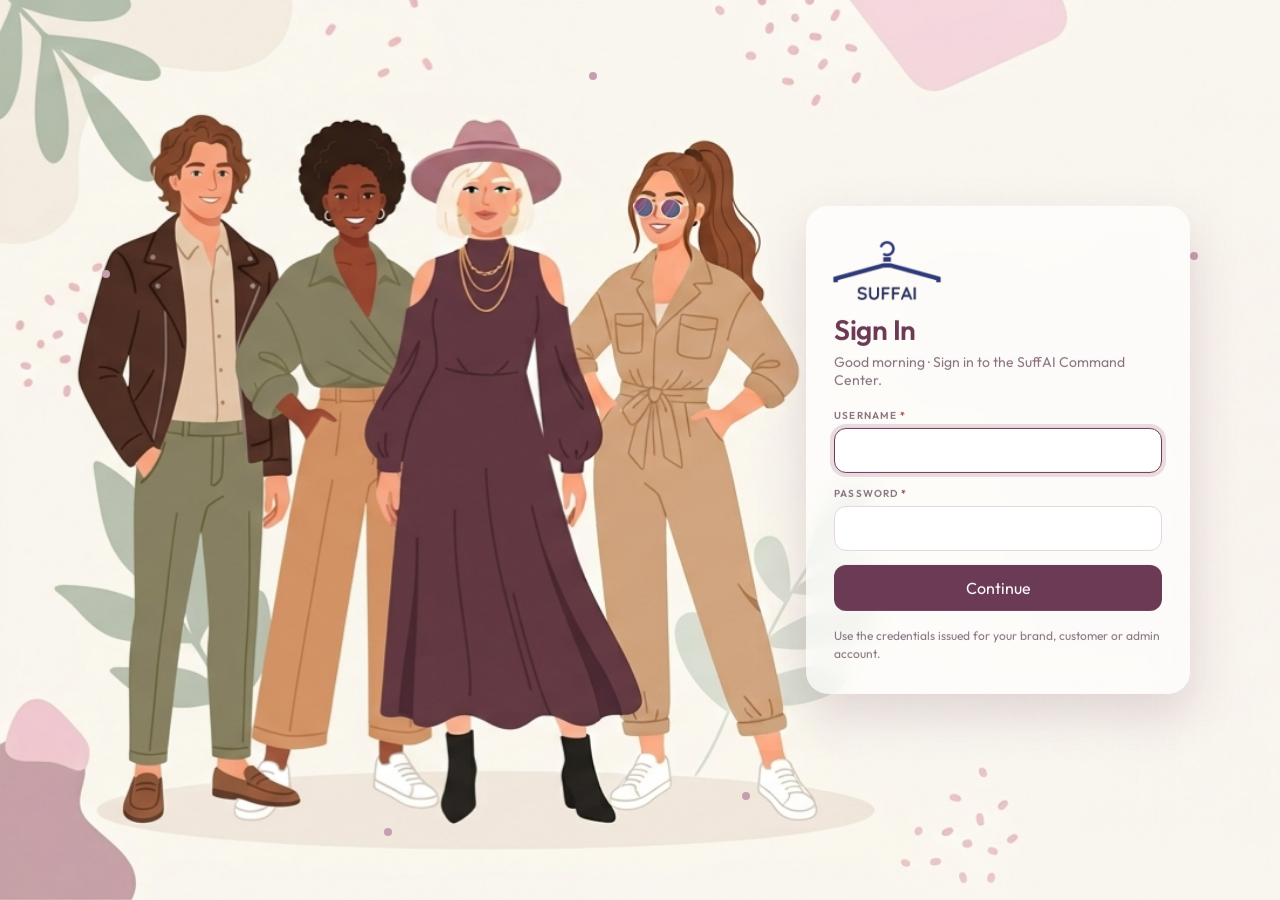
<file: web/warehouse.html>
<!DOCTYPE html>
<html lang="en">
<head>
  <meta name="color-scheme" content="light" />
  <meta charset="UTF-8">
  <meta name="viewport" content="width=device-width, initial-scale=1.0">
  <title>SuffAI · Warehouse</title>
  <script src="./config.js"></script>
  <script src="./session.js"></script>
  <script src="./retail.js"></script>
  <script src="./pilot.js"></script>
  <link rel="stylesheet" href="./retail.css">
  <link rel="stylesheet" href="https://cdnjs.cloudflare.com/ajax/libs/font-awesome/6.4.0/css/all.min.css">
  <link href="https://fonts.googleapis.com/css2?family=Outfit:wght@300;400;500;600;700&family=IBM+Plex+Mono:wght@400;500;600&display=swap" rel="stylesheet">
  <style>
    .rp-store { margin-top: 14px; }
    .rp-store .card-h .check { margin-left: auto; }
    .mix { display: grid; grid-template-columns: repeat(auto-fill, minmax(220px, 1fr)); gap: 14px; }
    .mix h4 { font-size: 10px; letter-spacing: .1em; text-transform: uppercase; color: var(--muted); margin-bottom: 6px; }
    .mix-row { display: grid; grid-template-columns: 1fr 90px 44px; gap: 8px; align-items: center; font-size: 12px; padding: 3px 0; }
    .mix-row .r { text-align: right; font-family: 'IBM Plex Mono', monospace; }
    .copy-row { display: flex; gap: 8px; align-items: center; margin-top: 8px; }
    .copy-row .secret { flex: 1; }
  </style>
</head>
<body>
  <header class="hero">
    <div class="hero-in">
      <div class="hero-row">
        <div class="hero-title">
          <div class="eyebrow">Warehouse</div>
          <h1>Supply &amp; distribution</h1>
          <p class="hero-sub">AURA Stock Pilot reads your POS sales and stock every time you open it, then drafts the transfers and purchase orders you confirm. Buy, receive, ship and plan new stores here too.</p>
        </div>
        <div class="hero-meta" data-rt-context></div>
      </div>
      <nav class="subnav" id="nav" aria-label="Warehouse sections">
        <button type="button" data-sec="pilot" class="ai"><i class="fa-solid fa-wand-magic-sparkles"></i>Stock Pilot</button>
        <button type="button" data-sec="po"><i class="fa-solid fa-file-invoice"></i>Purchase orders</button>
        <button type="button" data-sec="transfers"><i class="fa-solid fa-truck"></i>Transfers</button>
        <button type="button" data-sec="replen" data-perm="replenish"><i class="fa-solid fa-arrows-rotate"></i>Replenishment</button>
        <button type="button" data-sec="plan" data-perm="plan.write"><i class="fa-solid fa-map-location-dot"></i>New store plan</button>
        <button type="button" data-sec="locations"><i class="fa-solid fa-warehouse"></i>Locations</button>
        <button type="button" data-sec="suppliers"><i class="fa-solid fa-industry"></i>Suppliers</button>
        <button type="button" data-sec="team" data-perm="staff.manage"><i class="fa-solid fa-id-badge"></i>Team logins</button>
        <button type="button" data-sec="settings"><i class="fa-solid fa-gear"></i>Settings</button>
      </nav>
    </div>
  </header>

  <main class="wrap" data-rt-main>
    <div class="notice" data-rt-setup hidden><i class="fa-solid fa-circle-exclamation"></i>
      <div>Start with <b>Settings</b> (legal name and GSTIN), then add a warehouse and stores under <b>Locations</b> and your styles in <b>Inventory › Catalog</b>.</div></div>

    <!-- AURA Stock Pilot -->
    <section data-sec="pilot" hidden><div id="pilotRoot"></div></section>

    <!-- Purchase orders -->
    <section data-sec="po" hidden>
      <div class="card">
        <div class="toolbar">
          <label class="f">Status<select class="in" id="poStatus"><option value="">All</option><option value="draft">Draft</option><option value="ordered">Ordered</option><option value="partial">Partly received</option><option value="received">Received</option><option value="cancelled">Cancelled</option></select></label>
          <button type="button" class="btn" id="poGo"><i class="fa-solid fa-rotate"></i>Refresh</button>
          <span style="flex:1"></span>
          <button type="button" class="btn primary" id="poNew" data-perm="purchase.write"><i class="fa-solid fa-plus"></i>New purchase order</button>
        </div>
        <div class="tbl-wrap"><table class="tbl"><thead><tr><th>PO</th><th>Supplier</th><th>Deliver to</th><th>Status</th><th>Expected</th><th class="r">Received / ordered</th><th class="r">Value (cost)</th><th>Created</th></tr></thead>
          <tbody id="poBody"></tbody></table><div class="empty" id="poEmpty" hidden>No purchase orders yet.</div></div>
        <div class="pager" id="poPager"></div>
      </div>
    </section>

    <!-- Transfers -->
    <section data-sec="transfers" hidden>
      <div class="card">
        <div class="toolbar">
          <label class="f">Status<select class="in" id="trStatus"><option value="">All</option><option value="draft">Draft</option><option value="in_transit">In transit</option><option value="received">Received</option><option value="cancelled">Cancelled</option></select></label>
          <label class="f" id="trDirWrap" hidden>Direction<select class="in" id="trDir"><option value="">Both</option><option value="out">Outgoing</option><option value="in">Incoming</option></select></label>
          <button type="button" class="btn" id="trGo"><i class="fa-solid fa-rotate"></i>Refresh</button>
          <span style="flex:1"></span>
          <button type="button" class="btn primary" id="trNew" data-perm="transfer.write"><i class="fa-solid fa-plus"></i>New transfer</button>
        </div>
        <div class="tbl-wrap"><table class="tbl"><thead><tr><th>Transfer</th><th>Route</th><th>Status</th><th>Source</th><th class="r">Requested</th><th class="r">Sent</th><th>Created</th><th>Dispatched</th></tr></thead>
          <tbody id="trBody"></tbody></table><div class="empty" id="trEmpty" hidden>No transfers yet.</div></div>
        <div class="pager" id="trPager"></div>
      </div>
    </section>

    <!-- Replenishment -->
    <section data-sec="replen" hidden>
      <div class="card">
        <div class="toolbar">
          <label class="f">From warehouse<select class="in" id="rpWh"></select></label>
          <label class="f">Store<select class="in" id="rpStore"></select></label>
          <label class="f">Cover (days)<input class="in" type="number" id="rpCover" min="1" max="90" value="14" style="width:90px"></label>
          <label class="f">Sales lookback (days)<input class="in" type="number" id="rpLook" min="7" max="180" value="28" style="width:110px"></label>
          <button type="button" class="btn primary" id="rpGo"><i class="fa-solid fa-wand-magic-sparkles"></i>Suggest</button>
        </div>
        <p class="hint" style="margin-top:0">SKUs with par levels are topped up to max once they fall below min. Other SKUs get enough for the cover days at their recent POS sales rate. Units already in transit count as on hand. Suggestions are capped by what the warehouse holds, most urgent stores first.</p>
      </div>
      <div id="rpOut"></div>
    </section>

    <!-- New store plan -->
    <section data-sec="plan" hidden>
      <div class="card">
        <div class="card-h"><h2>Opening stock for a new store</h2><span class="sub">The mix follows Geo demand at the store’s PIN code</span></div>
        <div class="toolbar">
          <label class="f">PIN code<input class="in mono" id="plPin" maxlength="6" inputmode="numeric" placeholder="560034" style="width:120px"></label>
          <label class="f grow">Area<input class="in" id="plArea" maxlength="80" placeholder="Optional label, e.g. Koramangala"></label>
          <label class="f">Units<input class="in" type="number" id="plUnits" min="1" value="1500" style="width:110px"></label>
          <label class="f">From warehouse<select class="in" id="plWh"></select></label>
          <button type="button" class="btn primary" id="plGo"><i class="fa-solid fa-wand-magic-sparkles"></i>Build plan</button>
        </div>
      </div>
      <div id="plOut"></div>
    </section>

    <!-- Locations -->
    <section data-sec="locations" hidden>
      <div class="card">
        <div class="card-h"><h2>Warehouses &amp; stores</h2><span class="sub">The location code starts every invoice number at that store</span>
          <div class="end"><label class="check"><input type="checkbox" id="locInactive">Show closed</label>
            <button type="button" class="btn primary" id="locNew" data-perm="locations.write"><i class="fa-solid fa-plus"></i>New location</button></div></div>
        <div class="tbl-wrap"><table class="tbl"><thead><tr><th>Code</th><th>Name</th><th>Type</th><th>City · PIN</th><th>GST state</th><th>GSTIN</th><th class="r">Units</th><th>Status</th><th></th></tr></thead>
          <tbody id="locBody"></tbody></table><div class="empty" id="locEmpty" hidden>No locations yet. Add your warehouse first, then each store.</div></div>
      </div>
    </section>

    <!-- Suppliers -->
    <section data-sec="suppliers" hidden>
      <div class="card">
        <div class="card-h"><h2>Suppliers</h2><div class="end"><button type="button" class="btn primary" id="supNew" data-perm="purchase.write"><i class="fa-solid fa-plus"></i>New supplier</button></div></div>
        <div class="tbl-wrap"><table class="tbl"><thead><tr><th>Name</th><th>GSTIN</th><th>Phone</th><th>Email</th><th>Address</th></tr></thead>
          <tbody id="supBody"></tbody></table><div class="empty" id="supEmpty" hidden>No suppliers yet.</div></div>
      </div>
    </section>

    <!-- Team -->
    <section data-sec="team" hidden>
      <div class="card">
        <div class="card-h"><h2>Warehouse &amp; store logins</h2><span class="sub">Each login works at one location. Passwords are shown once and stored only as a hash.</span>
          <div class="end"><button type="button" class="btn primary" id="tmNew"><i class="fa-solid fa-user-plus"></i>New login</button></div></div>
        <div class="tbl-wrap"><table class="tbl"><thead><tr><th>Username</th><th>Name</th><th>Role</th><th>Location</th><th>Status</th><th>Created</th><th></th></tr></thead>
          <tbody id="tmBody"></tbody></table><div class="empty" id="tmEmpty" hidden>No staff logins yet.</div></div>
        <p class="hint">Warehouse staff can receive purchase orders, count, put away and ship transfers at their warehouse. Store staff can bill, take returns, count and receive transfers at their store. Neither sees Geo, Ads Lab or Campaigns.</p>
      </div>
    </section>

    <!-- Settings -->
    <section data-sec="settings" hidden>
      <div class="card">
        <div class="card-h"><h2>Billing settings</h2><span class="sub">Printed on every tax invoice and credit note</span></div>
        <form class="fields" id="setForm" onsubmit="return false">
          <label class="f">Legal name <span class="req">*</span><input class="in" name="legal_name" maxlength="120"></label>
          <label class="f">GSTIN <span class="req">*</span><input class="in mono" name="gstin" maxlength="15" placeholder="Head office GSTIN"></label>
          <label class="f">Return window (days)<input class="in" name="return_days" type="number" min="0" max="365"></label>
          <label class="f full">Registered address<input class="in" name="address" maxlength="300"></label>
          <label class="f full">Invoice footer<input class="in" name="invoice_footer" maxlength="300" placeholder="e.g. Exchange within 30 days with the bill and tags intact."></label>
          <label class="check full"><input type="checkbox" name="allow_negative_stock">Allow billing items the system shows as out of stock (stock goes negative until it is counted)</label>
        </form>
        <p class="hint">Each store bills under its own GSTIN (set on the location). A store in the same state as the head office can use the head office GSTIN.</p>
        <div style="text-align:right;margin-top:10px" data-perm="settings.write"><button type="button" class="btn primary" id="setSave">Save settings</button></div>
      </div>
    </section>
  </main>

  <div id="printArea"></div>

  <script>
  (function () {
    const R = window.Retail;
    const $ = R.$, esc = R.esc;
    const PO_STATUS = { draft: ['Draft', ''], ordered: ['Ordered', 'gold'], partial: ['Partly received', 'warn'], received: ['Received', 'ok'], cancelled: ['Cancelled', 'bad'] };
    const SOURCES = R.SOURCES;
    const st = { locs: [], suppliers: [], poPage: 1, trPage: 1, plan: null };
    const own = () => (R.me.location ? R.me.location.location_id : null);
    const locLabel = (l) => l.code + ' · ' + l.name;
    const warehouses = () => st.locs.filter((l) => l.kind === 'warehouse' && l.active);
    const stores = () => st.locs.filter((l) => l.kind === 'store' && l.active);

    async function loadLocs() {
      st.locs = (await R.api('/locations', { params: { include_inactive: R.can('locations.write') || undefined } })).locations || [];
      const whs = R.me.location ? [R.me.location] : warehouses();
      ['#rpWh', '#plWh'].forEach((s) => { R.options($(s), whs, (l) => l.location_id, locLabel); $(s).disabled = !!R.me.location; });
      R.options($('#rpStore'), stores(), (l) => l.location_id, locLabel, 'All stores');
    }

    /* ---------- Purchase orders ---------- */
    async function loadPOs(page) {
      st.poPage = page || 1;
      try {
        const data = await R.api('/purchase-orders', { params: { status: $('#poStatus').value, page: st.poPage } });
        const rows = data.purchase_orders || [];
        $('#poEmpty').hidden = rows.length > 0;
        $('#poBody').innerHTML = rows.map((p) => '<tr class="click" data-id="' + esc(p.po_id) + '"><td class="mono"><b>' + esc(p.po_number) + '</b></td><td>' + esc(p.supplier_name) + '</td>' +
          '<td class="mono">' + esc(p.location_code) + '</td><td>' + R.statusBadge(PO_STATUS, p.status) + '</td><td>' + R.day(p.expected_date) + '</td>' +
          '<td class="r">' + R.num(p.units_received) + ' / ' + R.num(p.units_ordered) + '</td><td class="r num-cell">' + R.rupees(p.value) + '</td><td>' + R.dateTime(p.created_at) + '</td></tr>').join('');
        R.pager($('#poPager'), data, loadPOs);
      } catch (e) { R.fail(e); }
    }
    $('#poBody').addEventListener('click', (e) => { const tr = e.target.closest('tr[data-id]'); if (tr) openPO(tr.dataset.id); });
    $('#poGo').addEventListener('click', () => loadPOs(1));
    $('#poStatus').addEventListener('change', () => loadPOs(1));

    async function loadSuppliers() {
      st.suppliers = (await R.api('/suppliers')).suppliers || [];
      return st.suppliers;
    }

    $('#poNew').addEventListener('click', async () => {
      try { await loadSuppliers(); } catch (e) { R.fail(e); return; }
      if (!st.suppliers.length) { R.toast('Add a supplier first (Suppliers).', 'bad'); nav.show('suppliers'); return; }
      if (!warehouses().length) { R.toast('Add a warehouse first (Locations).', 'bad'); nav.show('locations'); return; }
      let ed = null;
      const m = R.modal({ title: 'New purchase order', wide: true,
        html: '<div class="fields"><label class="f">Supplier<select class="in" id="poSup"></select></label><label class="f">Deliver to<select class="in" id="poWh"></select></label>' +
          '<label class="f">Expected on<input class="in" type="date" id="poDate"></label><label class="f">Note<input class="in" id="poNote" maxlength="300"></label></div>' +
          '<div id="poLines" style="margin-top:12px"></div><p class="hint">Leave unit cost blank to use the SKU’s current average cost. The PO starts as a draft; mark it ordered when it goes to the supplier.</p>',
        actions: [{ label: 'Cancel' }, { label: 'Create draft PO', kind: 'primary', onClick: async (close, el) => {
          if (!ed.size()) { R.toast('Add the SKUs to order.', 'bad'); return false; }
          const po = await R.api('/purchase-orders', { body: { supplier_id: $('#poSup', el).value, location_id: $('#poWh', el).value,
            expected_date: $('#poDate', el).value || undefined, note: $('#poNote', el).value.trim(), lines: ed.lines() } });
          R.toast(po.po_number + ' created.', 'ok'); loadPOs(1); close(); openPO(po.po_id);
        } }] });
      R.options($('#poSup', m.el), st.suppliers, (s) => s.supplier_id, (s) => s.name);
      R.options($('#poWh', m.el), warehouses(), (l) => l.location_id, locLabel);
      $('#poDate', m.el).value = R.addDays(R.todayIST(), 14);
      ed = R.lineEditor($('#poLines', m.el), [{ key: 'qty', label: 'Qty', start: '10', min: 1 }, { key: 'unit_cost', label: 'Unit cost ₹', decimal: true }],
        () => $('#poWh', m.el).value);
    });

    function poDoc(po) {
      return '<div class="doc"><h2>Purchase order</h2><div class="dhead"><div><b>' + esc(R.me.settings.legal_name || R.me.brand_name) + '</b>' +
        (R.me.settings.gstin ? '<br>GSTIN: ' + esc(R.me.settings.gstin) : '') + '<br>Deliver to: ' + esc(po.location_code) + ' · ' + esc(po.location_name) +
        '</div><div style="text-align:right">PO no: <b>' + esc(po.po_number) + '</b><br>Date: ' + R.dateTime(po.created_at) + (po.expected_date ? '<br>Expected: ' + R.day(po.expected_date) : '') +
        '<br>Supplier: <b>' + esc(po.supplier_name) + '</b></div></div><table><thead><tr><th>#</th><th>SKU</th><th>Item</th><th>Colour / size</th><th class="r">Qty</th><th class="r">Unit cost</th><th class="r">Amount</th></tr></thead><tbody>' +
        po.lines.map((l) => '<tr><td>' + l.line_no + '</td><td>' + esc(l.sku) + '</td><td>' + esc(l.name) + '</td><td>' + esc(l.color) + ' / ' + esc(l.size) + '</td><td class="r">' + l.qty_ordered +
          '</td><td class="r">' + R.rupees(l.unit_cost) + '</td><td class="r">' + R.rupees(l.unit_cost * l.qty_ordered) + '</td></tr>').join('') +
        '</tbody></table><table class="totals"><tbody><tr class="grand"><td>Total (before GST)</td><td class="r">' + R.rupees(po.value) + '</td></tr></tbody></table>' +
        (po.note ? '<div>Note: ' + esc(po.note) + '</div>' : '') + '<div class="foot">Raised by ' + esc(po.created_by) + '. Please quote the PO number on your invoice and delivery challan.</div></div>';
    }

    async function openPO(id) {
      let po, bins = [];
      try { po = await R.api('/purchase-orders/' + encodeURIComponent(id)); } catch (e) { R.fail(e); return; }
      const canRecv = R.can('purchase.receive') && ['ordered', 'partial'].includes(po.status) && (!own() || own() === po.location_id);
      if (canRecv) {
        try { bins = ((await R.api('/locations/' + encodeURIComponent(po.location_id) + '/bins')).bins || []).filter((b) => b.bin_code !== 'DMG'); } catch (e) { R.fail(e); }
      }
      const binSel = '<select class="in sm" data-b>' + bins.map((b) => '<option value="' + esc(b.bin_code) + '">' + esc(b.bin_code || 'Unassigned') + '</option>').join('') + '</select>';
      const html = '<div class="tiles" style="margin-bottom:12px"><div class="tile"><span>Supplier</span><b style="font-size:15px">' + esc(po.supplier_name) + '</b></div>' +
        '<div class="tile"><span>Deliver to</span><b style="font-size:15px">' + esc(po.location_code) + '</b><small>' + esc(po.location_name) + '</small></div>' +
        '<div class="tile"><span>Status</span><b style="font-size:15px">' + R.statusBadge(PO_STATUS, po.status) + '</b><small>' + (po.expected_date ? 'Expected ' + R.day(po.expected_date) : '') + '</small></div>' +
        '<div class="tile"><span>Received</span><b style="font-size:15px">' + R.num(po.units_received) + ' / ' + R.num(po.units_ordered) + '</b><small>' + R.rupees(po.value) + ' at cost</small></div></div>' +
        '<div class="tbl-wrap"><table class="tbl"><thead><tr><th>SKU</th><th>Item</th><th class="r">Ordered</th><th class="r">Received</th><th class="r">Open</th><th class="r">Unit cost</th>' +
        (canRecv ? '<th class="r">Receive now</th><th>Into bin</th>' : '') + '</tr></thead><tbody>' +
        po.lines.map((l) => '<tr data-no="' + l.line_no + '"><td class="mono">' + esc(l.sku) + '</td><td>' + esc(l.name) + '<div class="hint" style="margin:0">' + esc(l.color) + ' / ' + esc(l.size) + '</div></td>' +
          '<td class="r">' + l.qty_ordered + '</td><td class="r">' + l.qty_received + '</td><td class="r">' + (l.open_qty ? '<b>' + l.open_qty + '</b>' : '0') + '</td><td class="r num-cell">' + R.rupees(l.unit_cost) + '</td>' +
          (canRecv ? '<td class="r"><input class="in sm qty" type="number" min="0" max="' + l.open_qty + '" value="' + l.open_qty + '" data-q' + (l.open_qty ? '' : ' disabled') + ' aria-label="Receive quantity"></td><td>' + binSel + '</td>' : '') + '</tr>').join('') +
        '</tbody></table></div>' +
        (canRecv ? '<div class="fields" style="margin-top:12px"><label class="f">Supplier invoice no.<input class="in" id="grnInv" maxlength="40"></label><label class="f">Note<input class="in" id="grnNote" maxlength="300"></label></div>' : '') +
        (po.grns.length ? '<h4 style="margin:14px 0 6px;font-size:12px;color:var(--plum)">Goods receipts</h4><div class="tbl-wrap"><table class="tbl"><thead><tr><th>GRN</th><th>Supplier invoice</th><th>Received by</th><th>When</th></tr></thead><tbody>' +
          po.grns.map((g) => '<tr><td class="mono">' + esc(g.grn_number) + '</td><td>' + esc(g.supplier_invoice || '') + '</td><td>' + esc(g.received_by) + '</td><td>' + R.dateTime(g.created_at) + '</td></tr>').join('') + '</tbody></table></div>' : '');
      const status = (action, msg) => async (close) => {
        await R.api('/purchase-orders/' + encodeURIComponent(po.po_id) + '/' + action, { body: {} });
        R.toast(po.po_number + ' ' + msg, 'ok'); loadPOs(st.poPage); close(); openPO(po.po_id);
      };
      const actions = [{ label: '<i class="fa-solid fa-print"></i>Print PO', onClick: () => { R.print(poDoc(po)); return false; } }];
      if (R.can('purchase.write')) {
        if (po.status === 'draft') actions.push({ label: 'Mark as ordered', kind: 'gold', onClick: status('order', 'sent to the supplier.') });
        if (['draft', 'ordered'].includes(po.status) && !po.units_received) actions.push({ label: 'Cancel PO', kind: 'danger', onClick: status('cancel', 'cancelled.') });
        if (po.status === 'partial') actions.push({ label: 'Close short', onClick: status('close', 'closed; the rest will not be delivered.') });
      }
      if (canRecv) actions.push({ label: '<i class="fa-solid fa-dolly"></i>Receive goods', kind: 'primary', onClick: async (close, el) => {
        const lines = R.$$('tr[data-no]', el).map((r) => ({ line_no: +r.dataset.no, qty: parseInt($('[data-q]', r).value, 10) || 0, bin_code: $('[data-b]', r).value })).filter((l) => l.qty > 0);
        if (!lines.length) { R.toast('Enter what arrived on at least one line.', 'bad'); return false; }
        const r = await R.api('/purchase-orders/' + encodeURIComponent(po.po_id) + '/receive', { body: { lines, supplier_invoice: $('#grnInv', el).value.trim(), note: $('#grnNote', el).value.trim() } });
        R.toast(r.grn_number + ': ' + R.count(r.units, 'unit') + ' received.', 'ok'); loadPOs(st.poPage); close(); openPO(po.po_id);
      } });
      actions.push({ label: 'Close' });
      R.modal({ title: 'Purchase order ' + po.po_number, wide: true, html, actions });
    }

    /* ---------- Transfers ---------- */
    async function loadTransfers(page) {
      st.trPage = page || 1;
      try {
        const data = await R.api('/transfers', { params: { status: $('#trStatus').value, direction: $('#trDir').value, page: st.trPage } });
        const rows = data.transfers || [];
        $('#trEmpty').hidden = rows.length > 0;
        $('#trBody').innerHTML = rows.map((t) => '<tr class="click" data-id="' + esc(t.transfer_id) + '"><td class="mono"><b>' + esc(t.transfer_number) + '</b></td>' +
          '<td class="mono">' + esc(t.from_code) + ' → ' + esc(t.to_code) + '</td><td>' + R.statusBadge(R.TRANSFER_STATUS, t.status) + '</td><td>' + esc(SOURCES[t.source] || t.source) + '</td>' +
          '<td class="r">' + R.num(t.units_requested) + '</td><td class="r">' + R.num(t.units_sent) + '</td><td>' + R.dateTime(t.created_at) + '</td><td>' + R.dateTime(t.dispatched_at) + '</td></tr>').join('');
        R.pager($('#trPager'), data, loadTransfers);
      } catch (e) { R.fail(e); }
    }
    $('#trBody').addEventListener('click', (e) => { const tr = e.target.closest('tr[data-id]'); if (tr) R.openTransfer(tr.dataset.id, () => loadTransfers(st.trPage)); });
    $('#trGo').addEventListener('click', () => loadTransfers(1));
    $('#trStatus').addEventListener('change', () => loadTransfers(1));
    $('#trDir').addEventListener('change', () => loadTransfers(1));

    $('#trNew').addEventListener('click', () => {
      const from = R.me.location ? [R.me.location] : st.locs.filter((l) => l.active);
      let ed = null;
      const m = R.modal({ title: 'New transfer', wide: true,
        html: '<div class="fields"><label class="f">From<select class="in" id="tFrom"></select></label><label class="f">To<select class="in" id="tTo"></select></label>' +
          '<label class="f full">Note<input class="in" id="tNote" maxlength="300"></label></div><div id="tLines" style="margin-top:12px"></div>' +
          '<p class="hint">The transfer starts as a draft with a pick list. Stock leaves the source when it is dispatched and arrives when the destination receives it.' +
          (R.me.location ? '' : ' Only brand admins can send stock out of a store (e.g. back to the warehouse).') + '</p>',
        actions: [{ label: 'Cancel' }, { label: 'Create draft', kind: 'primary', onClick: async (close, el) => {
          if (!ed.size()) { R.toast('Add the SKUs to send.', 'bad'); return false; }
          const t = await R.api('/transfers', { body: { from_location_id: $('#tFrom', el).value, to_location_id: $('#tTo', el).value, note: $('#tNote', el).value.trim(), lines: ed.lines() } });
          R.toast(t.transfer_number + ' created.', 'ok'); loadTransfers(1); close(); R.openTransfer(t.transfer_id, () => loadTransfers(st.trPage));
        } }] });
      R.options($('#tFrom', m.el), from, (l) => l.location_id, (l) => locLabel(l) + ' (' + l.kind + ')');
      const syncTo = () => R.options($('#tTo', m.el), st.locs.filter((l) => l.active && l.location_id !== $('#tFrom', m.el).value), (l) => l.location_id, (l) => locLabel(l) + ' (' + l.kind + ')');
      $('#tFrom', m.el).addEventListener('change', syncTo); syncTo();
      $('#tFrom', m.el).disabled = !!R.me.location;
      ed = R.lineEditor($('#tLines', m.el), [{ key: 'qty', label: 'Qty', start: '1', min: 1 }], () => $('#tFrom', m.el).value);
    });

    /* ---------- Replenishment ---------- */
    let rp = null;
    async function suggest() {
      if (!$('#rpWh').value) { R.toast('Add a warehouse first (Locations).', 'bad'); return; }
      rp = await R.busy($('#rpGo'), () => R.api('/replenishment', { params: { warehouse_id: $('#rpWh').value, store_id: $('#rpStore').value,
        cover_days: $('#rpCover').value, lookback_days: $('#rpLook').value } }));
      if (!rp) return;
      const out = $('#rpOut');
      if (!rp.stores.length) { out.innerHTML = '<div class="card"><div class="empty">Every store is above its min and covered for ' + rp.cover_days + ' days of sales. Nothing to send.</div></div>'; return; }
      out.innerHTML = '<div class="tiles" style="margin-top:14px"><div class="tile"><span>Stores</span><b>' + rp.stores.length + '</b></div><div class="tile"><span>Units to send</span><b>' + R.num(rp.units) + '</b><small>from ' + esc(rp.warehouse.code) + '</small></div>' +
        '<div class="tile' + (rp.stores.some((g) => g.lines.some((l) => l.short)) ? ' warn' : '') + '"><span>Short at warehouse</span><b>' + R.num(rp.stores.reduce((a, g) => a + g.lines.reduce((b, l) => b + l.short, 0), 0)) + '</b><small>Consider a purchase order</small></div></div>' +
        rp.stores.map((g, gi) => '<div class="card rp-store" data-g="' + gi + '"><div class="card-h"><h2>' + esc(g.store_code) + '</h2><span class="sub">' + R.count(g.units, 'unit') + ' · ' + R.count(g.lines.length, 'SKU') + '</span>' +
          '<label class="check"><input type="checkbox" data-inc checked>Include</label></div><div class="tbl-wrap"><table class="tbl"><thead><tr><th>SKU</th><th>Item</th><th class="r">On hand</th><th class="r">In transit</th><th>Basis</th><th class="r">Sales / day</th><th class="r">Need</th><th class="r">Send</th></tr></thead><tbody>' +
          g.lines.map((l, li) => '<tr data-l="' + li + '"><td class="mono">' + esc(l.sku) + '</td><td>' + esc(l.name) + '<div class="hint" style="margin:0">' + esc(l.color) + ' / ' + esc(l.size) + '</div></td><td class="r">' + l.on_hand + '</td><td class="r">' + (l.in_transit || '') + '</td>' +
            '<td>' + (l.basis === 'par' ? '<span class="badge">Par level</span>' : '<span class="badge gold">Sales rate</span>') + '</td><td class="r">' + l.daily_sales + '</td><td class="r">' + l.need + (l.short ? ' <span class="badge warn">' + l.short + ' short</span>' : '') + '</td>' +
            '<td class="r"><input class="in sm qty" type="number" min="0" value="' + l.qty + '" data-q aria-label="Units to send"></td></tr>').join('') + '</tbody></table></div></div>').join('') +
        '<div style="display:flex;justify-content:flex-end;margin-top:14px"><button type="button" class="btn primary lg" id="rpCreate"><i class="fa-solid fa-truck"></i>Create draft transfers</button></div>';
      $('#rpCreate').addEventListener('click', () => R.busy($('#rpCreate'), async () => {
        const storesBody = R.$$('.rp-store', out).filter((c) => $('[data-inc]', c).checked).map((c) => {
          const g = rp.stores[+c.dataset.g];
          return { store_id: g.store_id, lines: R.$$('tr[data-l]', c).map((r) => ({ variant_id: g.lines[+r.dataset.l].variant_id, qty: parseInt($('[data-q]', r).value, 10) || 0 })) };
        });
        if (!storesBody.length) { R.toast('Include at least one store.', 'bad'); return; }
        const r = await R.api('/replenishment', { body: { warehouse_id: rp.warehouse.location_id, stores: storesBody } });
        R.toast(r.transfers.length + ' draft transfers created: ' + r.transfers.map((t) => t.transfer_number).join(', '), 'ok');
        out.innerHTML = '';
        $('#trStatus').value = 'draft';
        nav.show('transfers');
      }));
    }
    $('#rpGo').addEventListener('click', suggest);

    /* ---------- New store plan ---------- */
    async function buildPlan() {
      const pin = $('#plPin').value.trim();
      if (!/^\d{6}$/.test(pin)) { R.toast('Enter the store’s 6-digit PIN code.', 'bad'); return; }
      if (!$('#plWh').value) { R.toast('Add a warehouse first (Locations).', 'bad'); return; }
      const plan = await R.busy($('#plGo'), () => R.api('/opening-plan', { body: { pin_code: pin, units: $('#plUnits').value, source_location_id: $('#plWh').value } }));
      if (!plan) return;
      st.plan = plan;
      renderPlan();
    }
    function mixList(title, items, key) {
      return '<div><h4>' + title + '</h4>' + (items.length ? items.map((x) => '<div class="mix-row"><span>' + esc(x[key]) + '</span><div class="share"><i style="width:' + Math.round(x.share * 100) + '%"></i></div><span class="r">' + Math.round(x.share * 100) + '%</span></div>').join('')
        : '<div class="hint">No signal</div>') + '</div>';
    }
    function renderPlan() {
      const p = st.plan, d = p.demand, area = $('#plArea').value.trim();
      const storeOpts = stores();
      $('#plOut').innerHTML = '<div class="notice ' + (d.basis === 'none' ? '' : 'info') + '" style="margin-top:14px"><i class="fa-solid fa-map-location-dot"></i><div><b>' + esc(area || 'PIN ' + p.pin_code) + '</b> · ' + esc(d.note) +
        (d.garments ? ' Based on ' + R.num(d.garments) + ' garments recorded in Geo.' : '') + '</div></div>' +
        '<div class="tiles"><div class="tile"><span>Units planned</span><b>' + R.num(p.units_planned) + '</b><small>of ' + R.num(p.units_requested) + ' requested</small></div>' +
        '<div class="tile' + (p.units_short ? ' warn' : '') + '"><span>Short at ' + esc(p.source.code) + '</span><b>' + R.num(p.units_short) + '</b><small>Not enough stock in the warehouse</small></div>' +
        '<div class="tile"><span>SKUs</span><b>' + R.num(p.lines.length) + '</b><small>' + p.categories.filter((c) => c.units).length + ' categories</small></div></div>' +
        '<div class="card" style="margin-top:14px"><div class="card-h"><h2>Area demand</h2><span class="sub">From Geo</span></div><div class="mix">' +
          mixList('Garment types', d.top_commodities, 'value') + mixList('Colours', d.top_colors, 'value') + mixList('Size curve', d.size_curve, 'size') +
          '<div><h4>Your categories</h4>' + p.categories.map((c) => '<div class="mix-row"><span>' + esc(c.category) + (c.demand_seen ? '' : ' <span class="badge" title="No demand signal; kept at a small floor share">floor</span>') + '</span><div class="share"><i style="width:' + Math.round(c.share * 100) + '%"></i></div><span class="r">' + R.num(c.units) + '</span></div>').join('') + '</div>' +
        '</div><p class="hint">' + esc(p.method) + '</p></div>' +
        '<div class="card"><div class="card-h"><h2>Plan</h2><span class="sub">Edit quantities before creating the transfer</span></div><div class="tbl-wrap" style="max-height:480px;overflow:auto"><table class="tbl"><thead><tr><th>Category</th><th>SKU</th><th>Item</th><th>Colour / size</th><th class="r">MRP</th><th class="r">At warehouse</th><th class="r">Plan</th></tr></thead><tbody>' +
          p.lines.map((l, i) => '<tr data-i="' + i + '"><td>' + esc(l.category) + '</td><td class="mono">' + esc(l.sku) + '</td><td>' + esc(l.name) + '</td><td>' + esc(l.color) + ' / ' + esc(l.size) + '</td><td class="r num-cell">' + R.rupees(l.mrp) + '</td>' +
            '<td class="r">' + R.num(l.available) + '</td><td class="r"><input class="in sm qty" type="number" min="0" max="' + l.available + '" value="' + l.qty + '" data-q aria-label="Planned units"></td></tr>').join('') + '</tbody></table></div>' +
          '<div class="toolbar" style="margin:12px 0 0;justify-content:flex-end">' +
            (storeOpts.length ? '<label class="f">Send to store<select class="in" id="plStore"></select></label>' : '') +
            '<button type="button" class="btn" id="plNewStore"' + (R.can('locations.write') ? '' : ' hidden') + '><i class="fa-solid fa-store"></i>Add the store</button>' +
            '<button type="button" class="btn" id="plCsv"><i class="fa-solid fa-download"></i>CSV</button>' +
            (storeOpts.length ? '<button type="button" class="btn primary" id="plCreate"><i class="fa-solid fa-truck"></i>Create opening transfer</button>' : '') + '</div>' +
          (p.store ? '' : '<p class="hint" style="text-align:right">No store at PIN ' + esc(p.pin_code) + ' yet. Add it, then send the opening stock.</p>') + '</div>';
      if (storeOpts.length) {
        R.options($('#plStore'), storeOpts, (l) => l.location_id, (l) => locLabel(l) + (l.pin_code ? ' · ' + l.pin_code : ''));
        if (p.store) $('#plStore').value = p.store.location_id;
        $('#plCreate').addEventListener('click', () => R.busy($('#plCreate'), async () => {
          const lines = R.$$('#plOut tr[data-i]').map((r) => ({ variant_id: p.lines[+r.dataset.i].variant_id, qty: parseInt($('[data-q]', r).value, 10) || 0 })).filter((l) => l.qty > 0);
          const t = await R.api('/opening-plan/transfer', { body: { store_id: $('#plStore').value, source_location_id: p.source.location_id, lines,
            note: 'Opening stock' + (area ? ' · ' + area : '') + ' (PIN ' + p.pin_code + ')' } });
          R.toast(t.transfer_number + ' created as a draft. Dispatch it from Transfers.', 'ok');
          nav.show('transfers');
          R.openTransfer(t.transfer_id, () => loadTransfers(st.trPage));
        }));
      }
      $('#plNewStore').addEventListener('click', () => locationForm(null, { kind: 'store', pin_code: p.pin_code, name: area }, () => renderPlan()));
      $('#plCsv').addEventListener('click', () => R.csvDownload('opening_plan_' + p.pin_code + '.csv', ['category', 'sku', 'name', 'color', 'size', 'mrp', 'available', 'qty'],
        R.$$('#plOut tr[data-i]').map((r) => { const l = p.lines[+r.dataset.i]; return [l.category, l.sku, l.name, l.color, l.size, l.mrp, l.available, $('[data-q]', r).value]; })));
    }
    $('#plGo').addEventListener('click', buildPlan);
    $('#plPin').addEventListener('keydown', (e) => { if (e.key === 'Enter') buildPlan(); });

    /* ---------- Locations ---------- */
    async function loadLocations() {
      try { await loadLocs(); } catch (e) { R.fail(e); return; }
      const show = st.locs.filter((l) => l.active || $('#locInactive').checked);
      $('#locEmpty').hidden = show.length > 0;
      $('#locBody').innerHTML = show.map((l) => '<tr data-id="' + esc(l.location_id) + '"><td class="mono"><b>' + esc(l.code) + '</b></td><td>' + esc(l.name) + '</td>' +
        '<td>' + (l.kind === 'warehouse' ? '<span class="badge gold">Warehouse</span>' : '<span class="badge">Store</span>') + '</td><td>' + esc(l.city || '') + (l.pin_code ? ' · <span class="mono">' + esc(l.pin_code) + '</span>' : '') + '</td>' +
        '<td>' + esc(l.state) + '</td><td class="mono">' + esc(l.gstin || '—') + '</td><td class="r">' + R.num(l.units) + '</td><td>' + (l.active ? '<span class="badge ok">Open</span>' : '<span class="badge">Closed</span>') + '</td>' +
        '<td style="white-space:nowrap"><button type="button" class="btn sm" data-bins>Bins</button>' + (R.can('locations.write') ? ' <button type="button" class="btn sm" data-edit>Edit</button>' : '') + '</td></tr>').join('');
    }
    $('#locBody').addEventListener('click', (e) => {
      const tr = e.target.closest('tr[data-id]'); if (!tr) return;
      const l = st.locs.find((x) => x.location_id === tr.dataset.id);
      if (e.target.closest('[data-edit]')) locationForm(l, null, loadLocations);
      if (e.target.closest('[data-bins]')) openBins(l);
    });
    $('#locInactive').addEventListener('change', loadLocations);
    $('#locNew').addEventListener('click', () => locationForm(null, null, loadLocations));

    function locationForm(l, preset, done) {
      const x = l || preset || {};
      const states = (R.me.states || []).map((s) => '<option value="' + s.code + '"' + (s.code === x.state_code ? ' selected' : '') + '>' + esc(s.name) + ' (' + s.code + ')</option>').join('');
      R.modal({ title: l ? 'Edit ' + l.code : 'New location', wide: true,
        html: '<form class="fields" onsubmit="return false">' +
          (l ? '' : '<label class="f">Type<select class="in" name="kind"><option value="store"' + (x.kind === 'store' ? ' selected' : '') + '>Store</option><option value="warehouse"' + (x.kind === 'warehouse' ? ' selected' : '') + '>Warehouse</option></select></label>' +
                    '<label class="f">Code <span class="req">*</span><input class="in mono" name="code" maxlength="5" placeholder="BLR01" style="text-transform:uppercase"></label>') +
          '<label class="f">Name <span class="req">*</span><input class="in" name="name" maxlength="80" value="' + esc(x.name) + '"></label>' +
          '<label class="f">GST state <span class="req">*</span><select class="in" name="state_code"><option value="">Pick…</option>' + states + '</select></label>' +
          '<label class="f">GSTIN<input class="in mono" name="gstin" maxlength="15" value="' + esc(x.gstin) + '"></label>' +
          '<label class="f">PIN code<input class="in mono" name="pin_code" maxlength="6" value="' + esc(x.pin_code) + '" placeholder="Required for stores"></label>' +
          '<label class="f">City<input class="in" name="city" maxlength="60" value="' + esc(x.city) + '"></label>' +
          '<label class="f">Phone<input class="in" name="phone" maxlength="14" value="' + esc(x.phone) + '"></label>' +
          '<label class="f full">Address<input class="in" name="address" maxlength="300" value="' + esc(x.address) + '"></label>' +
          (l ? '<label class="check full"><input type="checkbox" name="active"' + (l.active ? ' checked' : '') + '>Open (closed locations can’t bill, receive or send)</label>' : '') +
          '</form><p class="hint">The code is fixed once created: it begins every invoice number at a store (e.g. BLR012627-000001). The GST state decides CGST + SGST vs IGST on bills.</p>',
        actions: [{ label: 'Cancel' }, { label: l ? 'Save' : 'Create', kind: 'primary', onClick: async (close, el) => {
          const f = R.formData($('form', el));
          const r = l ? await R.api('/locations/' + encodeURIComponent(l.location_id), { method: 'PATCH', body: f })
                      : await R.api('/locations', { body: f });
          R.toast(r.code + (l ? ' saved.' : ' created.'), 'ok');
          await loadLocs();
          if (done) done(r);
        } }] });
    }

    async function openBins(l) {
      let bins;
      try { bins = (await R.api('/locations/' + encodeURIComponent(l.location_id) + '/bins')).bins; } catch (e) { R.fail(e); return; }
      const canAdd = R.can('stock.write') && (!own() || own() === l.location_id);
      R.modal({ title: 'Bins at ' + l.code, html: '<div class="tbl-wrap" style="max-height:340px;overflow:auto"><table class="tbl"><thead><tr><th>Bin</th><th>Zone</th><th class="r">Units</th></tr></thead><tbody>' +
          bins.map((b) => '<tr><td class="mono">' + esc(b.bin_code || '—') + '</td><td>' + esc(b.zone || '') + '</td><td class="r">' + R.num(b.units) + '</td></tr>').join('') + '</tbody></table></div>' +
          (canAdd ? '<div class="fields" style="margin-top:12px"><label class="f full">New bin codes<input class="in mono" id="nbCodes" placeholder="A-01, A-02, A-03"></label><label class="f">Zone<input class="in" id="nbZone" maxlength="40" placeholder="Optional"></label></div>' : ''),
        actions: canAdd ? [{ label: 'Close' }, { label: 'Add bins', kind: 'primary', onClick: async (close, el) => {
          const codes = $('#nbCodes', el).value.trim();
          if (!codes) { R.toast('Type the bin codes, separated by commas.', 'bad'); return false; }
          await R.api('/locations/' + encodeURIComponent(l.location_id) + '/bins', { body: { bin_codes: codes, zone: $('#nbZone', el).value.trim() } });
          R.toast('Bins added.', 'ok'); close(); openBins(l);
        } }] : undefined });
    }

    /* ---------- Suppliers ---------- */
    async function renderSuppliers() {
      try { await loadSuppliers(); } catch (e) { R.fail(e); return; }
      $('#supEmpty').hidden = st.suppliers.length > 0;
      $('#supBody').innerHTML = st.suppliers.map((s) => '<tr><td><b>' + esc(s.name) + '</b></td><td class="mono">' + esc(s.gstin || '—') + '</td><td>' + esc(s.phone || '') + '</td><td>' + esc(s.email || '') + '</td><td>' + esc(s.address || '') + '</td></tr>').join('');
    }
    $('#supNew').addEventListener('click', () => R.modal({ title: 'New supplier',
      html: '<form class="fields" onsubmit="return false"><label class="f full">Name <span class="req">*</span><input class="in" name="name" maxlength="120"></label>' +
        '<label class="f">GSTIN<input class="in mono" name="gstin" maxlength="15"></label><label class="f">Phone<input class="in" name="phone" maxlength="20"></label>' +
        '<label class="f full">Email<input class="in" name="email" maxlength="120"></label><label class="f full">Address<input class="in" name="address" maxlength="300"></label></form>',
      actions: [{ label: 'Cancel' }, { label: 'Create', kind: 'primary', onClick: async (_, el) => {
        const s = await R.api('/suppliers', { body: R.formData($('form', el)) });
        R.toast(s.name + ' added.', 'ok'); renderSuppliers();
      } }] }));

    /* ---------- Team ---------- */
    const ROLE_LABEL = { warehouse_staff: 'Warehouse staff', store_staff: 'Store staff' };
    async function loadTeam() {
      try {
        const rows = (await R.api('/staff')).staff || [];
        $('#tmEmpty').hidden = rows.length > 0;
        $('#tmBody').innerHTML = rows.map((s) => '<tr data-u="' + esc(s.username) + '"><td class="mono"><b>' + esc(s.username) + '</b></td><td>' + esc(s.display_name || '') + '</td><td>' + esc(ROLE_LABEL[s.role] || s.role) + '</td>' +
          '<td class="mono">' + esc(s.location_code || '—') + '</td><td>' + (s.active ? '<span class="badge ok">Active</span>' : '<span class="badge">Disabled</span>') + '</td><td>' + R.dateTime(s.created_at) + '</td>' +
          '<td style="white-space:nowrap"><button type="button" class="btn sm" data-act="' + (s.active ? 'off' : 'on') + '">' + (s.active ? 'Disable' : 'Enable') + '</button> <button type="button" class="btn sm" data-act="reset">Reset password</button></td></tr>').join('');
      } catch (e) { R.fail(e); }
    }
    function showPassword(username, password, intro) {
      R.modal({ title: 'Password for ' + username, html: '<p>' + esc(intro) + '</p><div class="copy-row"><div class="secret" id="pwBox">' + esc(password) + '</div>' +
        '<button type="button" class="btn" id="pwCopy"><i class="fa-regular fa-copy"></i>Copy</button></div>' +
        '<div class="notice" style="margin-top:12px"><i class="fa-solid fa-eye-slash"></i><div>This is the only time the password is shown. Only a hash is stored, so nobody can look it up later; reset it if it’s lost.</div></div>',
        actions: [{ label: 'Done', kind: 'primary' }] });
      $('#pwCopy').addEventListener('click', async () => {
        try { await navigator.clipboard.writeText(password); R.toast('Copied.', 'ok'); } catch (_) { R.toast('Select the password and copy it.', 'bad'); }
      });
    }
    $('#tmBody').addEventListener('click', async (e) => {
      const b = e.target.closest('[data-act]'); if (!b) return;
      const u = b.closest('tr').dataset.u, act = b.dataset.act;
      if (act === 'reset') {
        if (!(await R.confirm('Reset password?', u + ' will be signed out and needs the new password to sign in again.', 'Reset'))) return;
        const r = await R.busy(b, () => R.api('/staff/' + encodeURIComponent(u) + '/reset-password', { body: {} }));
        if (r) showPassword(r.username, r.password, 'Share the new password with ' + u + ' in person or over a trusted channel.');
        return;
      }
      if (act === 'off' && !(await R.confirm('Disable ' + u + '?', 'They are signed out and can’t sign in until enabled again.', 'Disable'))) return;
      const r = await R.busy(b, () => R.api('/staff/' + encodeURIComponent(u) + '/active', { body: { active: act === 'on' } }));
      if (r) { R.toast(u + (r.active ? ' enabled.' : ' disabled.'), 'ok'); loadTeam(); }
    });
    $('#tmNew').addEventListener('click', async () => {
      try { await loadLocs(); } catch (e) { R.fail(e); return; }
      if (!st.locs.some((l) => l.active)) { R.toast('Add a warehouse or store first (Locations).', 'bad'); return; }
      const m = R.modal({ title: 'New staff login',
        html: '<form class="fields" onsubmit="return false"><label class="f">Name <span class="req">*</span><input class="in" name="display_name" maxlength="80"></label>' +
          '<label class="f">Username <span class="req">*</span><input class="in mono" name="username" maxlength="32" placeholder="blr01.priya" autocomplete="off"></label>' +
          '<label class="f">Role<select class="in" name="role"><option value="store_staff">Store staff (billing)</option><option value="warehouse_staff">Warehouse staff</option></select></label>' +
          '<label class="f">Location<select class="in" name="location_code"></select></label></form>',
        actions: [{ label: 'Cancel' }, { label: 'Create login', kind: 'primary', onClick: async (close, el) => {
          const r = await R.api('/staff', { body: R.formData($('form', el)) });
          close(); loadTeam();
          showPassword(r.username, r.password, r.display_name + ' can now sign in as ' + r.username + ' at ' + r.location_code + '.');
        } }] });
      const role = $('[name="role"]', m.el);
      const sync = () => R.options($('[name="location_code"]', m.el), st.locs.filter((l) => l.active && l.kind === (role.value === 'store_staff' ? 'store' : 'warehouse')), (l) => l.code, locLabel);
      role.addEventListener('change', sync); sync();
    });

    /* ---------- Settings ---------- */
    function fillSettings() {
      const s = R.me.settings || {}, f = $('#setForm');
      ['legal_name', 'gstin', 'address', 'invoice_footer', 'return_days'].forEach((k) => { $('[name="' + k + '"]', f).value = s[k] === null || s[k] === undefined ? '' : s[k]; });
      $('[name="allow_negative_stock"]', f).checked = !!s.allow_negative_stock;
      if (!R.can('settings.write')) R.$$('input', f).forEach((i) => { i.disabled = true; });
    }
    $('#setSave').addEventListener('click', () => R.busy($('#setSave'), async () => {
      R.me.settings = await R.api('/settings', { method: 'PUT', body: R.formData($('#setForm')) });
      R.toast('Settings saved.', 'ok');
      fillSettings();
      const n = document.querySelector('[data-rt-setup]'); if (n) n.hidden = true;
    }));

    /* ---------- Commands from the shell (Geo › Plan opening stock) ---------- */
    function startPlan(cmd) {
      const pin = String(cmd.pin_code || '').replace(/\D/g, '').slice(0, 6);
      if (!pin) return;
      $('#plPin').value = pin;
      $('#plArea').value = String(cmd.area_label || '').slice(0, 80);
      nav.show('plan');
      if ($('#plWh').value) buildPlan();
    }
    /* ---------- AURA Stock Pilot ---------- */
    let pilot = null, section = '';
    function mountPilot() {
      if (pilot) return pilot;
      pilot = window.StockPilot.mount($('#pilotRoot'), {
        onLoad: (p) => R.navCount('pilot', p.kpis.actions, p.kpis.urgent ? 'bad' : ''),
      });
      return pilot;
    }
    R.addCommands([
      { group: 'Stock Pilot', icon: 'fa-solid fa-rotate', label: 'Refresh Stock Pilot', run: () => { nav.show('pilot'); mountPilot().refresh(); } },
      { group: 'Create', icon: 'fa-solid fa-file-invoice', label: 'New purchase order', hint: 'Purchase orders', perm: 'purchase.write', run: () => { nav.show('po'); $('#poNew').click(); } },
    ]);
    function refreshAll() {
      if (pilot) pilot.refresh();
      if (section === 'po') loadPOs(st.poPage);
      if (section === 'transfers') loadTransfers(st.trPage);
    }
    R.onAgentCommand({
      opening_plan: (cmd) => { if (R.can('plan.write')) startPlan(cmd); },
      refresh: refreshAll,
    });

    let nav = null;
    R.boot('warehouse', async () => {
      try { await loadLocs(); } catch (e) { R.fail(e); return; }
      if (R.isStaff()) $('#trDirWrap').hidden = false;
      fillSettings();
      nav = R.sections($('#nav'), (sec) => {
        section = sec;
        if (sec === 'pilot') { if (pilot) pilot.refresh(); else mountPilot(); }
        if (sec === 'po') loadPOs(st.poPage);
        if (sec === 'transfers') loadTransfers(st.trPage);
        if (sec === 'locations') loadLocations();
        if (sec === 'suppliers') renderSuppliers();
        if (sec === 'team') loadTeam();
      });
      nav.start();
      mountPilot();
    });
  })();
  </script>
</body>
</html>
</file>
<file: web/retail.css>
/* Shared look for the retail tabs (Store POS, Inventory, Warehouse): same palette as Campaigns. */
:root {
  color-scheme: light;
  --cream: #FAF6EE; --panel: #FFFFFF; --raised: #F6EEF0; --line: #EAD9E0; --line-2: #F3E8EC; --muted: #8A7480; --ink: #3B2733;
  --plum: #6B3A55; --plum-dk: #552C43; --plum-lt: #A06A86; --wine: #2A0F1F; --wine-2: #4A1A33; --gold: #C9A24A; --gold-lt: #F3D58A;
  --ok: #3F7D3B; --ok-bg: #E9F3E8; --warn: #A86B12; --warn-bg: #FBF1DE; --bad: #A3301F; --bad-bg: #FBEDEA;
  --ease: cubic-bezier(.22,.8,.24,1);
  --sh-1: 0 1px 2px rgba(42,15,31,.04), 0 8px 24px rgba(42,15,31,.05);
  --sh-2: 0 2px 6px rgba(42,15,31,.06), 0 18px 40px rgba(42,15,31,.12);
  --aura: linear-gradient(135deg, #2A0F1F 0%, #4A1A33 48%, #6B3A55 100%);
}
* { box-sizing: border-box; margin: 0; padding: 0; }
body { font-family: Outfit, system-ui, sans-serif; background: var(--cream); color: var(--ink); min-height: 100vh; font-size: 13px;
  -webkit-font-smoothing: antialiased; }
button, input, select, textarea { font: inherit; color: inherit; }
button { cursor: pointer; background: none; border: 0; }
:focus-visible { outline: 3px solid rgba(201,162,74,.6); outline-offset: 2px; }
.mono, .num-cell { font-family: 'IBM Plex Mono', monospace; }
[hidden] { display: none !important; }
::selection { background: rgba(201,162,74,.35); }

/* Hero */
.hero { position: relative; overflow: hidden; color: #F7EAF0; padding: 20px 28px 0;
  background: radial-gradient(48% 140% at 88% -10%, rgba(224,178,84,.30), transparent 62%),
              radial-gradient(40% 120% at 8% 120%, rgba(160,106,134,.35), transparent 60%),
              linear-gradient(110deg, var(--wine) 0%, var(--wine-2) 55%, var(--plum) 100%); }
.hero::before { content: ''; position: absolute; inset: 0; pointer-events: none; opacity: .5;
  background-image: linear-gradient(rgba(255,255,255,.035) 1px, transparent 1px), linear-gradient(90deg, rgba(255,255,255,.035) 1px, transparent 1px);
  background-size: 28px 28px; mask-image: linear-gradient(90deg, transparent, #000 40%, #000 70%, transparent); }
.hero-in { position: relative; max-width: 1400px; margin: 0 auto; }
.hero-row { display: flex; align-items: flex-end; gap: 18px; flex-wrap: wrap; }
.hero-title { flex: 1 1 360px; min-width: 0; }
.eyebrow { font-size: 10px; font-weight: 700; letter-spacing: .2em; text-transform: uppercase; color: var(--gold-lt); margin-bottom: 4px; }
.hero h1 { font-size: clamp(1.5rem, 2.4vw, 2.05rem); font-weight: 700; letter-spacing: -0.015em; line-height: 1.1; color: #fff; }
.hero-sub { font-size: 12.5px; color: #D9BFCB; margin-top: 6px; max-width: 720px; line-height: 1.5; }
.hero-meta { display: flex; gap: 8px; flex-wrap: wrap; align-items: center; justify-content: flex-end; }
.pill { display: inline-flex; align-items: center; gap: .4rem; padding: .32rem .75rem; border-radius: 999px; font-size: 11.5px; color: #F1DDE6;
  background: rgba(255,255,255,.08); border: 1px solid rgba(255,255,255,.16); backdrop-filter: blur(6px); }
.pill i { color: var(--gold-lt); }
.pill select { background: transparent; border: 0; color: #fff; font-weight: 600; max-width: 180px; }
.pill select option { color: var(--ink); }
.hbtn { display: inline-flex; align-items: center; gap: .45rem; padding: .38rem .8rem; border-radius: 999px; font-size: 12px; font-weight: 600;
  color: #fff; background: rgba(255,255,255,.1); border: 1px solid rgba(255,255,255,.2); transition: background .2s, transform .2s var(--ease); }
.hbtn:hover { background: rgba(255,255,255,.18); transform: translateY(-1px); }
.hbtn kbd { font: 600 10px 'IBM Plex Mono', monospace; padding: .05rem .35rem; border-radius: 5px; background: rgba(0,0,0,.25); color: #F3D58A; }
.hbtn.aura { color: var(--wine); background: linear-gradient(135deg, var(--gold-lt), var(--gold)); border-color: rgba(243,213,138,.8);
  box-shadow: 0 0 0 0 rgba(243,213,138,.55); animation: aura-glow 3.2s ease-in-out infinite; }
.hbtn.aura:hover { background: linear-gradient(135deg, #F8E2A6, #D4B05C); }
.hbtn.aura img { width: 18px; height: 18px; border-radius: 50%; background: #fff; }
@keyframes aura-glow { 0%, 100% { box-shadow: 0 0 0 0 rgba(243,213,138,0); } 50% { box-shadow: 0 0 0 6px rgba(243,213,138,.18); } }

.subnav { display: flex; gap: 2px; margin-top: 18px; overflow-x: auto; scrollbar-width: none; }
.subnav::-webkit-scrollbar { display: none; }
.subnav button { position: relative; display: inline-flex; align-items: center; padding: .62rem 1rem; border-radius: 12px 12px 0 0; font-size: 12.5px; font-weight: 600;
  color: #E5CDD8; white-space: nowrap; transition: background .2s, color .2s; }
.subnav button:hover { background: rgba(255,255,255,.08); color: #fff; }
.subnav button[aria-current="page"] { background: var(--cream); color: var(--plum); }
.subnav button i { margin-right: .45rem; font-size: 11px; }
.subnav button.ai i { color: var(--gold-lt); }
.subnav button.ai[aria-current="page"] i { color: var(--gold); }
.subnav .n { margin-left: .45rem; min-width: 18px; padding: 0 .38rem; border-radius: 999px; font: 700 10px/17px 'IBM Plex Mono', monospace; text-align: center;
  background: rgba(255,255,255,.16); color: #fff; }
.subnav button[aria-current="page"] .n { background: var(--raised); color: var(--plum); }
.subnav .n.bad { background: #D8553F; color: #fff; }

.wrap { max-width: 1400px; margin: 0 auto; padding: 22px 28px 64px; }
section[data-sec]:not([hidden]) { animation: rt-rise .28s var(--ease); }
@keyframes rt-rise { from { opacity: 0; transform: translateY(6px); } }
@media (max-width: 640px) { .wrap { padding: 14px; } .hero { padding: 14px 14px 0; } }

/* Cards and layout */
.card { background: var(--panel); border: 1px solid var(--line); border-radius: 16px; box-shadow: var(--sh-1); padding: 16px 18px; }
.card + .card { margin-top: 14px; }
.card-h { display: flex; align-items: center; gap: 10px; margin-bottom: 12px; flex-wrap: wrap; }
.card-h h2 { font-size: 12px; font-weight: 700; letter-spacing: .1em; text-transform: uppercase; color: var(--plum); }
.card-h h2 i { margin-right: .4rem; color: var(--gold); }
.card-h .sub { font-size: 11.5px; color: var(--muted); }
.card-h .end { margin-left: auto; display: flex; gap: 8px; flex-wrap: wrap; align-items: center; }
.cols { display: grid; gap: 14px; grid-template-columns: minmax(0, 1fr) minmax(0, 1fr); align-items: start; }
.cols.side { grid-template-columns: minmax(0, 1fr) 380px; }
@media (max-width: 1080px) { .cols, .cols.side { grid-template-columns: 1fr; } }

/* KPI tiles */
.tiles { display: grid; grid-template-columns: repeat(auto-fill, minmax(176px, 1fr)); gap: 12px; }
.tile { position: relative; overflow: hidden; background: var(--panel); border: 1px solid var(--line); border-radius: 14px; padding: 13px 15px; box-shadow: var(--sh-1);
  transition: transform .2s var(--ease), box-shadow .2s var(--ease); }
.tile:hover { transform: translateY(-2px); box-shadow: var(--sh-2); }
.tile .ic { position: absolute; top: 12px; right: 12px; width: 28px; height: 28px; border-radius: 9px; display: grid; place-items: center; font-size: 12px;
  background: var(--raised); color: var(--plum); }
.tile > span { display: block; font-size: 10px; font-weight: 600; letter-spacing: .1em; text-transform: uppercase; color: var(--muted); padding-right: 32px; }
.tile > b { display: block; font: 600 21px 'IBM Plex Mono', monospace; color: var(--ink); margin-top: 4px; letter-spacing: -.02em; white-space: nowrap; overflow: hidden; text-overflow: ellipsis; }
.tile > small { display: block; font-size: 11px; color: var(--muted); margin-top: 2px; }
.tile .spark { display: block; width: 100%; height: 30px; margin-top: 6px; }
.tile.warn > b { color: var(--warn); } .tile.bad > b { color: var(--bad); } .tile.ok > b { color: var(--ok); }
.tile.warn .ic { background: var(--warn-bg); color: var(--warn); } .tile.bad .ic { background: var(--bad-bg); color: var(--bad); }
.tile.ok .ic { background: var(--ok-bg); color: var(--ok); }
.tile.click { cursor: pointer; }
.label-actual { display: inline-flex; align-items: center; gap: .3rem; font-size: 10px; font-weight: 700; letter-spacing: .08em; text-transform: uppercase; padding: .15rem .5rem;
  border-radius: 999px; background: var(--ok-bg); color: var(--ok); border: 1px solid #CFE3CC; }
.label-actual::before { content: ''; width: 6px; height: 6px; border-radius: 50%; background: currentColor; }

/* Toolbar + fields */
.toolbar { display: flex; gap: 8px; flex-wrap: wrap; align-items: flex-end; margin-bottom: 12px; }
.toolbar .grow { flex: 1 1 220px; }
label.f { display: block; font-size: 10px; font-weight: 600; letter-spacing: .08em; text-transform: uppercase; color: var(--muted); }
label.f > .in { display: block; }
.in { width: 100%; margin-top: 4px; background: #fff; border: 1px solid var(--line); border-radius: 10px; padding: .5rem .65rem; font-size: 13px; color: var(--ink);
  text-transform: none; letter-spacing: normal; font-weight: 400; transition: border-color .2s, box-shadow .2s; }
.in:hover { border-color: #DCC3CE; }
.in:focus { outline: none; border-color: var(--plum); box-shadow: 0 0 0 3px rgba(197,159,176,.35); }
.in.sm { padding: .3rem .45rem; font-size: 12px; margin-top: 0; }
.in.qty { width: 70px; text-align: right; }
select.in { appearance: none; padding-right: 1.8rem; background: #fff url("data:image/svg+xml,%3Csvg xmlns='http://www.w3.org/2000/svg' viewBox='0 0 20 20' fill='none' stroke='%238A7480' stroke-width='2' stroke-linecap='round' stroke-linejoin='round'%3E%3Cpath d='M6 8l4 4 4-4'/%3E%3C/svg%3E") no-repeat right .5rem center / 14px; }
textarea.in { resize: vertical; min-height: 80px; line-height: 1.45; font-family: 'IBM Plex Mono', monospace; font-size: 12px; }
.fields { display: grid; grid-template-columns: repeat(auto-fill, minmax(200px, 1fr)); gap: 10px 12px; }
.fields .full { grid-column: 1 / -1; }
.check { display: inline-flex; align-items: center; gap: .45rem; font-size: 12.5px; cursor: pointer; }
.check input { accent-color: var(--plum); width: 15px; height: 15px; }
.hint { font-size: 11.5px; color: var(--muted); margin-top: 6px; line-height: 1.45; }
.req { color: var(--bad); }

/* Buttons */
.btn { display: inline-flex; align-items: center; justify-content: center; gap: .4rem; padding: .5rem .9rem; border-radius: 10px; font-size: 12.5px; font-weight: 600;
  border: 1px solid var(--line); background: #fff; color: var(--plum); transition: background .2s, border-color .2s, opacity .2s, transform .15s var(--ease), box-shadow .2s; white-space: nowrap; }
.btn:hover { background: var(--raised); }
.btn:active { transform: translateY(1px); }
.btn.primary { background: linear-gradient(180deg, #7A4563, var(--plum)); border-color: var(--plum-dk); color: #fff; box-shadow: 0 4px 12px rgba(107,58,85,.22), inset 0 1px 0 rgba(255,255,255,.12); }
.btn.primary:hover { background: linear-gradient(180deg, var(--plum), var(--plum-dk)); }
.btn.gold { background: linear-gradient(135deg, var(--gold-lt), var(--gold)); border-color: var(--gold); color: var(--wine); }
.btn.ghost { border-color: transparent; background: transparent; }
.btn.ghost:hover { background: var(--raised); }
.btn.danger { color: var(--bad); border-color: #E8C3BC; }
.btn.danger:hover { background: var(--bad-bg); }
.btn.sm { padding: .3rem .6rem; font-size: 11.5px; border-radius: 8px; }
.btn.lg { padding: .75rem 1.2rem; font-size: 14px; border-radius: 12px; }
.btn:disabled { opacity: .5; cursor: not-allowed; transform: none; }
.btn .spin { width: 12px; height: 12px; border: 2px solid currentColor; border-right-color: transparent; border-radius: 50%; animation: rt-spin .7s linear infinite; }
.btn img.av { width: 16px; height: 16px; border-radius: 50%; background: #fff; }
@keyframes rt-spin { to { transform: rotate(360deg); } }
.link { color: var(--plum); font-weight: 600; text-decoration: underline; text-underline-offset: 3px; cursor: pointer; }

/* Tables */
.tbl-wrap { overflow-x: auto; border: 1px solid var(--line); border-radius: 12px; background: #fff; }
table.tbl { width: 100%; border-collapse: collapse; font-size: 12.5px; }
.tbl th { text-align: left; font-size: 10px; letter-spacing: .08em; text-transform: uppercase; color: var(--muted); font-weight: 600; padding: 9px 10px; background: #FBF7F8;
  border-bottom: 1px solid var(--line); white-space: nowrap; position: sticky; top: 0; z-index: 1; }
.tbl td { padding: 9px 10px; border-bottom: 1px solid var(--line-2); vertical-align: middle; }
.tbl tbody tr { transition: background .15s; }
.tbl tbody tr:hover td { background: #FDFAFB; }
.tbl tr:last-child td { border-bottom: 0; }
.tbl tr.click { cursor: pointer; }
.tbl tr.click:hover td { background: #FBF5F7; }
.tbl .r, .tbl th.r { text-align: right; }
.tbl .num-cell { white-space: nowrap; }
.tbl tfoot td { font-weight: 700; background: #FBF7F8; border-top: 1px solid var(--line); }
.empty { padding: 22px; text-align: center; color: var(--muted); font-size: 12.5px; }
.pager { display: flex; justify-content: flex-end; align-items: center; gap: 8px; margin-top: 10px; font-size: 12px; color: var(--muted); }

/* Empty states + skeletons */
.estate { display: grid; place-items: center; text-align: center; gap: 6px; padding: 34px 18px; color: var(--muted); }
.estate .ei { width: 54px; height: 54px; border-radius: 16px; display: grid; place-items: center; font-size: 20px; color: var(--plum);
  background: radial-gradient(circle at 30% 25%, #fff, var(--raised)); border: 1px solid var(--line); box-shadow: var(--sh-1); margin-bottom: 4px; }
.estate.ok .ei { color: var(--ok); background: radial-gradient(circle at 30% 25%, #fff, var(--ok-bg)); border-color: #CFE3CC; }
.estate b { color: var(--ink); font-size: 14px; }
.estate p { max-width: 460px; font-size: 12.5px; line-height: 1.5; }
.skel { border-radius: 8px; background: linear-gradient(90deg, #F3EAEE 0%, #FBF6F8 40%, #F3EAEE 80%); background-size: 300% 100%; animation: rt-shimmer 1.3s infinite linear; }
@keyframes rt-shimmer { from { background-position: 100% 0; } to { background-position: -100% 0; } }
.skel.line { height: 12px; margin: 8px 0; } .skel.block { height: 120px; } .skel.tile { height: 84px; border-radius: 14px; }

/* Badges */
.badge { display: inline-flex; align-items: center; gap: .25rem; font-size: 10.5px; font-weight: 600; padding: .12rem .5rem; border-radius: 999px; background: var(--raised);
  color: var(--plum-dk); border: 1px solid var(--line); white-space: nowrap; }
.badge.ok { background: var(--ok-bg); color: var(--ok); border-color: #CFE3CC; }
.badge.warn { background: var(--warn-bg); color: var(--warn); border-color: #EFD9AE; }
.badge.bad { background: var(--bad-bg); color: var(--bad); border-color: #EBC8C1; }
.badge.gold { background: #FBF3DC; color: #7A5A14; border-color: #EADCAB; }
.badge.ai { background: linear-gradient(135deg, #FBF3DC, #F6EEF0); color: var(--plum-dk); border-color: #EADCAB; }
.badge.ai::before { content: '✦'; color: var(--gold); }

/* Notices */
.notice { display: flex; gap: 10px; align-items: flex-start; padding: 12px 14px; border-radius: 12px; font-size: 12.5px; line-height: 1.45; background: #FBF3DC;
  border: 1px solid #EADCAB; color: #6A4E12; margin-bottom: 14px; }
.notice.bad { background: var(--bad-bg); border-color: #EBC8C1; color: var(--bad); }
.notice.info { background: #F4EEF7; border-color: #E2D3EA; color: var(--plum-dk); }
.notice i { margin-top: 2px; }

/* SKU picker */
.picker { position: relative; }
.picker-list { position: absolute; z-index: 30; left: 0; right: 0; top: calc(100% + 4px); background: #fff; border: 1px solid var(--line); border-radius: 12px;
  box-shadow: 0 14px 30px rgba(59,39,51,.16); max-height: 320px; overflow-y: auto; }
.picker-list button { display: flex; width: 100%; gap: 10px; align-items: center; text-align: left; padding: 8px 12px; border-bottom: 1px solid var(--line-2); font-size: 12.5px; }
.picker-list button:last-child { border-bottom: 0; }
.picker-list button[aria-selected="true"], .picker-list button:hover { background: #FBF5F7; }
.picker-list .meta { color: var(--muted); font-size: 11px; }
.picker-list .end { margin-left: auto; text-align: right; font-family: 'IBM Plex Mono', monospace; font-size: 11.5px; }

/* Modal + toast */
.rt-modal { position: fixed; inset: 0; z-index: 100; display: grid; place-items: center; background: rgba(42,15,31,.42); backdrop-filter: blur(3px); padding: 20px;
  animation: rt-fade .15s; }
@keyframes rt-fade { from { opacity: 0; } }
.rt-dialog { width: min(560px, 100%); max-height: calc(100vh - 40px); overflow-y: auto; background: #fff; border-radius: 18px; box-shadow: 0 30px 60px rgba(42,15,31,.3);
  animation: rt-pop .22s var(--ease); }
@keyframes rt-pop { from { opacity: 0; transform: translateY(10px) scale(.98); } }
.rt-dialog.wide { width: min(980px, 100%); }
.rt-dialog header { display: flex; align-items: center; gap: 10px; padding: 14px 18px; border-bottom: 1px solid var(--line); position: sticky; top: 0; background: #fff; z-index: 2; }
.rt-dialog header h3 { font-size: 15px; font-weight: 700; }
.rt-dialog header button { margin-left: auto; width: 30px; height: 30px; border-radius: 8px; color: var(--muted); }
.rt-dialog header button:hover { background: var(--raised); }
.rt-dialog .body { padding: 16px 18px; }
.rt-dialog footer { display: flex; justify-content: flex-end; gap: 8px; padding: 12px 18px; border-top: 1px solid var(--line); position: sticky; bottom: 0; background: #fff; z-index: 2; }
.rt-toasts { position: fixed; right: 16px; bottom: 16px; z-index: 200; display: flex; flex-direction: column; gap: 8px; max-width: min(420px, calc(100vw - 32px)); }
body.has-aura .rt-toasts { bottom: 96px; }
.rt-toast { display: flex; gap: 10px; align-items: flex-start; padding: 11px 14px; border-radius: 12px; font-size: 12.5px; background: var(--wine); color: #fff;
  box-shadow: 0 10px 24px rgba(42,15,31,.3); animation: rt-slide .26s var(--ease); line-height: 1.45; }
.rt-toast::before { content: '\f05a'; font: 900 13px 'Font Awesome 6 Free'; margin-top: 1px; color: var(--gold-lt); }
.rt-toast.ok::before { content: '\f058'; color: #fff; } .rt-toast.bad::before { content: '\f071'; color: #fff; }
@keyframes rt-slide { from { opacity: 0; transform: translateX(16px); } }
.rt-toast.bad { background: var(--bad); }
.rt-toast.ok { background: var(--ok); }
.rt-toast > span { flex: 1; }
.rt-toast button { flex-shrink: 0; margin-left: 4px; padding: 0 .2rem; color: #fff; font-weight: 700; text-decoration: underline; text-underline-offset: 3px; }
.secret { font: 600 15px 'IBM Plex Mono', monospace; background: var(--raised); padding: 10px 12px; border-radius: 10px; border: 1px dashed var(--plum); user-select: all; word-break: break-all; }

/* Charts */
.bars { display: flex; align-items: flex-end; gap: 3px; height: 140px; padding-top: 8px; }
.bars .bar { flex: 1; min-width: 4px; background: linear-gradient(180deg, var(--plum), var(--plum-lt)); border-radius: 4px 4px 0 0; position: relative; }
.bars .bar.neg { background: #D9A9A0; }
.bars-axis { display: flex; justify-content: space-between; font-size: 10px; color: var(--muted); margin-top: 4px; font-family: 'IBM Plex Mono', monospace; }
.share { height: 6px; border-radius: 999px; background: var(--raised); overflow: hidden; }
.share > i { display: block; height: 100%; background: linear-gradient(90deg, var(--plum), var(--plum-lt)); border-radius: 999px; transition: width .6s var(--ease); }
.chart { position: relative; }
.chart svg { display: block; width: 100%; height: auto; overflow: visible; }
.chart .grid line { stroke: #F0E4E9; stroke-dasharray: 3 4; }
.chart .grid text, .chart .axis text { fill: var(--muted); font: 500 10px 'IBM Plex Mono', monospace; }
.chart rect.b { transition: opacity .15s; }
.chart rect.b.neg { fill: #D9A9A0; }
.chart rect.b.zero { fill: #EFE3E8; }
.chart rect.hit { fill: transparent; cursor: crosshair; }
.chart.hovering rect.b { opacity: .45; } .chart.hovering rect.b.on { opacity: 1; }
.chart-tip { position: absolute; pointer-events: none; transform: translate(-50%, calc(-100% - 10px)); padding: 6px 9px; border-radius: 9px; background: var(--wine);
  color: #fff; font-size: 11.5px; white-space: nowrap; box-shadow: 0 8px 18px rgba(42,15,31,.3); }
.chart-tip b { font-family: 'IBM Plex Mono', monospace; }
.ring { display: block; }
.ring .track { stroke: #F1E6EA; } .ring .val { transition: stroke-dashoffset .9s var(--ease); }
.ring text { font: 700 15px 'IBM Plex Mono', monospace; fill: var(--ink); }
.ring text.s { font: 600 8px Outfit, sans-serif; fill: var(--muted); letter-spacing: .08em; text-transform: uppercase; }
.swatch { display: inline-block; width: 12px; height: 12px; border-radius: 50%; border: 1px solid rgba(0,0,0,.12); vertical-align: -2px; margin-right: .35rem; flex-shrink: 0; }
.size-chip { display: inline-grid; place-items: center; min-width: 22px; height: 20px; padding: 0 5px; border-radius: 6px; font: 600 10.5px 'IBM Plex Mono', monospace;
  border: 1px solid var(--line); background: #fff; color: var(--ink); }

/* ===== AURA Stock Pilot ===== */
.pilot-hero { position: relative; overflow: hidden; border-radius: 20px; padding: 20px 22px; color: #F7EAF0; background: var(--aura); box-shadow: var(--sh-2); }
.pilot-hero::after { content: ''; position: absolute; width: 360px; height: 360px; right: -90px; top: -160px; border-radius: 50%;
  background: radial-gradient(circle, rgba(243,213,138,.32), transparent 65%); pointer-events: none; }
.pilot-hero .ph-row { position: relative; z-index: 1; display: flex; gap: 18px; align-items: flex-start; flex-wrap: wrap; }
.pilot-hero .ph-av { position: relative; width: 58px; height: 58px; flex-shrink: 0; border-radius: 50%; background: #fff; display: grid; place-items: center;
  box-shadow: 0 0 0 3px rgba(243,213,138,.55), 0 10px 26px rgba(0,0,0,.3); }
.pilot-hero .ph-av img { width: 50px; height: 50px; border-radius: 50%; }
.pilot-hero .ph-av::after { content: ''; position: absolute; inset: -7px; border-radius: 50%; border: 2px solid rgba(243,213,138,.35); animation: aura-pulse 2.8s ease-out infinite; }
@keyframes aura-pulse { 0% { transform: scale(.92); opacity: .9; } 100% { transform: scale(1.18); opacity: 0; } }
.pilot-hero .ph-main { flex: 1 1 300px; min-width: 0; }
.pilot-hero .ph-eye { display: flex; gap: 8px; align-items: center; flex-wrap: wrap; font-size: 10px; font-weight: 700; letter-spacing: .2em; text-transform: uppercase; color: var(--gold-lt); }
.pilot-hero .ph-eye .label-actual { letter-spacing: .08em; background: rgba(233,243,232,.14); color: #CFEBCB; border-color: rgba(207,227,204,.35); }
.pilot-hero h2 { font-size: clamp(1.15rem, 1.8vw, 1.5rem); font-weight: 700; color: #fff; margin: 6px 0 8px; line-height: 1.25; letter-spacing: -.01em; }
.pilot-hero ul { list-style: none; display: grid; gap: 5px; }
.pilot-hero li { position: relative; padding-left: 18px; font-size: 12.5px; color: #E9D5DF; line-height: 1.45; }
.pilot-hero li::before { content: '✦'; position: absolute; left: 0; top: 0; color: var(--gold-lt); font-size: 11px; }
.pilot-hero .ph-act { display: flex; gap: 8px; flex-wrap: wrap; margin-top: 14px; }
.pilot-hero .ph-act .btn { border-color: rgba(255,255,255,.22); background: rgba(255,255,255,.1); color: #fff; }
.pilot-hero .ph-act .btn:hover { background: rgba(255,255,255,.2); }
.pilot-hero .ph-act .btn.gold { background: linear-gradient(135deg, var(--gold-lt), var(--gold)); color: var(--wine); border-color: var(--gold); }
.pilot-hero .ph-side { display: flex; gap: 14px; align-items: center; }
.pilot-hero .ph-side .ring text { fill: #fff; } .pilot-hero .ph-side .ring text.s { fill: #E5CDD8; }
.pilot-hero .ph-side .ring .track { stroke: rgba(255,255,255,.14); }
.pilot-hero .ph-time { font-size: 11px; color: #CDB3C0; margin-top: 10px; }

.kpi-strip { display: grid; grid-template-columns: repeat(auto-fit, minmax(150px, 1fr)); gap: 12px; margin: 14px 0; }

.chipbar { display: flex; gap: 6px; flex-wrap: wrap; align-items: center; margin: 4px 0 12px; }
.chipbar button { display: inline-flex; align-items: center; gap: .4rem; padding: .38rem .75rem; border-radius: 999px; font-size: 12px; font-weight: 600; color: var(--plum-dk);
  background: #fff; border: 1px solid var(--line); transition: background .2s, color .2s, border-color .2s; }
.chipbar button:hover { border-color: #DCC3CE; background: #FDFAFB; }
.chipbar button[aria-pressed="true"] { background: var(--plum); color: #fff; border-color: var(--plum); }
.chipbar button .c { font: 700 10px 'IBM Plex Mono', monospace; padding: 0 .35rem; border-radius: 999px; background: var(--raised); color: var(--plum); }
.chipbar button[aria-pressed="true"] .c { background: rgba(255,255,255,.2); color: #fff; }
.chipbar .sp { flex: 1; }

.acts { display: grid; grid-template-columns: repeat(auto-fill, minmax(min(100%, 440px), 1fr)); gap: 14px; }
.act { position: relative; display: flex; flex-direction: column; background: #fff; border: 1px solid var(--line); border-radius: 16px; box-shadow: var(--sh-1);
  overflow: hidden; transition: transform .2s var(--ease), box-shadow .2s var(--ease), border-color .2s; animation: rt-rise .35s var(--ease) both; }
.act:hover { transform: translateY(-2px); box-shadow: var(--sh-2); border-color: #DCC3CE; }
.act::before { content: ''; position: absolute; left: 0; top: 0; bottom: 0; width: 4px; background: #D9C6CF; }
.act.high::before { background: linear-gradient(180deg, #E0644D, var(--bad)); }
.act.medium::before { background: linear-gradient(180deg, #E5B356, var(--warn)); }
.act.low::before { background: linear-gradient(180deg, #C9B1BE, #A68A98); }
.act .a-top { display: flex; gap: 10px; align-items: flex-start; padding: 14px 16px 0 18px; }
.act .a-ic { width: 36px; height: 36px; border-radius: 11px; display: grid; place-items: center; font-size: 14px; flex-shrink: 0; background: var(--raised); color: var(--plum); }
.act.high .a-ic { background: var(--bad-bg); color: var(--bad); } .act.medium .a-ic { background: var(--warn-bg); color: var(--warn); }
.act .a-h { flex: 1; min-width: 0; }
.act .a-k { display: flex; gap: 6px; align-items: center; flex-wrap: wrap; font-size: 10px; font-weight: 700; letter-spacing: .1em; text-transform: uppercase; color: var(--muted); }
.act h3 { font-size: 15px; font-weight: 700; color: var(--ink); margin-top: 2px; line-height: 1.25; }
.act .a-sum { font-size: 12.5px; color: #5C4552; margin-top: 3px; line-height: 1.45; }
.act .a-val { text-align: right; flex-shrink: 0; }
.act .a-val b { display: block; font: 700 15px 'IBM Plex Mono', monospace; color: var(--ink); }
.act .a-val small { font-size: 10px; color: var(--muted); letter-spacing: .04em; }
.sev { display: inline-flex; align-items: center; gap: .25rem; padding: .08rem .45rem; border-radius: 999px; font-size: 9.5px; letter-spacing: .08em; }
.sev.high { background: var(--bad-bg); color: var(--bad); } .sev.medium { background: var(--warn-bg); color: var(--warn); } .sev.low { background: var(--raised); color: var(--muted); }
.route { display: flex; align-items: center; gap: 8px; padding: 10px 16px 0 18px; flex-wrap: wrap; }
.route .loc { display: inline-flex; align-items: center; gap: .4rem; padding: .28rem .6rem; border-radius: 10px; background: #FBF7F8; border: 1px solid var(--line-2); font-size: 12px; }
.route .loc b { font-family: 'IBM Plex Mono', monospace; color: var(--plum); }
.route .loc i { color: var(--muted); font-size: 11px; }
.route .arrow { color: var(--gold); font-size: 13px; position: relative; width: 34px; height: 2px; background: linear-gradient(90deg, var(--gold-lt), var(--gold)); border-radius: 2px; }
.route .arrow::after { content: ''; position: absolute; right: -1px; top: -4px; border: 5px solid transparent; border-left-color: var(--gold); border-right: 0; }
.act .why, .review .why { list-style: none; padding: 10px 16px 0 18px; display: grid; gap: 4px; }
.review .why { padding: 12px 0 0; }
.review .route { padding: 0; }
.act .why li, .review .why li { position: relative; padding-left: 16px; font-size: 12px; color: #5C4552; line-height: 1.45; }
.act .why li::before, .review .why li::before { content: ''; position: absolute; left: 3px; top: 7px; width: 5px; height: 5px; border-radius: 50%; background: var(--gold); }
.act .lines { margin: 10px 16px 0 18px; border: 1px solid var(--line-2); border-radius: 12px; overflow: hidden; }
.act .ln { display: grid; grid-template-columns: minmax(0, 1fr) auto auto; gap: 10px; align-items: center; padding: 7px 10px; font-size: 12px; border-bottom: 1px solid var(--line-2); }
.act .ln:last-child { border-bottom: 0; }
.act .ln .nm { min-width: 0; overflow: hidden; text-overflow: ellipsis; white-space: nowrap; }
.act .ln .nm small { color: var(--muted); font-family: 'IBM Plex Mono', monospace; font-size: 10.5px; margin-left: .3rem; }
.act .ln .qty { font: 700 12.5px 'IBM Plex Mono', monospace; color: var(--plum); }
.act .ln .more { color: var(--muted); }
.act .a-foot { display: flex; gap: 8px; align-items: center; flex-wrap: wrap; padding: 12px 16px 14px 18px; margin-top: auto; }
.act .a-foot .sp { flex: 1; }
.act .a-foot .meta { font-size: 11px; color: var(--muted); }
.cover { display: inline-flex; align-items: center; gap: .3rem; font: 600 10.5px 'IBM Plex Mono', monospace; padding: .08rem .4rem; border-radius: 6px; background: var(--raised); color: var(--plum-dk); }
.cover.out { background: var(--bad-bg); color: var(--bad); } .cover.low { background: var(--warn-bg); color: var(--warn); } .cover.new { background: #FBF3DC; color: #7A5A14; }

.fits { display: grid; grid-template-columns: repeat(auto-fill, minmax(min(100%, 330px), 1fr)); gap: 14px; }
.fit { background: #fff; border: 1px solid var(--line); border-radius: 16px; padding: 16px; box-shadow: var(--sh-1); display: grid; gap: 12px; animation: rt-rise .35s var(--ease) both; }
.fit .f-top { display: flex; gap: 14px; align-items: center; }
.fit .f-top h4 { font-size: 14px; font-weight: 700; }
.fit .f-top .meta { font-size: 11.5px; color: var(--muted); margin-top: 2px; }
.fit .dims { display: grid; gap: 6px; }
.fit .dim { display: grid; grid-template-columns: 72px 1fr 34px; gap: 8px; align-items: center; font-size: 11.5px; color: var(--muted); }
.fit .dim b { font: 600 11.5px 'IBM Plex Mono', monospace; color: var(--ink); text-align: right; }
.fit .gaps { display: flex; gap: 6px; flex-wrap: wrap; }
.gap { display: inline-flex; align-items: center; gap: .35rem; padding: .25rem .55rem; border-radius: 999px; font-size: 11.5px; border: 1px solid var(--line); background: #FBF7F8; }
.gap.need { background: #FBF3DC; border-color: #EADCAB; color: #6A4E12; }
.gap.over { background: #F4EEF7; border-color: #E2D3EA; color: var(--plum-dk); }
.gap small { font-family: 'IBM Plex Mono', monospace; font-size: 10.5px; opacity: .8; }
.fit .note { font-size: 12px; color: var(--muted); }

.pilot-mini { display: grid; gap: 0; border-radius: 18px; overflow: hidden; border: 1px solid var(--line); background: #fff; box-shadow: var(--sh-1); margin-bottom: 14px; }
.pilot-mini .pm-head { display: flex; gap: 14px; align-items: center; padding: 14px 18px; color: #F7EAF0; background: var(--aura); flex-wrap: wrap; }
.pilot-mini .pm-head img { width: 38px; height: 38px; border-radius: 50%; background: #fff; box-shadow: 0 0 0 2px rgba(243,213,138,.6); }
.pilot-mini .pm-head .t { flex: 1 1 280px; min-width: 0; }
.pilot-mini .pm-head .t small { display: block; font-size: 10px; font-weight: 700; letter-spacing: .18em; text-transform: uppercase; color: var(--gold-lt); }
.pilot-mini .pm-head .t b { display: block; font-size: 14.5px; color: #fff; margin-top: 2px; line-height: 1.3; }
.pilot-mini .pm-head .btn { border-color: rgba(255,255,255,.22); background: rgba(255,255,255,.1); color: #fff; }
.pilot-mini .pm-head .btn.gold { background: linear-gradient(135deg, var(--gold-lt), var(--gold)); color: var(--wine); border-color: var(--gold); }
.pilot-mini .pm-row { display: grid; grid-template-columns: 36px minmax(0, 1fr) auto auto; gap: 12px; align-items: center; padding: 11px 18px; border-top: 1px solid var(--line-2); cursor: pointer; transition: background .15s; }
.pilot-mini .pm-row:hover { background: #FDFAFB; }
.pilot-mini .pm-row .a-ic { width: 32px; height: 32px; border-radius: 10px; display: grid; place-items: center; background: var(--raised); color: var(--plum); font-size: 13px; }
.pilot-mini .pm-row.high .a-ic { background: var(--bad-bg); color: var(--bad); } .pilot-mini .pm-row.medium .a-ic { background: var(--warn-bg); color: var(--warn); }
.pilot-mini .pm-row b { display: block; font-size: 13px; }
.pilot-mini .pm-row span { display: block; font-size: 11.5px; color: var(--muted); overflow: hidden; text-overflow: ellipsis; white-space: nowrap; }
.pilot-mini .pm-row .v { font: 600 12px 'IBM Plex Mono', monospace; color: var(--ink); }

.method { list-style: none; display: grid; gap: 8px; }
.method li { display: flex; gap: 10px; font-size: 12.5px; line-height: 1.5; }
.method li i { width: 26px; height: 26px; flex-shrink: 0; border-radius: 8px; display: grid; place-items: center; background: var(--raised); color: var(--plum); font-size: 11px; }
.celebrate { position: fixed; inset: 0; pointer-events: none; z-index: 300; overflow: hidden; }
.celebrate i { position: absolute; top: -12px; width: 8px; height: 12px; border-radius: 2px; animation: rt-fall 1.4s cubic-bezier(.2,.6,.4,1) forwards; }
@keyframes rt-fall { to { transform: translate(var(--dx), 105vh) rotate(var(--r)); opacity: .2; } }

/* Command palette */
.cmdk { position: fixed; inset: 0; z-index: 150; display: flex; justify-content: center; align-items: flex-start; padding-top: 12vh; background: rgba(42,15,31,.35);
  backdrop-filter: blur(3px); animation: rt-fade .12s; }
.cmdk .box { width: min(620px, calc(100vw - 28px)); background: #fff; border-radius: 18px; box-shadow: 0 30px 70px rgba(42,15,31,.35); overflow: hidden; animation: rt-pop .18s var(--ease); }
.cmdk .q { display: flex; align-items: center; gap: 10px; padding: 14px 16px; border-bottom: 1px solid var(--line); }
.cmdk .q i { color: var(--muted); }
.cmdk .q input { flex: 1; border: 0; outline: 0; font-size: 15px; background: transparent; }
.cmdk .q kbd, .cmdk .foot kbd { font: 600 10px 'IBM Plex Mono', monospace; padding: .1rem .35rem; border-radius: 5px; background: var(--raised); color: var(--plum); border: 1px solid var(--line); }
.cmdk .list { max-height: 52vh; overflow-y: auto; padding: 6px; }
.cmdk .grp { padding: 8px 10px 4px; font-size: 10px; font-weight: 700; letter-spacing: .12em; text-transform: uppercase; color: var(--muted); }
.cmdk .it { display: flex; width: 100%; gap: 12px; align-items: center; text-align: left; padding: 9px 10px; border-radius: 10px; font-size: 13px; }
.cmdk .it i.ic { width: 28px; height: 28px; border-radius: 8px; display: grid; place-items: center; background: var(--raised); color: var(--plum); font-size: 12px; flex-shrink: 0; }
.cmdk .it.ai i.ic { background: linear-gradient(135deg, var(--gold-lt), var(--gold)); color: var(--wine); }
.cmdk .it small { margin-left: auto; color: var(--muted); font-size: 11px; }
.cmdk .it[aria-selected="true"] { background: #F7EEF2; }
.cmdk .foot { display: flex; gap: 14px; padding: 9px 14px; border-top: 1px solid var(--line); font-size: 11px; color: var(--muted); background: #FDFAFB; }

/* Printable documents (invoice / credit note / day report) */
.doc { font-size: 12px; color: #111; background: #fff; padding: 18px; border: 1px solid var(--line); border-radius: 12px; }
.doc h2 { font-size: 16px; text-align: center; letter-spacing: .1em; text-transform: uppercase; margin-bottom: 8px; }
.doc .dhead { display: flex; justify-content: space-between; gap: 16px; flex-wrap: wrap; border-bottom: 1px solid #ccc; padding-bottom: 8px; margin-bottom: 8px; }
.doc .dhead b { font-size: 13.5px; }
.doc table { width: 100%; border-collapse: collapse; margin: 8px 0; }
.doc th, .doc td { border: 1px solid #bbb; padding: 4px 6px; font-size: 11px; text-align: left; }
.doc th { background: #f3f3f3; }
.doc td.r, .doc th.r { text-align: right; }
.doc .totals { margin-left: auto; width: min(320px, 100%); }
.doc .totals td { border: 0; padding: 2px 6px; }
.doc .totals tr.grand td { font-size: 14px; font-weight: 700; border-top: 1px solid #333; }
.doc .words { font-style: italic; margin-top: 6px; }
.doc .foot { margin-top: 10px; font-size: 10.5px; color: #444; border-top: 1px dashed #bbb; padding-top: 6px; }
#printArea { display: none; }
@media print {
  @page { size: A4; margin: 10mm; }
  body { background: #fff; }
  body > *:not(#printArea) { display: none !important; }
  #printArea { display: block !important; }
  #printArea .doc { border: 0; padding: 0; }
}
@media (prefers-reduced-motion: reduce) { *, *::before, *::after { animation: none !important; transition: none !important; } }
</file>
